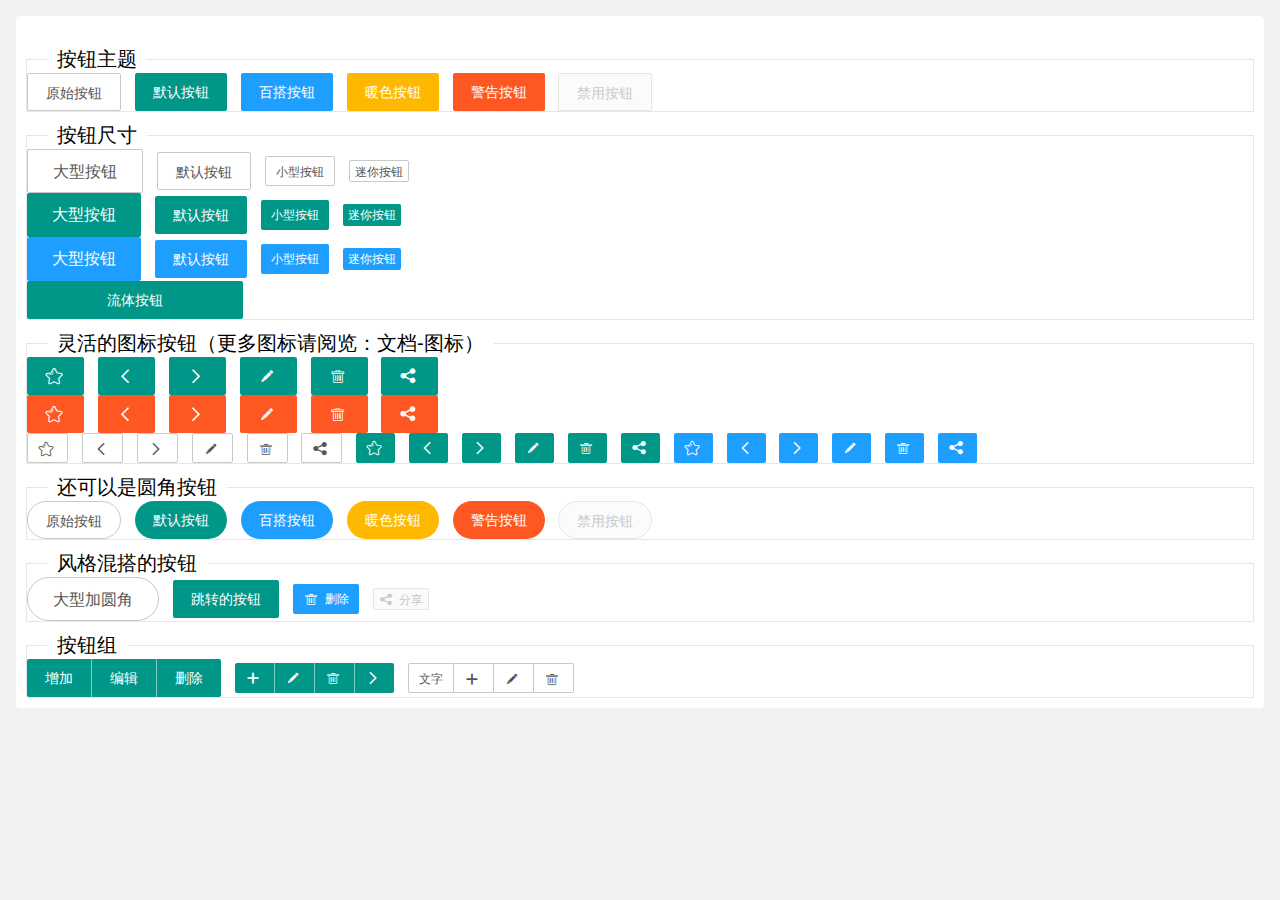
<file: static/layuimini/page/button.html>
<!DOCTYPE html>
<html>
<head>
    <meta charset="utf-8">
    <title>layui</title>
    <meta name="renderer" content="webkit">
    <meta http-equiv="X-UA-Compatible" content="IE=edge,chrome=1">
    <meta name="viewport" content="width=device-width, initial-scale=1, maximum-scale=1">
    <link rel="stylesheet" href="../lib/layui-v2.5.5/css/layui.css" media="all">
    <link rel="stylesheet" href="../css/public.css" media="all">
    <style>
      .site-demo-button{margin: 10px 0 10px 0}
    </style>
</head>
<body>
<div class="layuimini-container">
    <div class="layuimini-main">
        <fieldset class="layui-elem-field site-demo-button" style="margin-top: 30px;">
            <legend>按钮主题</legend>
            <div>
                <button type="button" class="layui-btn layui-btn-primary">原始按钮</button>
                <button type="button" class="layui-btn">默认按钮</button>
                <button type="button" class="layui-btn layui-btn-normal">百搭按钮</button>
                <button type="button" class="layui-btn layui-btn-warm">暖色按钮</button>
                <button type="button" class="layui-btn layui-btn-danger">警告按钮</button>
                <button type="button" class="layui-btn layui-btn-disabled">禁用按钮</button>
            </div>
        </fieldset>
        <fieldset class="layui-elem-field site-demo-button">
            <legend>按钮尺寸</legend>
            <div>
                <button type="button" class="layui-btn layui-btn-primary layui-btn-lg">大型按钮</button>
                <button type="button" class="layui-btn layui-btn-primary">默认按钮</button>
                <button type="button" class="layui-btn layui-btn-primary layui-btn-sm">小型按钮</button>
                <button type="button" class="layui-btn layui-btn-primary layui-btn-xs">迷你按钮</button>

                <br>

                <button type="button" class="layui-btn layui-btn-lg">大型按钮</button>
                <button type="button" class="layui-btn">默认按钮</button>
                <button type="button" class="layui-btn layui-btn-sm">小型按钮</button>
                <button type="button" class="layui-btn layui-btn-xs">迷你按钮</button>

                <br>

                <button type="button" class="layui-btn layui-btn-lg layui-btn-normal">大型按钮</button>
                <button type="button" class="layui-btn layui-btn-normal">默认按钮</button>
                <button type="button" class="layui-btn layui-btn-sm layui-btn-normal">小型按钮</button>
                <button type="button" class="layui-btn layui-btn-xs layui-btn-normal">迷你按钮</button>

                <br>

                <div style="width: 216px; margin: 0;">
                    <button type="button" class="layui-btn layui-btn-fluid">流体按钮</button>
                </div>
            </div>
        </fieldset>
        <fieldset class="layui-elem-field site-demo-button">
            <legend>灵活的图标按钮（更多图标请阅览：文档-图标）</legend>
            <div>
                <button type="button" class="layui-btn"><i class="layui-icon"></i></button>
                <button type="button" class="layui-btn"><i class="layui-icon"></i></button>
                <button type="button" class="layui-btn"><i class="layui-icon"></i></button>
                <button type="button" class="layui-btn"><i class="layui-icon"></i></button>
                <button type="button" class="layui-btn"><i class="layui-icon"></i></button>
                <button type="button" class="layui-btn"><i class="layui-icon"></i></button>

                <br>

                <button type="button" class="layui-btn layui-btn-danger"><i class="layui-icon"></i></button>
                <button type="button" class="layui-btn layui-btn-danger"><i class="layui-icon"></i></button>
                <button type="button" class="layui-btn layui-btn-danger"><i class="layui-icon"></i></button>
                <button type="button" class="layui-btn layui-btn-danger"><i class="layui-icon"></i></button>
                <button type="button" class="layui-btn layui-btn-danger"><i class="layui-icon"></i></button>
                <button type="button" class="layui-btn layui-btn-danger"><i class="layui-icon"></i></button>

                <br>

                <button type="button" class="layui-btn layui-btn-primary layui-btn-sm"><i class="layui-icon"></i></button>
                <button type="button" class="layui-btn layui-btn-primary layui-btn-sm"><i class="layui-icon"></i></button>
                <button type="button" class="layui-btn layui-btn-primary layui-btn-sm"><i class="layui-icon"></i></button>
                <button type="button" class="layui-btn layui-btn-primary layui-btn-sm"><i class="layui-icon"></i></button>
                <button type="button" class="layui-btn layui-btn-primary layui-btn-sm"><i class="layui-icon"></i></button>
                <button type="button" class="layui-btn layui-btn-primary layui-btn-sm"><i class="layui-icon"></i></button>

                <button type="button" class="layui-btn layui-btn-sm"><i class="layui-icon"></i></button>
                <button type="button" class="layui-btn layui-btn-sm"><i class="layui-icon"></i></button>
                <button type="button" class="layui-btn layui-btn-sm"><i class="layui-icon"></i></button>
                <button type="button" class="layui-btn layui-btn-sm"><i class="layui-icon"></i></button>
                <button type="button" class="layui-btn layui-btn-sm"><i class="layui-icon"></i></button>
                <button type="button" class="layui-btn layui-btn-sm"><i class="layui-icon"></i></button>

                <button type="button" class="layui-btn layui-btn-normal layui-btn-sm"><i class="layui-icon"></i></button>
                <button type="button" class="layui-btn layui-btn-normal layui-btn-sm"><i class="layui-icon"></i></button>
                <button type="button" class="layui-btn layui-btn-normal layui-btn-sm"><i class="layui-icon"></i></button>
                <button type="button" class="layui-btn layui-btn-normal layui-btn-sm"><i class="layui-icon"></i></button>
                <button type="button" class="layui-btn layui-btn-normal layui-btn-sm"><i class="layui-icon"></i></button>
                <button type="button" class="layui-btn layui-btn-normal layui-btn-sm"><i class="layui-icon"></i></button>
            </div>
        </fieldset>
        <fieldset class="layui-elem-field site-demo-button">
            <legend>还可以是圆角按钮</legend>
            <div>
                <button type="button" class="layui-btn layui-btn-primary layui-btn-radius">原始按钮</button>
                <button type="button" class="layui-btn layui-btn-radius">默认按钮</button>
                <button type="button" class="layui-btn layui-btn-normal layui-btn-radius">百搭按钮</button>
                <button type="button" class="layui-btn layui-btn-warm layui-btn-radius">暖色按钮</button>
                <button type="button" class="layui-btn layui-btn-danger layui-btn-radius">警告按钮</button>
                <button type="button" class="layui-btn layui-btn-disabled layui-btn-radius">禁用按钮</button>
            </div>
        </fieldset>
        <fieldset class="layui-elem-field site-demo-button">
            <legend>风格混搭的按钮</legend>
            <div>
                <button type="button" class="layui-btn layui-btn-lg layui-btn-primary layui-btn-radius">大型加圆角</button>
                <a href="http://www.layui.com/doc/element/button.html" class="layui-btn" target="_blank">跳转的按钮</a>
                <button type="button" class="layui-btn layui-btn-sm layui-btn-normal"><i class="layui-icon"></i> 删除</button>
                <button type="button" class="layui-btn layui-btn-xs layui-btn-disabled"><i class="layui-icon"></i> 分享</button>
            </div>
        </fieldset>

        <fieldset class="layui-elem-field site-demo-button">
            <legend>按钮组</legend>
            <div class="layui-btn-group">
                <button type="button" class="layui-btn">增加</button>
                <button type="button" class="layui-btn ">编辑</button>
                <button type="button" class="layui-btn">删除</button>
            </div>
            <div class="layui-btn-group">
                <button type="button" class="layui-btn layui-btn-sm"><i class="layui-icon"></i></button>
                <button type="button" class="layui-btn layui-btn-sm"><i class="layui-icon"></i></button>
                <button type="button" class="layui-btn layui-btn-sm"><i class="layui-icon"></i></button>
                <button type="button" class="layui-btn layui-btn-sm"><i class="layui-icon"></i></button>
            </div>
            <div class="layui-btn-group">
                <button type="button" class="layui-btn layui-btn-primary layui-btn-sm">文字</button>
                <button type="button" class="layui-btn layui-btn-primary layui-btn-sm"><i class="layui-icon"></i></button>
                <button type="button" class="layui-btn layui-btn-primary layui-btn-sm"><i class="layui-icon"></i></button>
                <button type="button" class="layui-btn layui-btn-primary layui-btn-sm"><i class="layui-icon"></i></button>
            </div>
        </fieldset>
    </div>
</div>

<script src="../lib/layui-v2.5.5/layui.js" charset="utf-8"></script>
<!-- 注意：如果你直接复制所有代码到本地，上述js路径需要改成你本地的 -->
</body>
</html>
</file>
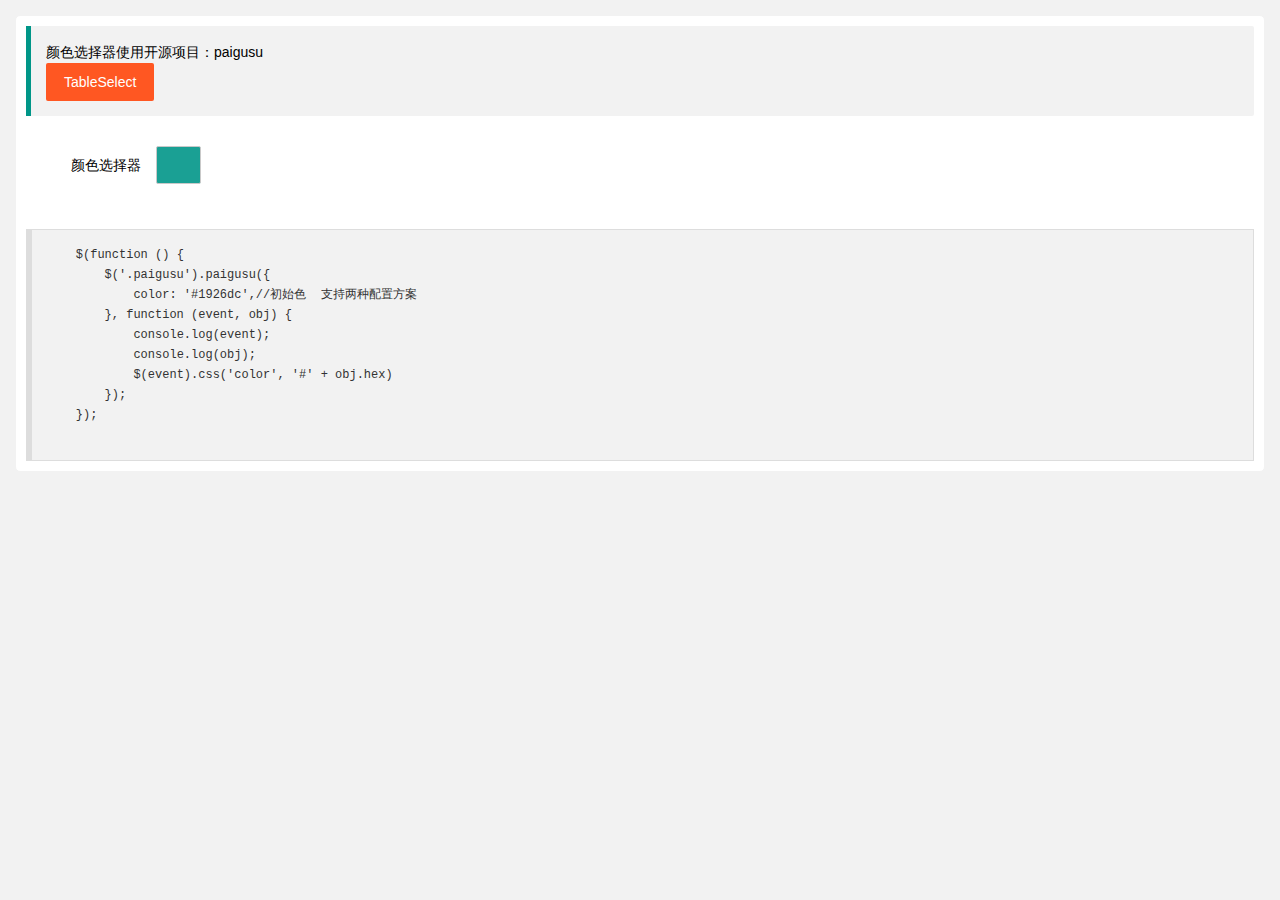
<file: static/layuimini/page/color-select.html>
<!DOCTYPE html>
<html lang="en">
<head>
    <meta charset="UTF-8">
    <title>颜色选择器</title>
    <link rel="stylesheet" href="../lib/layui-v2.5.5/css/layui.css" media="all">
    <link rel="stylesheet" href="../css/public.css" media="all">
</head>
<body>
<div class="layuimini-container">
    <div class="layuimini-main">

        <blockquote class="layui-elem-quote">
            颜色选择器使用开源项目：paigusu<br>
            <a href="http://www.jq22.com/jquery-info20030" target="_blank" class="layui-btn layui-btn-danger">TableSelect</a>
        </blockquote>

        <form class="layui-form" action="" style="padding:20px;">
            <div class="layui-form-item">
                <label class="layui-form-label">颜色选择器</label>
                <div class="layui-input-inline">
                    <input type="hidden" name="test_color" value="#1aa094">
                    <span class="layui-btn layui-btn-primary test-select-color" style="padding:0 12px;min-width:45px;background-color: #1aa094;"></span>
                </div>
            </div>
        </form>

        <pre class="layui-code">
    $(function () {
        $('.paigusu').paigusu({
            color: '#1926dc',//初始色  支持两种配置方案
        }, function (event, obj) {
            console.log(event);
            console.log(obj);
            $(event).css('color', '#' + obj.hex)
        });
    });
        </pre>
    </div>
</div>
<script src="../lib/layui-v2.5.5/layui.js" charset="utf-8"></script>
<script src="../lib/jquery-3.4.1/jquery-3.4.1.min.js" charset="utf-8"></script>
<script src="../lib/jq-module/paigusu.min.js" charset="utf-8"></script>
<script>
    $(function () {
        $('.test-select-color').paigusu({
            color: '#1aa094',//初始色  支持两种配置方案
        }, function (event, obj) {
            console.log(event);
            console.log(obj);
            $(event).css('background-color', '#' + obj.hex);
            $('input[name="test_color"]').val('#' + obj.hex);
        });
    });
</script>
</body>
</html>
</file>
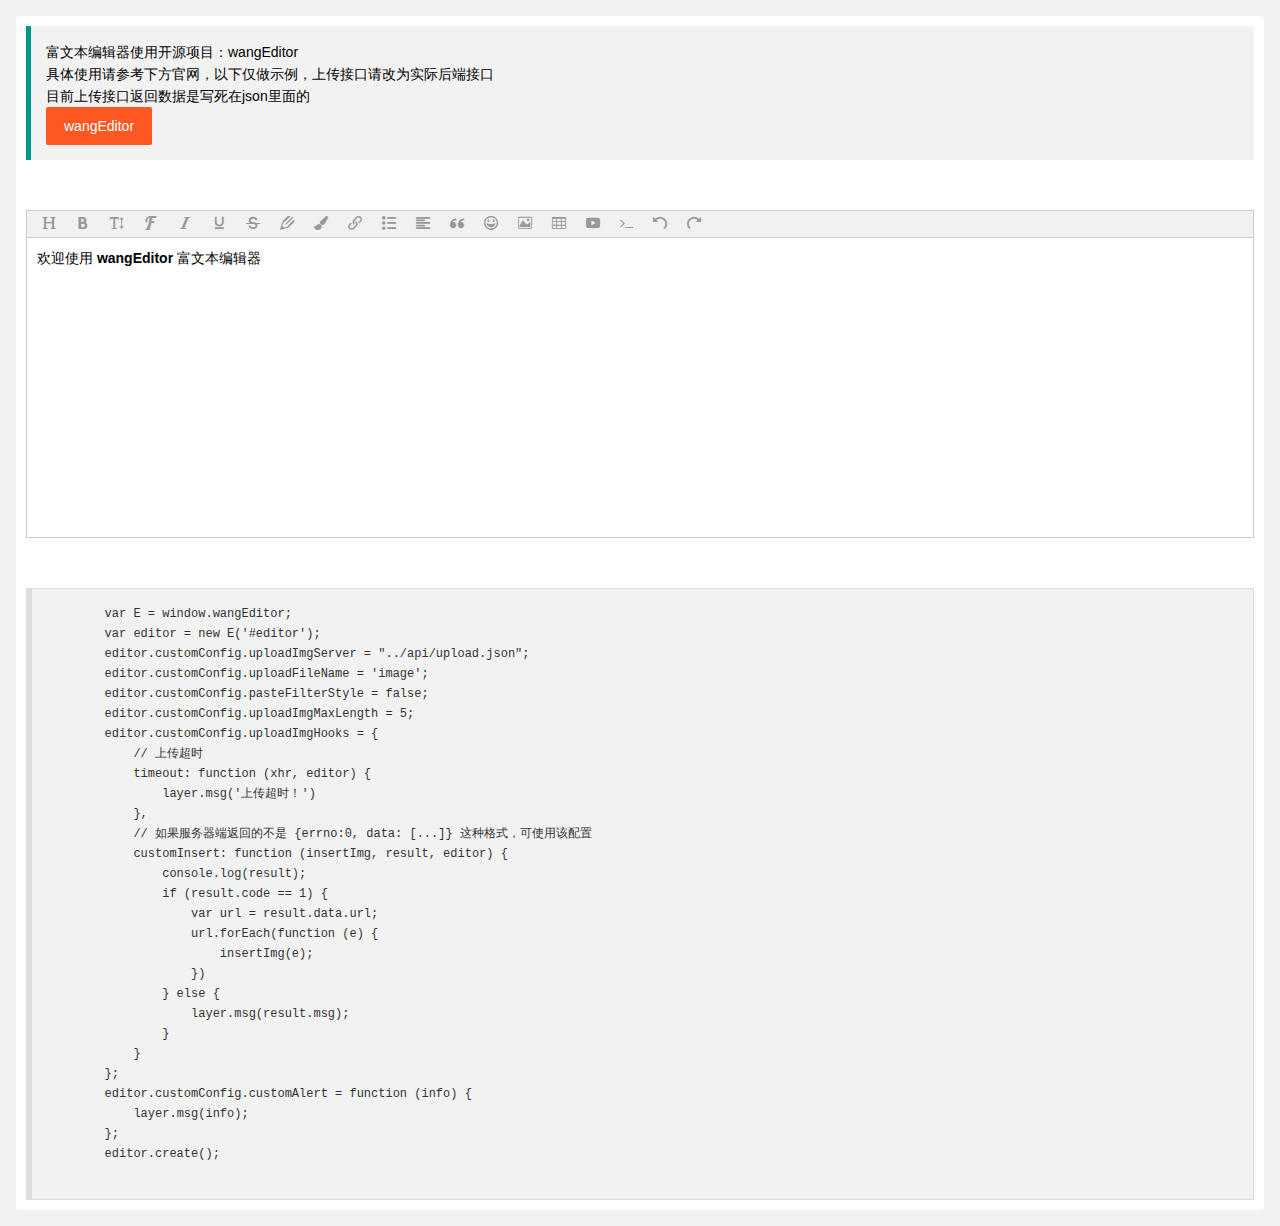
<file: static/layuimini/page/editor.html>
<!DOCTYPE html>
<html>
<head>
    <meta charset="utf-8">
    <title>富文本编辑器</title>
    <meta name="renderer" content="webkit">
    <meta http-equiv="X-UA-Compatible" content="IE=edge,chrome=1">
    <meta name="viewport" content="width=device-width, initial-scale=1, maximum-scale=1">
    <link rel="stylesheet" href="../lib/layui-v2.5.5/css/layui.css" media="all">
    <link rel="stylesheet" href="../css/public.css" media="all">
</head>
<body>
<div class="layuimini-container">
    <div class="layuimini-main">

        <blockquote class="layui-elem-quote">
            富文本编辑器使用开源项目：wangEditor<br>
            具体使用请参考下方官网，以下仅做示例，上传接口请改为实际后端接口<br>
            目前上传接口返回数据是写死在json里面的<br>
            <a href="http://www.wangeditor.com" target="_blank" class="layui-btn layui-btn-danger">wangEditor</a>
        </blockquote>

        <div id="editor" style="margin: 50px 0 50px 0">
            <p>欢迎使用 <b>wangEditor</b> 富文本编辑器</p>
        </div>

        <pre class="layui-code">
        var E = window.wangEditor;
        var editor = new E('#editor');
        editor.customConfig.uploadImgServer = "../api/upload.json";
        editor.customConfig.uploadFileName = 'image';
        editor.customConfig.pasteFilterStyle = false;
        editor.customConfig.uploadImgMaxLength = 5;
        editor.customConfig.uploadImgHooks = {
            // 上传超时
            timeout: function (xhr, editor) {
                layer.msg('上传超时！')
            },
            // 如果服务器端返回的不是 {errno:0, data: [...]} 这种格式，可使用该配置
            customInsert: function (insertImg, result, editor) {
                console.log(result);
                if (result.code == 1) {
                    var url = result.data.url;
                    url.forEach(function (e) {
                        insertImg(e);
                    })
                } else {
                    layer.msg(result.msg);
                }
            }
        };
        editor.customConfig.customAlert = function (info) {
            layer.msg(info);
        };
        editor.create();
        </pre>

    </div>
</div>

<!-- 注意， 只需要引用 JS，无需引用任何 CSS ！！！-->
<script src="../lib/layui-v2.5.5/layui.js" charset="utf-8"></script>
<script src="../js/lay-config.js?v=1.0.4" charset="utf-8"></script>
<script type="text/javascript">
    layui.use(['layer','wangEditor'], function () {
        var $ = layui.jquery,
            layer = layui.layer,
            wangEditor = layui.wangEditor;

        var editor = new wangEditor('#editor');
        editor.customConfig.uploadImgServer = "../api/upload.json";
        editor.customConfig.uploadFileName = 'image';
        editor.customConfig.pasteFilterStyle = false;
        editor.customConfig.uploadImgMaxLength = 5;
        editor.customConfig.uploadImgHooks = {
            // 上传超时
            timeout: function (xhr, editor) {
                layer.msg('上传超时！')
            },
            // 如果服务器端返回的不是 {errno:0, data: [...]} 这种格式，可使用该配置
            customInsert: function (insertImg, result, editor) {
                console.log(result);
                if (result.code == 1) {
                    var url = result.data.url;
                    url.forEach(function (e) {
                        insertImg(e);
                    })
                } else {
                    layer.msg(result.msg);
                }
            }
        };
        editor.customConfig.customAlert = function (info) {
            layer.msg(info);
        };
        editor.create();

    });
</script>
</body>
</html>
</file>
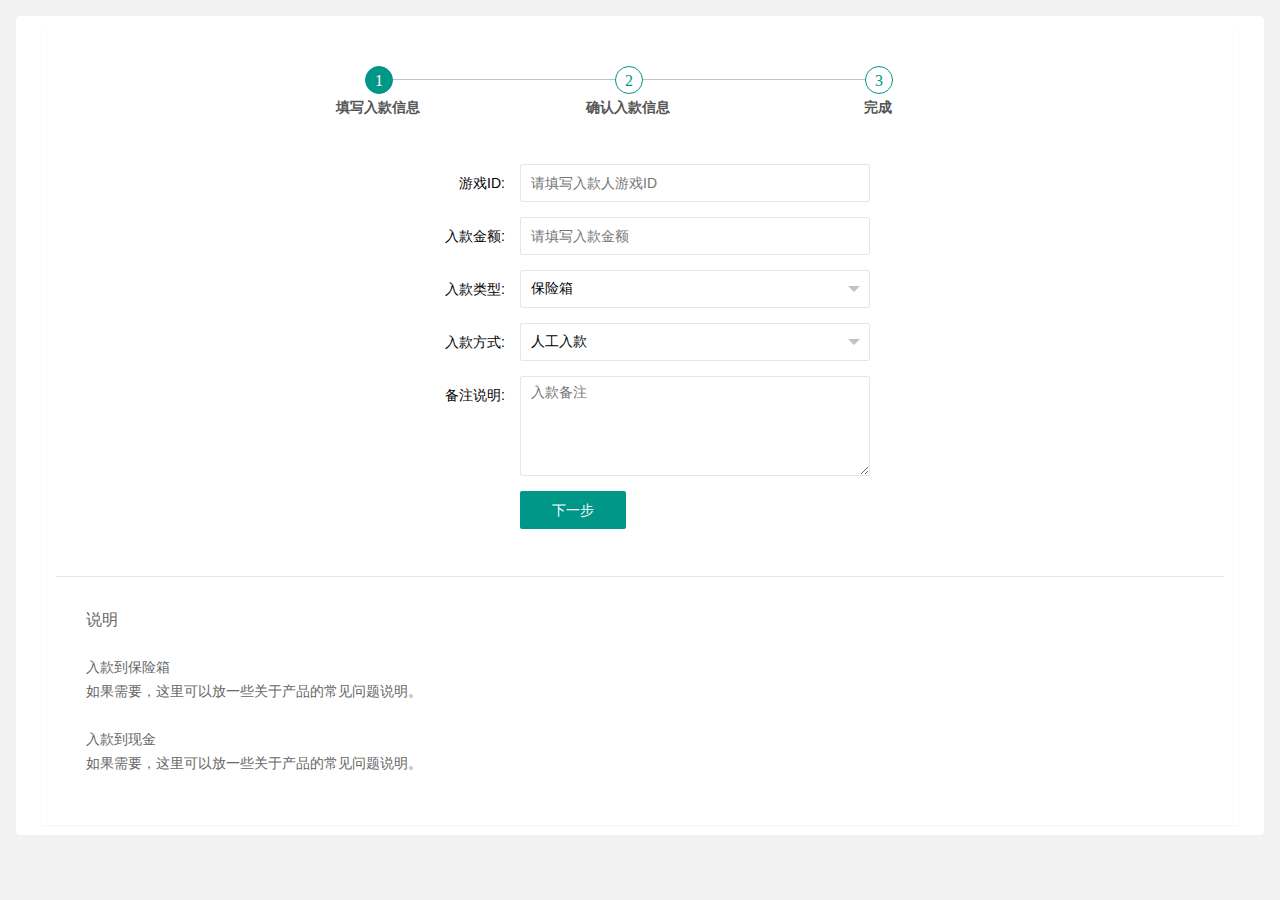
<file: static/layuimini/page/form-step.html>
<!DOCTYPE html>
<html>
<head>
    <meta charset="utf-8">
    <title>分步表单</title>
    <meta name="renderer" content="webkit">
    <meta http-equiv="X-UA-Compatible" content="IE=edge,chrome=1">
    <meta name="viewport" content="width=device-width, initial-scale=1, maximum-scale=1">
    <link rel="stylesheet" href="../lib/layui-v2.5.5/css/layui.css" media="all">
    <link rel="stylesheet" href="../css/public.css" media="all">
    <link rel="stylesheet" href="../js/lay-module/step-lay/step.css" media="all">
</head>
<body>
<div class="layuimini-container">
    <div class="layuimini-main">

        <div class="layui-fluid">
            <div class="layui-card">
                <div class="layui-card-body" style="padding-top: 40px;">
                    <div class="layui-carousel" id="stepForm" lay-filter="stepForm" style="margin: 0 auto;">
                        <div carousel-item>
                            <div>
                                <form class="layui-form" style="margin: 0 auto;max-width: 460px;padding-top: 40px;">
                                    <div class="layui-form-item">
                                        <label class="layui-form-label">游戏ID:</label>
                                        <div class="layui-input-block">
                                            <input type="text" placeholder="请填写入款人游戏ID" class="layui-input" lay-verify="number" required />

                                        </div>
                                    </div>
                                    <div class="layui-form-item">
                                        <label class="layui-form-label">入款金额:</label>
                                        <div class="layui-input-block">
                                            <input type="number" placeholder="请填写入款金额" value="" class="layui-input" lay-verify="number" required>
                                        </div>
                                    </div>
                                    <div class="layui-form-item">
                                        <label class="layui-form-label">入款类型:</label>
                                        <div class="layui-input-block">
                                            <select lay-verify="required">
                                                <option value="1" selected>保险箱</option>
                                                <option value="2">现金</option>
                                            </select>
                                        </div>
                                    </div>
                                    <div class="layui-form-item">
                                        <label class="layui-form-label">入款方式:</label>
                                        <div class="layui-input-block">
                                            <select lay-verify="required">
                                                <option value="1" selected>人工入款</option>
                                                <option value="2">修正</option>
                                                <option value="3">活动</option>
                                                <option value="4">佣金</option>
                                            </select>
                                        </div>
                                    </div>
                                    <div class="layui-form-item">
                                        <label class="layui-form-label">备注说明:</label>
                                        <div class="layui-input-block">
                                            <textarea placeholder="入款备注" value="" class="layui-textarea"></textarea>
                                        </div>
                                    </div>
                                    <div class="layui-form-item">
                                        <div class="layui-input-block">
                                            <button class="layui-btn" lay-submit lay-filter="formStep">
                                                &emsp;下一步&emsp;
                                            </button>
                                        </div>
                                    </div>
                                </form>
                            </div>
                            <div>
                                <form class="layui-form" style="margin: 0 auto;max-width: 460px;padding-top: 40px;">
                                    <div class="layui-form-item">
                                        <label class="layui-form-label">游戏ID:</label>
                                        <div class="layui-input-block">
                                            <div class="layui-form-mid layui-word-aux">639537</div>
                                        </div>
                                    </div>
                                    <div class="layui-form-item">
                                        <label class="layui-form-label">账户余额:</label>
                                        <div class="layui-input-block">
                                            <div class="layui-form-mid layui-word-aux">3000 元（保险箱：1000，现金：2000）</div>
                                        </div>
                                    </div>
                                    <div class="layui-form-item">
                                        <label class="layui-form-label">入款金额:</label>
                                        <div class="layui-input-block">
                                            <div class="layui-form-mid layui-word-aux">
                                                <span style="font-size: 18px;color: #333;">1800 元</span>
                                            </div>
                                        </div>
                                    </div>
                                    <div class="layui-form-item">
                                        <label class="layui-form-label">入款类型:</label>
                                        <div class="layui-input-block">
                                            <div class="layui-form-mid layui-word-aux">保险箱</div>
                                        </div>
                                    </div>
                                    <div class="layui-form-item">
                                        <label class="layui-form-label">入款方式:</label>
                                        <div class="layui-input-block">
                                            <div class="layui-form-mid layui-word-aux">人工入款</div>
                                        </div>
                                    </div>
                                    <div class="layui-form-item">
                                        <label class="layui-form-label">备注说明:</label>
                                        <div class="layui-input-block">
                                            <div class="layui-form-mid layui-word-aux">备注说明</div>
                                        </div>
                                    </div>
                                    <div class="layui-form-item">
                                        <div class="layui-input-block">
                                            <button type="button" class="layui-btn layui-btn-primary pre">上一步</button>
                                            <button class="layui-btn" lay-submit lay-filter="formStep2">
                                                &emsp;确认入款&emsp;
                                            </button>
                                        </div>
                                    </div>
                                </form>
                            </div>
                            <div>
                                <div style="text-align: center;margin-top: 90px;">
                                    <i class="layui-icon layui-circle"
                                       style="color: white;font-size:30px;font-weight:bold;background: #52C41A;padding: 20px;line-height: 80px;">&#xe605;</i>
                                    <div style="font-size: 24px;color: #333;font-weight: 500;margin-top: 30px;">
                                        入款成功
                                    </div>
                                    <div style="font-size: 14px;color: #666;margin-top: 20px;">预计两小时到账</div>
                                </div>
                                <div style="text-align: center;margin-top: 50px;">
                                    <button class="layui-btn next">再入一笔</button>
                                    <button class="layui-btn layui-btn-primary">查看账单</button>
                                </div>
                            </div>
                        </div>
                    </div>
                    <hr>
                    <div style="color: #666;margin-top: 30px;margin-bottom: 40px;padding-left: 30px;">
                        <h3>说明</h3><br>
                        <h4>入款到保险箱</h4>
                        <p>如果需要，这里可以放一些关于产品的常见问题说明。</p>
                        <br><h4>入款到现金</h4>
                        <p>如果需要，这里可以放一些关于产品的常见问题说明。</p>
                    </div>
                </div>
            </div>
        </div>

    </div>
</div>
<script src="../lib/layui-v2.5.5/layui.js" charset="utf-8"></script>
<script src="../js/lay-config.js?v=1.0.4" charset="utf-8"></script>
<script>
    layui.use([ 'form', 'step'], function () {
        var $ = layui.$,
            form = layui.form,
            step = layui.step;

        step.render({
            elem: '#stepForm',
            filter: 'stepForm',
            width: '100%', //设置容器宽度
            stepWidth: '750px',
            height: '500px',
            stepItems: [{
                title: '填写入款信息'
            }, {
                title: '确认入款信息'
            }, {
                title: '完成'
            }]
        });


        form.on('submit(formStep)', function (data) {
            step.next('#stepForm');
            return false;
        });

        form.on('submit(formStep2)', function (data) {
            step.next('#stepForm');
            return false;
        });

        $('.pre').click(function () {
            step.pre('#stepForm');
        });

        $('.next').click(function () {
            step.next('#stepForm');
        });
    })
</script>
</body>
</html>
</file>
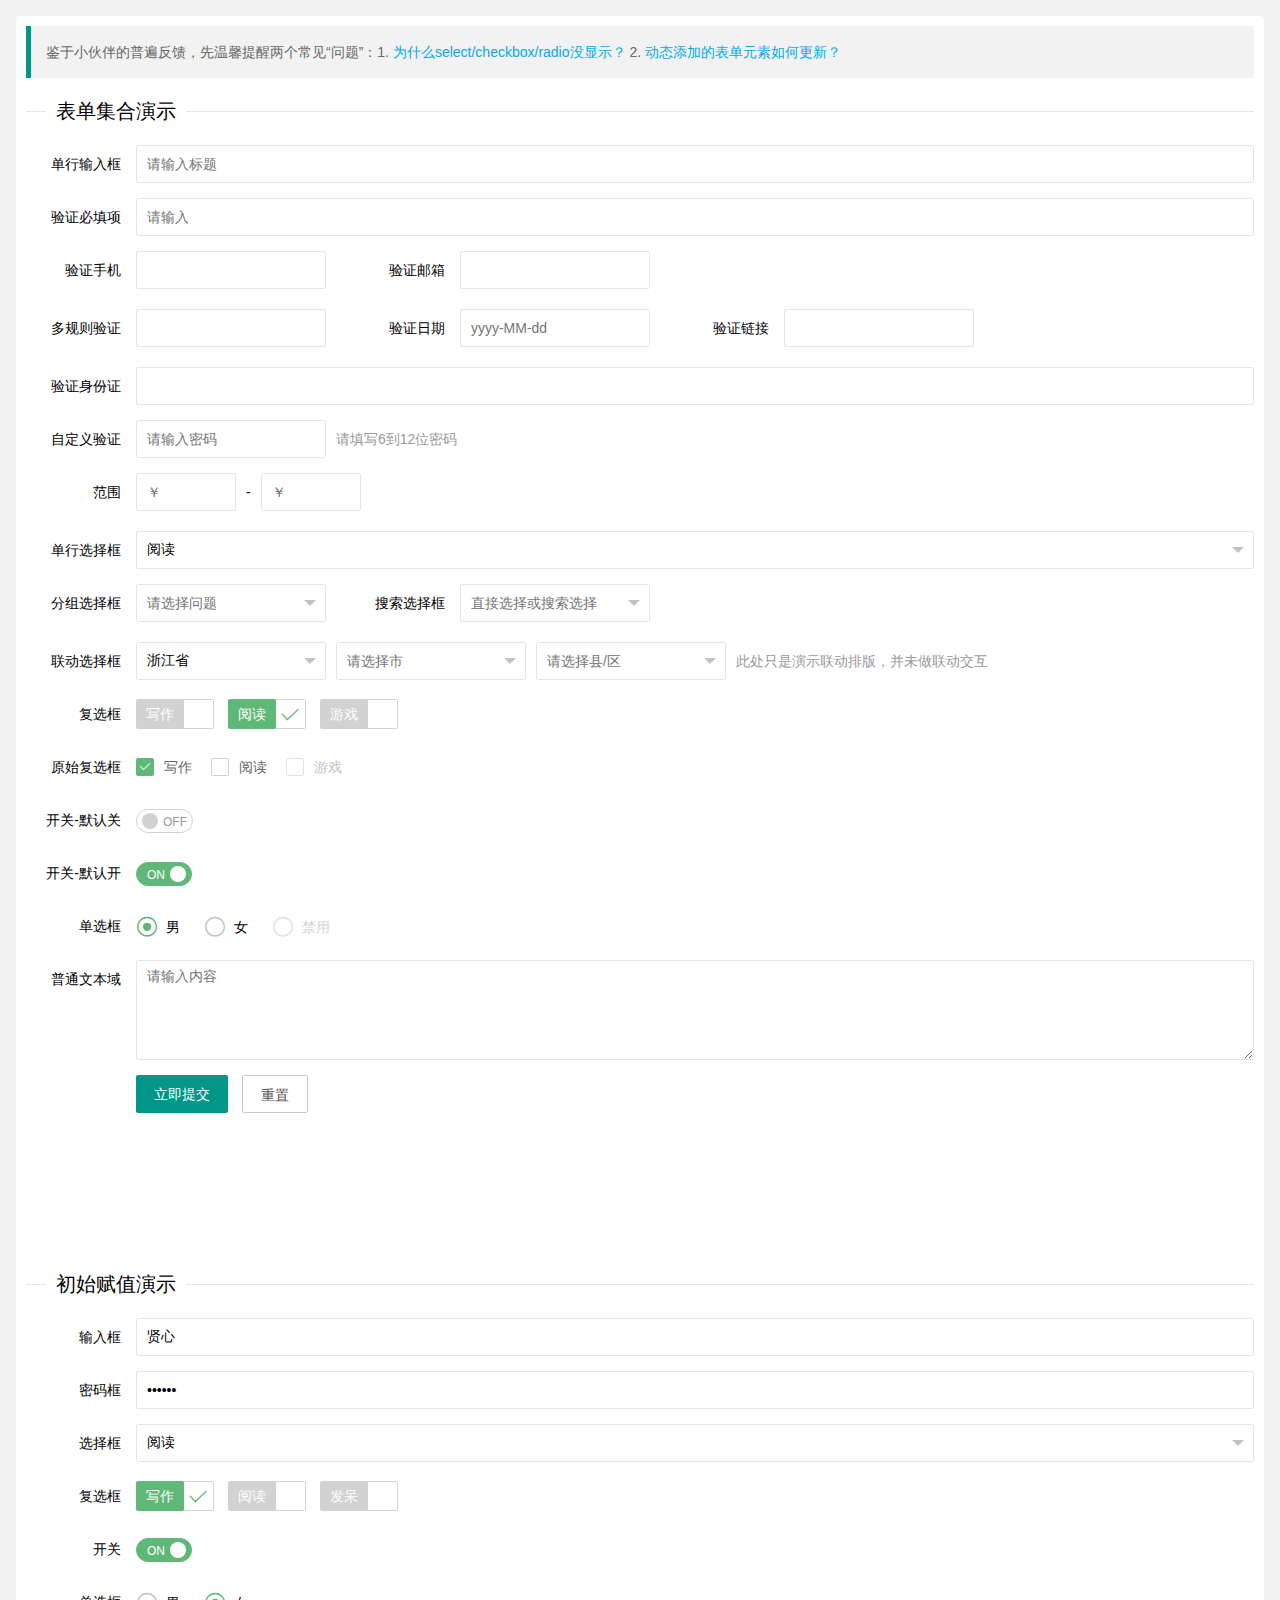
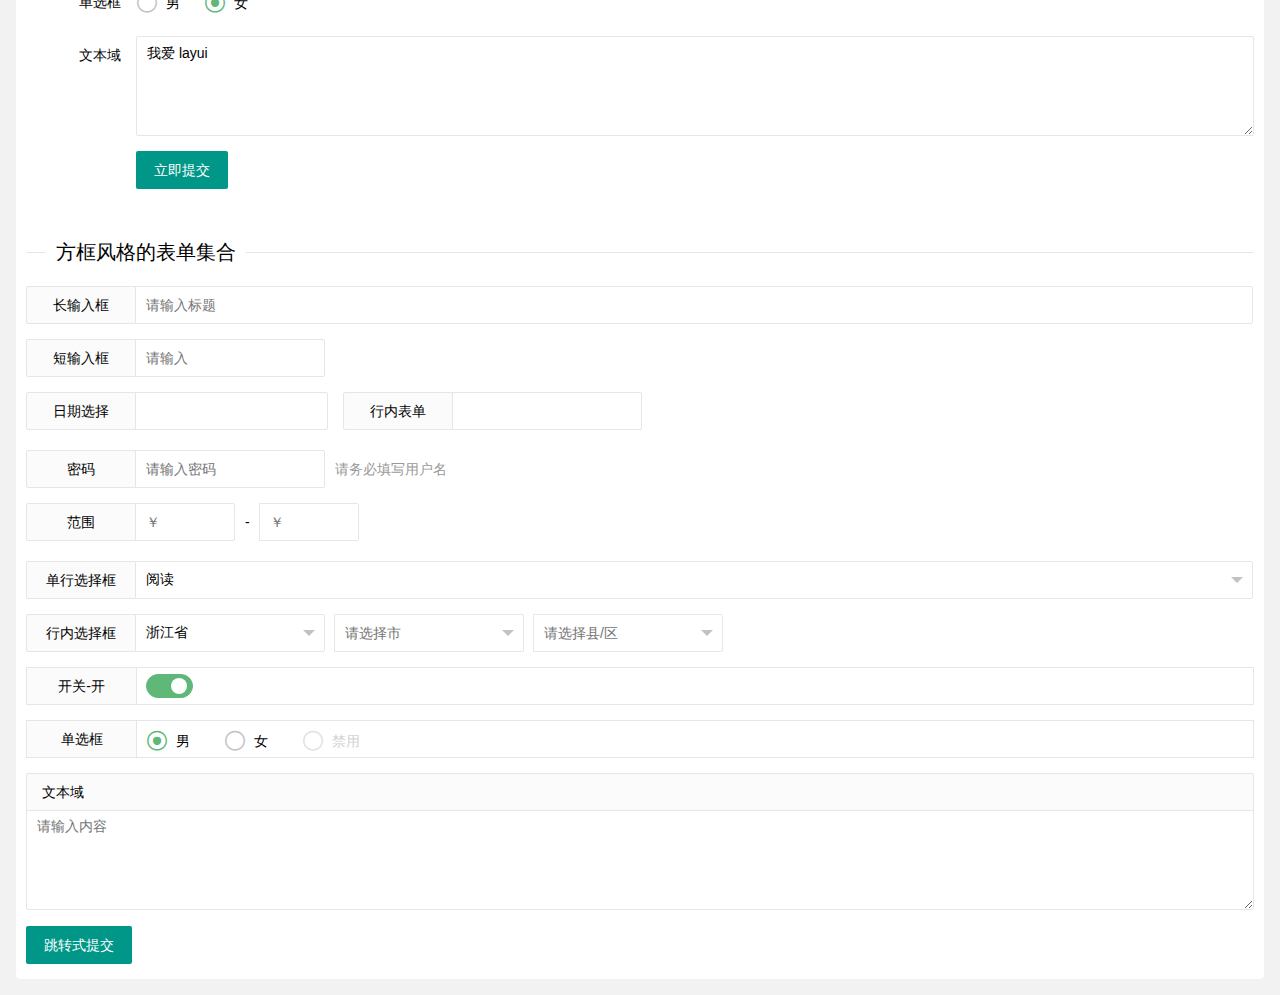
<file: static/layuimini/page/form.html>
<!DOCTYPE html>
<html>
<head>
    <meta charset="utf-8">
    <title>layui</title>
    <meta name="renderer" content="webkit">
    <meta http-equiv="X-UA-Compatible" content="IE=edge,chrome=1">
    <meta name="viewport" content="width=device-width, initial-scale=1, maximum-scale=1">
    <link rel="stylesheet" href="../lib/layui-v2.5.5/css/layui.css" media="all">
    <link rel="stylesheet" href="../css/public.css" media="all">
</head>
<body>
<div class="layuimini-container">
    <div class="layuimini-main">

        <blockquote class="layui-elem-quote layui-text">
            鉴于小伙伴的普遍反馈，先温馨提醒两个常见“问题”：1. <a href="/doc/base/faq.html#form" target="_blank">为什么select/checkbox/radio没显示？</a> 2. <a href="/doc/modules/form.html#render" target="_blank">动态添加的表单元素如何更新？</a>
        </blockquote>

        <fieldset class="layui-elem-field layui-field-title" style="margin-top: 20px;">
            <legend>表单集合演示</legend>
        </fieldset>

        <form class="layui-form" action="">
            <div class="layui-form-item">
                <label class="layui-form-label">单行输入框</label>
                <div class="layui-input-block">
                    <input type="text" name="title" lay-verify="title" autocomplete="off" placeholder="请输入标题" class="layui-input">
                </div>
            </div>
            <div class="layui-form-item">
                <label class="layui-form-label">验证必填项</label>
                <div class="layui-input-block">
                    <input type="text" name="username" lay-verify="required" lay-reqtext="用户名是必填项，岂能为空？" placeholder="请输入" autocomplete="off" class="layui-input">
                </div>
            </div>

            <div class="layui-form-item">
                <div class="layui-inline">
                    <label class="layui-form-label">验证手机</label>
                    <div class="layui-input-inline">
                        <input type="tel" name="phone" lay-verify="required|phone" autocomplete="off" class="layui-input">
                    </div>
                </div>
                <div class="layui-inline">
                    <label class="layui-form-label">验证邮箱</label>
                    <div class="layui-input-inline">
                        <input type="text" name="email" lay-verify="email" autocomplete="off" class="layui-input">
                    </div>
                </div>
            </div>

            <div class="layui-form-item">
                <div class="layui-inline">
                    <label class="layui-form-label">多规则验证</label>
                    <div class="layui-input-inline">
                        <input type="text" name="number" lay-verify="required|number" autocomplete="off" class="layui-input">
                    </div>
                </div>
                <div class="layui-inline">
                    <label class="layui-form-label">验证日期</label>
                    <div class="layui-input-inline">
                        <input type="text" name="date" id="date" lay-verify="date" placeholder="yyyy-MM-dd" autocomplete="off" class="layui-input">
                    </div>
                </div>
                <div class="layui-inline">
                    <label class="layui-form-label">验证链接</label>
                    <div class="layui-input-inline">
                        <input type="tel" name="url" lay-verify="url" autocomplete="off" class="layui-input">
                    </div>
                </div>
            </div>

            <div class="layui-form-item">
                <label class="layui-form-label">验证身份证</label>
                <div class="layui-input-block">
                    <input type="text" name="identity" lay-verify="identity" placeholder="" autocomplete="off" class="layui-input">
                </div>
            </div>
            <div class="layui-form-item">
                <label class="layui-form-label">自定义验证</label>
                <div class="layui-input-inline">
                    <input type="password" name="password" lay-verify="pass" placeholder="请输入密码" autocomplete="off" class="layui-input">
                </div>
                <div class="layui-form-mid layui-word-aux">请填写6到12位密码</div>
            </div>

            <div class="layui-form-item">
                <div class="layui-inline">
                    <label class="layui-form-label">范围</label>
                    <div class="layui-input-inline" style="width: 100px;">
                        <input type="text" name="price_min" placeholder="￥" autocomplete="off" class="layui-input">
                    </div>
                    <div class="layui-form-mid">-</div>
                    <div class="layui-input-inline" style="width: 100px;">
                        <input type="text" name="price_max" placeholder="￥" autocomplete="off" class="layui-input">
                    </div>
                </div>
            </div>

            <div class="layui-form-item">
                <label class="layui-form-label">单行选择框</label>
                <div class="layui-input-block">
                    <select name="interest" lay-filter="aihao">
                        <option value=""></option>
                        <option value="0">写作</option>
                        <option value="1" selected="">阅读</option>
                        <option value="2">游戏</option>
                        <option value="3">音乐</option>
                        <option value="4">旅行</option>
                    </select>
                </div>
            </div>


            <div class="layui-form-item">
                <div class="layui-inline">
                    <label class="layui-form-label">分组选择框</label>
                    <div class="layui-input-inline">
                        <select name="quiz">
                            <option value="">请选择问题</option>
                            <optgroup label="城市记忆">
                                <option value="你工作的第一个城市">你工作的第一个城市</option>
                            </optgroup>
                            <optgroup label="学生时代">
                                <option value="你的工号">你的工号</option>
                                <option value="你最喜欢的老师">你最喜欢的老师</option>
                            </optgroup>
                        </select>
                    </div>
                </div>
                <div class="layui-inline">
                    <label class="layui-form-label">搜索选择框</label>
                    <div class="layui-input-inline">
                        <select name="modules" lay-verify="required" lay-search="">
                            <option value="">直接选择或搜索选择</option>
                            <option value="1">layer</option>
                            <option value="2">form</option>
                            <option value="3">layim</option>
                            <option value="4">element</option>
                            <option value="5">laytpl</option>
                            <option value="6">upload</option>
                            <option value="7">laydate</option>
                            <option value="8">laypage</option>
                            <option value="9">flow</option>
                            <option value="10">util</option>
                            <option value="11">code</option>
                            <option value="12">tree</option>
                            <option value="13">layedit</option>
                            <option value="14">nav</option>
                            <option value="15">tab</option>
                            <option value="16">table</option>
                            <option value="17">select</option>
                            <option value="18">checkbox</option>
                            <option value="19">switch</option>
                            <option value="20">radio</option>
                        </select>
                    </div>
                </div>
            </div>

            <div class="layui-form-item">
                <label class="layui-form-label">联动选择框</label>
                <div class="layui-input-inline">
                    <select name="quiz1">
                        <option value="">请选择省</option>
                        <option value="浙江" selected="">浙江省</option>
                        <option value="你的工号">江西省</option>
                        <option value="你最喜欢的老师">福建省</option>
                    </select>
                </div>
                <div class="layui-input-inline">
                    <select name="quiz2">
                        <option value="">请选择市</option>
                        <option value="杭州">杭州</option>
                        <option value="宁波" disabled="">宁波</option>
                        <option value="温州">温州</option>
                        <option value="温州">台州</option>
                        <option value="温州">绍兴</option>
                    </select>
                </div>
                <div class="layui-input-inline">
                    <select name="quiz3">
                        <option value="">请选择县/区</option>
                        <option value="西湖区">西湖区</option>
                        <option value="余杭区">余杭区</option>
                        <option value="拱墅区">临安市</option>
                    </select>
                </div>
                <div class="layui-form-mid layui-word-aux">此处只是演示联动排版，并未做联动交互</div>
            </div>

            <div class="layui-form-item">
                <label class="layui-form-label">复选框</label>
                <div class="layui-input-block">
                    <input type="checkbox" name="like[write]" title="写作">
                    <input type="checkbox" name="like[read]" title="阅读" checked="">
                    <input type="checkbox" name="like[game]" title="游戏">
                </div>
            </div>

            <div class="layui-form-item" pane="">
                <label class="layui-form-label">原始复选框</label>
                <div class="layui-input-block">
                    <input type="checkbox" name="like1[write]" lay-skin="primary" title="写作" checked="">
                    <input type="checkbox" name="like1[read]" lay-skin="primary" title="阅读">
                    <input type="checkbox" name="like1[game]" lay-skin="primary" title="游戏" disabled="">
                </div>
            </div>

            <div class="layui-form-item">
                <label class="layui-form-label">开关-默认关</label>
                <div class="layui-input-block">
                    <input type="checkbox" name="close" lay-skin="switch" lay-text="ON|OFF">
                </div>
            </div>
            <div class="layui-form-item">
                <label class="layui-form-label">开关-默认开</label>
                <div class="layui-input-block">
                    <input type="checkbox" checked="" name="open" lay-skin="switch" lay-filter="switchTest" lay-text="ON|OFF">
                </div>
            </div>
            <div class="layui-form-item">
                <label class="layui-form-label">单选框</label>
                <div class="layui-input-block">
                    <input type="radio" name="sex" value="男" title="男" checked="">
                    <input type="radio" name="sex" value="女" title="女">
                    <input type="radio" name="sex" value="禁" title="禁用" disabled="">
                </div>
            </div>
            <div class="layui-form-item layui-form-text">
                <label class="layui-form-label">普通文本域</label>
                <div class="layui-input-block">
                    <textarea placeholder="请输入内容" class="layui-textarea"></textarea>
                </div>
            </div>
            <!--<div class="layui-form-item layui-form-text">
              <label class="layui-form-label">编辑器</label>
              <div class="layui-input-block">
                <textarea class="layui-textarea layui-hide" name="content" lay-verify="content" id="LAY_demo_editor"></textarea>
              </div>
            </div>-->
            <div class="layui-form-item">
                <div class="layui-input-block">
                    <button class="layui-btn" lay-submit="" lay-filter="demo1">立即提交</button>
                    <button type="reset" class="layui-btn layui-btn-primary">重置</button>
                </div>
            </div>
        </form>

        <!-- 示例-970 -->
        <ins class="adsbygoogle" style="display:inline-block;width:970px;height:90px" data-ad-client="ca-pub-6111334333458862" data-ad-slot="3820120620"></ins>

        <fieldset class="layui-elem-field layui-field-title" style="margin-top: 50px;">
            <legend>初始赋值演示</legend>
        </fieldset>

        <form class="layui-form" action="" lay-filter="example">
            <div class="layui-form-item">
                <label class="layui-form-label">输入框</label>
                <div class="layui-input-block">
                    <input type="text" name="username" lay-verify="title" autocomplete="off" placeholder="请输入标题" class="layui-input">
                </div>
            </div>
            <div class="layui-form-item">
                <label class="layui-form-label">密码框</label>
                <div class="layui-input-block">
                    <input type="password" name="password" placeholder="请输入密码" autocomplete="off" class="layui-input">
                </div>
            </div>

            <div class="layui-form-item">
                <label class="layui-form-label">选择框</label>
                <div class="layui-input-block">
                    <select name="interest" lay-filter="aihao">
                        <option value=""></option>
                        <option value="0">写作</option>
                        <option value="1">阅读</option>
                        <option value="2">游戏</option>
                        <option value="3">音乐</option>
                        <option value="4">旅行</option>
                    </select>
                </div>
            </div>

            <div class="layui-form-item">
                <label class="layui-form-label">复选框</label>
                <div class="layui-input-block">
                    <input type="checkbox" name="like[write]" title="写作">
                    <input type="checkbox" name="like[read]" title="阅读">
                    <input type="checkbox" name="like[daze]" title="发呆">
                </div>
            </div>

            <div class="layui-form-item">
                <label class="layui-form-label">开关</label>
                <div class="layui-input-block">
                    <input type="checkbox" name="close" lay-skin="switch" lay-text="ON|OFF">
                </div>
            </div>

            <div class="layui-form-item">
                <label class="layui-form-label">单选框</label>
                <div class="layui-input-block">
                    <input type="radio" name="sex" value="男" title="男" checked="">
                    <input type="radio" name="sex" value="女" title="女">
                </div>
            </div>
            <div class="layui-form-item layui-form-text">
                <label class="layui-form-label">文本域</label>
                <div class="layui-input-block">
                    <textarea placeholder="请输入内容" class="layui-textarea" name="desc"></textarea>
                </div>
            </div>

            <div class="layui-form-item">
                <div class="layui-input-block">
                    <button class="layui-btn" lay-submit="" lay-filter="demo1">立即提交</button>
                </div>
            </div>
        </form>
        <fieldset class="layui-elem-field layui-field-title" style="margin-top: 50px;">
            <legend>方框风格的表单集合</legend>
        </fieldset>
        <form class="layui-form layui-form-pane" action="">
            <div class="layui-form-item">
                <label class="layui-form-label">长输入框</label>
                <div class="layui-input-block">
                    <input type="text" name="title" autocomplete="off" placeholder="请输入标题" class="layui-input">
                </div>
            </div>
            <div class="layui-form-item">
                <label class="layui-form-label">短输入框</label>
                <div class="layui-input-inline">
                    <input type="text" name="username" lay-verify="required" placeholder="请输入" autocomplete="off" class="layui-input">
                </div>
            </div>

            <div class="layui-form-item">
                <div class="layui-inline">
                    <label class="layui-form-label">日期选择</label>
                    <div class="layui-input-block">
                        <input type="text" name="date" id="date1" autocomplete="off" class="layui-input">
                    </div>
                </div>
                <div class="layui-inline">
                    <label class="layui-form-label">行内表单</label>
                    <div class="layui-input-inline">
                        <input type="text" name="number" autocomplete="off" class="layui-input">
                    </div>
                </div>
            </div>
            <div class="layui-form-item">
                <label class="layui-form-label">密码</label>
                <div class="layui-input-inline">
                    <input type="password" name="password" placeholder="请输入密码" autocomplete="off" class="layui-input">
                </div>
                <div class="layui-form-mid layui-word-aux">请务必填写用户名</div>
            </div>

            <div class="layui-form-item">
                <div class="layui-inline">
                    <label class="layui-form-label">范围</label>
                    <div class="layui-input-inline" style="width: 100px;">
                        <input type="text" name="price_min" placeholder="￥" autocomplete="off" class="layui-input">
                    </div>
                    <div class="layui-form-mid">-</div>
                    <div class="layui-input-inline" style="width: 100px;">
                        <input type="text" name="price_max" placeholder="￥" autocomplete="off" class="layui-input">
                    </div>
                </div>
            </div>

            <div class="layui-form-item">
                <label class="layui-form-label">单行选择框</label>
                <div class="layui-input-block">
                    <select name="interest" lay-filter="aihao">
                        <option value=""></option>
                        <option value="0">写作</option>
                        <option value="1" selected="">阅读</option>
                        <option value="2">游戏</option>
                        <option value="3">音乐</option>
                        <option value="4">旅行</option>
                    </select>
                </div>
            </div>

            <div class="layui-form-item">
                <label class="layui-form-label">行内选择框</label>
                <div class="layui-input-inline">
                    <select name="quiz1">
                        <option value="">请选择省</option>
                        <option value="浙江" selected="">浙江省</option>
                        <option value="你的工号">江西省</option>
                        <option value="你最喜欢的老师">福建省</option>
                    </select>
                </div>
                <div class="layui-input-inline">
                    <select name="quiz2">
                        <option value="">请选择市</option>
                        <option value="杭州">杭州</option>
                        <option value="宁波" disabled="">宁波</option>
                        <option value="温州">温州</option>
                        <option value="温州">台州</option>
                        <option value="温州">绍兴</option>
                    </select>
                </div>
                <div class="layui-input-inline">
                    <select name="quiz3">
                        <option value="">请选择县/区</option>
                        <option value="西湖区">西湖区</option>
                        <option value="余杭区">余杭区</option>
                        <option value="拱墅区">临安市</option>
                    </select>
                </div>
            </div>
            <div class="layui-form-item" pane="">
                <label class="layui-form-label">开关-开</label>
                <div class="layui-input-block">
                    <input type="checkbox" checked="" name="open" lay-skin="switch" lay-filter="switchTest" title="开关">
                </div>
            </div>
            <div class="layui-form-item" pane="">
                <label class="layui-form-label">单选框</label>
                <div class="layui-input-block">
                    <input type="radio" name="sex" value="男" title="男" checked="">
                    <input type="radio" name="sex" value="女" title="女">
                    <input type="radio" name="sex" value="禁" title="禁用" disabled="">
                </div>
            </div>
            <div class="layui-form-item layui-form-text">
                <label class="layui-form-label">文本域</label>
                <div class="layui-input-block">
                    <textarea placeholder="请输入内容" class="layui-textarea"></textarea>
                </div>
            </div>
            <div class="layui-form-item">
                <button class="layui-btn" lay-submit="" lay-filter="demo2">跳转式提交</button>
            </div>
        </form>
    </div>
</div>

<script src="../lib/layui-v2.5.5/layui.js" charset="utf-8"></script>
<!-- 注意：如果你直接复制所有代码到本地，上述js路径需要改成你本地的 -->
<script>
    layui.use(['form', 'layedit', 'laydate'], function () {
        var form = layui.form
            , layer = layui.layer
            , layedit = layui.layedit
            , laydate = layui.laydate;

        //日期
        laydate.render({
            elem: '#date'
        });
        laydate.render({
            elem: '#date1'
        });

        //创建一个编辑器
        var editIndex = layedit.build('LAY_demo_editor');

        //自定义验证规则
        form.verify({
            title: function (value) {
                if (value.length < 5) {
                    return '标题至少得5个字符啊';
                }
            }
            , pass: [
                /^[\S]{6,12}$/
                , '密码必须6到12位，且不能出现空格'
            ]
            , content: function (value) {
                layedit.sync(editIndex);
            }
        });

        //监听指定开关
        form.on('switch(switchTest)', function (data) {
            layer.msg('开关checked：' + (this.checked ? 'true' : 'false'), {
                offset: '6px'
            });
            layer.tips('温馨提示：请注意开关状态的文字可以随意定义，而不仅仅是ON|OFF', data.othis)
        });

        //监听提交
        form.on('submit(demo1)', function (data) {
            layer.alert(JSON.stringify(data.field), {
                title: '最终的提交信息'
            })
            return false;
        });

        //表单初始赋值
        form.val('example', {
            "username": "贤心" // "name": "value"
            , "password": "123456"
            , "interest": 1
            , "like[write]": true //复选框选中状态
            , "close": true //开关状态
            , "sex": "女"
            , "desc": "我爱 layui"
        })


    });
</script>

</body>
</html>
</file>
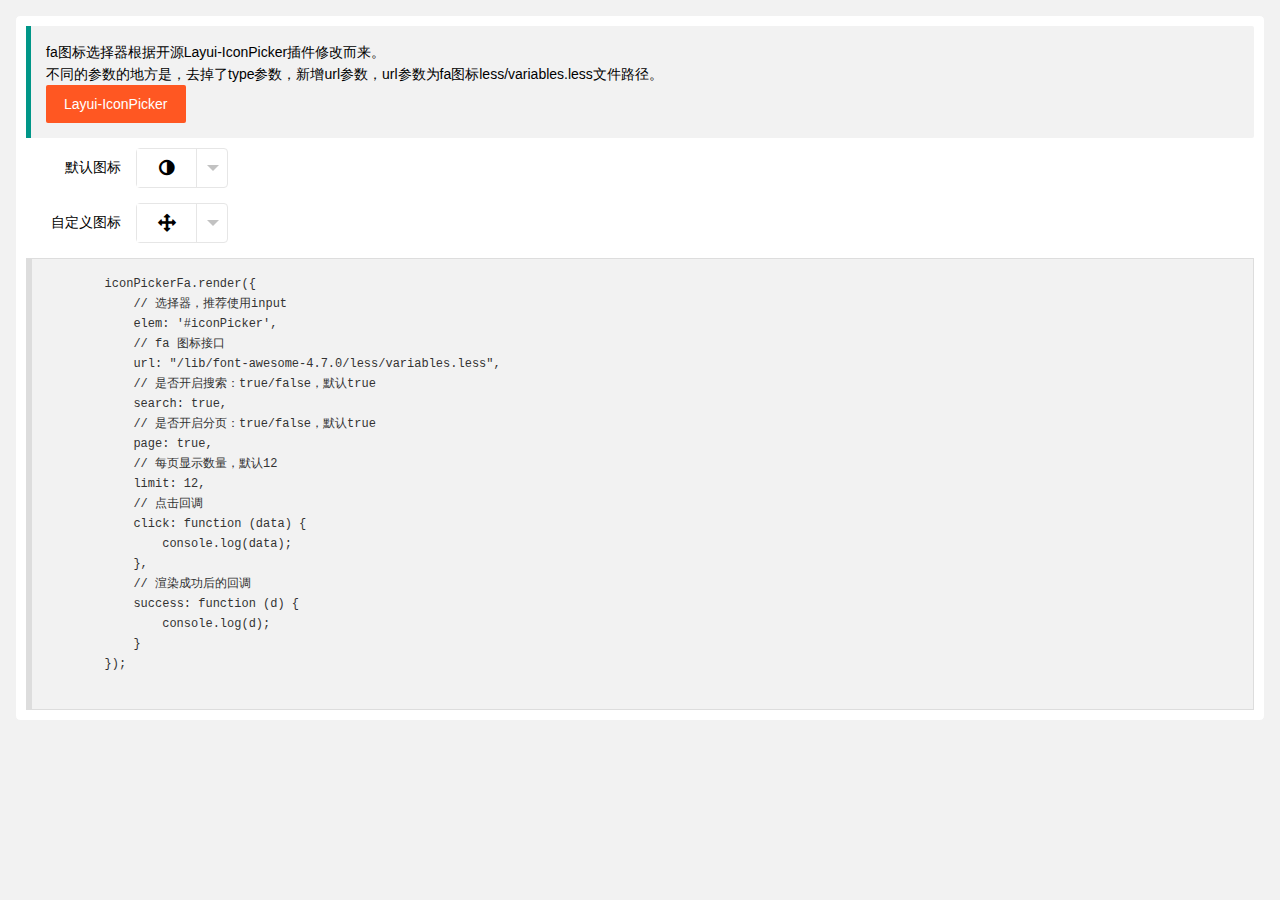
<file: static/layuimini/page/icon-picker.html>
<!DOCTYPE html>
<html lang="en">
<head>
    <meta charset="UTF-8">
    <title>图标选择器</title>
    <link rel="stylesheet" href="../lib/layui-v2.5.5/css/layui.css" media="all">
    <link rel="stylesheet" href="../lib/font-awesome-4.7.0/css/font-awesome.min.css" media="all">
    <link rel="stylesheet" href="../css/public.css" media="all">
    <style>
        .layui-iconpicker-body.layui-iconpicker-body-page .hide {display: none;}
    </style>
</head>
<body>
<div class="layuimini-container">
    <div class="layuimini-main">

        <blockquote class="layui-elem-quote">
            fa图标选择器根据开源Layui-IconPicker插件修改而来。<br>
            不同的参数的地方是，去掉了type参数，新增url参数，url参数为fa图标less/variables.less文件路径。<br>
            <a href="https://gitee.com/wujiawei0926/iconpicker" target="_blank" class="layui-btn layui-btn-danger">Layui-IconPicker</a>
        </blockquote>

        <div class="layui-form">
            <div class="layui-form-item">
                <label for="" class="layui-form-label">默认图标</label>
                <div class="layui-input-block">
                    <input type="text" id="iconPicker" lay-filter="iconPicker" class="hide">
                </div>
            </div>

            <div class="layui-form-item">
                <label for="" class="layui-form-label">自定义图标</label>
                <div class="layui-input-block">
                    <input type="text" id="iconPicker1" value="fa-arrows" lay-filter="iconPicker2" class="hide">
                </div>
            </div>
        </div>

        <pre class="layui-code">
        iconPickerFa.render({
            // 选择器，推荐使用input
            elem: '#iconPicker',
            // fa 图标接口
            url: "/lib/font-awesome-4.7.0/less/variables.less",
            // 是否开启搜索：true/false，默认true
            search: true,
            // 是否开启分页：true/false，默认true
            page: true,
            // 每页显示数量，默认12
            limit: 12,
            // 点击回调
            click: function (data) {
                console.log(data);
            },
            // 渲染成功后的回调
            success: function (d) {
                console.log(d);
            }
        });
        </pre>

    </div>
</div>
<script src="../lib/layui-v2.5.5/layui.js" charset="utf-8"></script>
<script src="../js/lay-config.js?v=1.0.4" charset="utf-8"></script>
<script>
    layui.use(['iconPickerFa', 'form', 'layer'], function () {
        var iconPickerFa = layui.iconPickerFa,
            form = layui.form,
            layer = layui.layer,
            $ = layui.$;

        iconPickerFa.render({
            // 选择器，推荐使用input
            elem: '#iconPicker',
            // fa 图标接口
            url: "../lib/font-awesome-4.7.0/less/variables.less",
            // 是否开启搜索：true/false，默认true
            search: true,
            // 是否开启分页：true/false，默认true
            page: true,
            // 每页显示数量，默认12
            limit: 12,
            // 点击回调
            click: function (data) {
                console.log(data);
            },
            // 渲染成功后的回调
            success: function (d) {
                console.log(d);
            }
        });

        iconPickerFa.render({
            // 选择器，推荐使用input
            elem: '#iconPicker1',
            // fa 图标接口
            url: "../lib/font-awesome-4.7.0/less/variables.less",
            // 是否开启搜索：true/false
            search: true,
            // 是否开启分页
            page: true,
            // 每页显示数量，默认12
            limit: 12,
            // 点击回调
            click: function (data) {
                console.log(data);
            },
            // 渲染成功后的回调
            success: function (d) {
                console.log(d);
            }
        });

    });

</script>
</body>
</html>
</file>
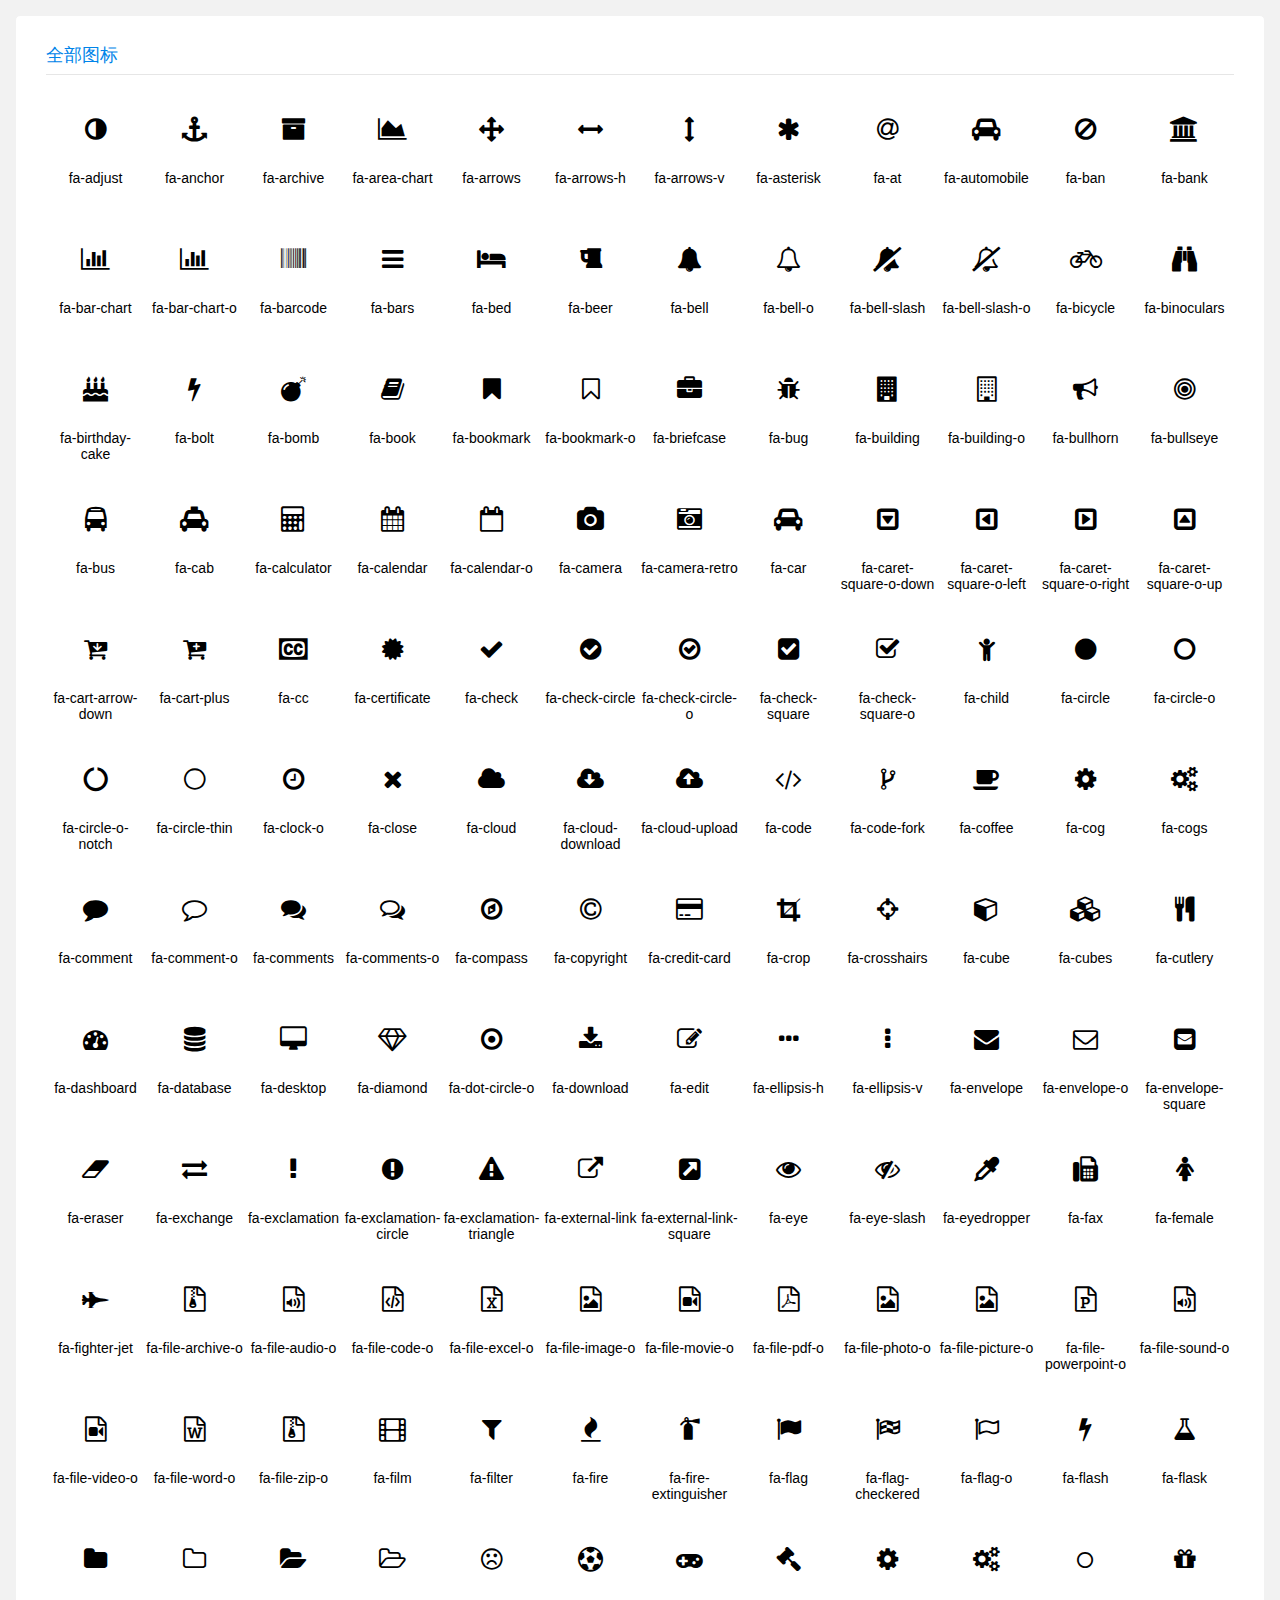
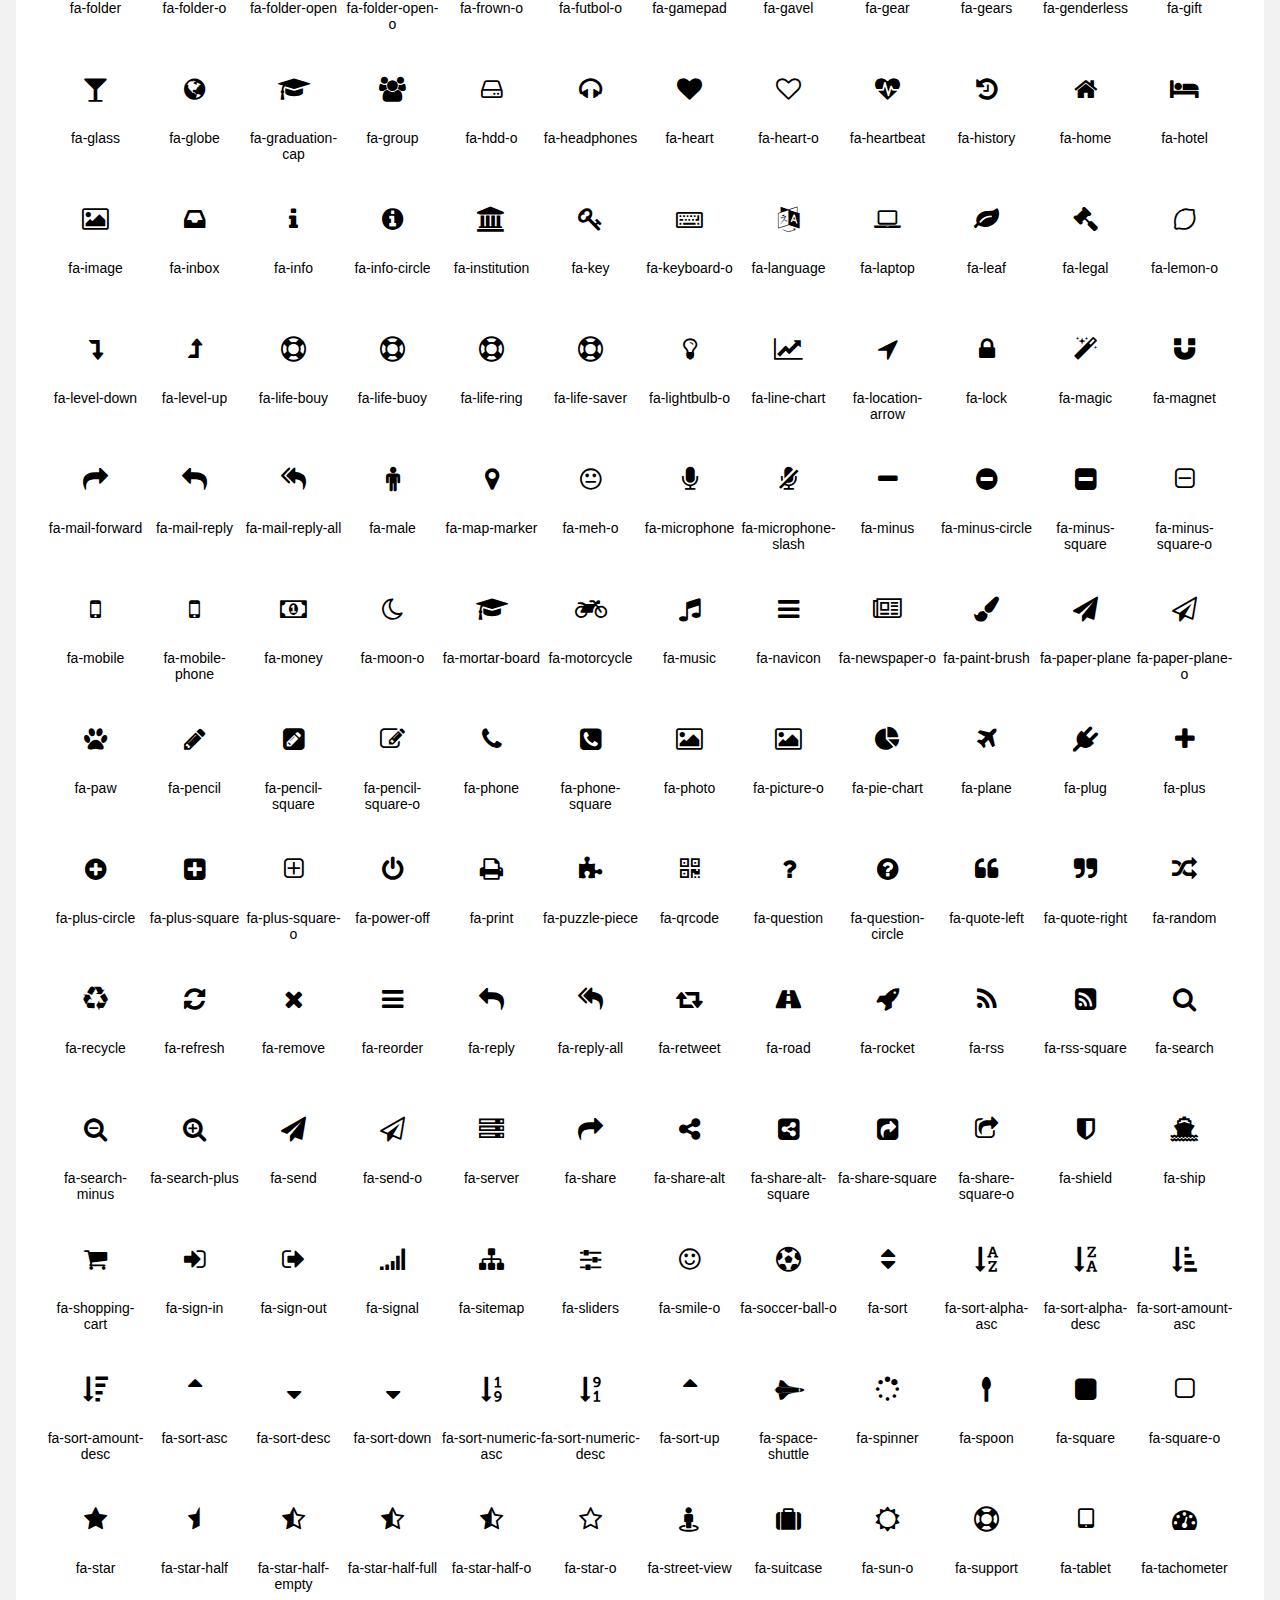
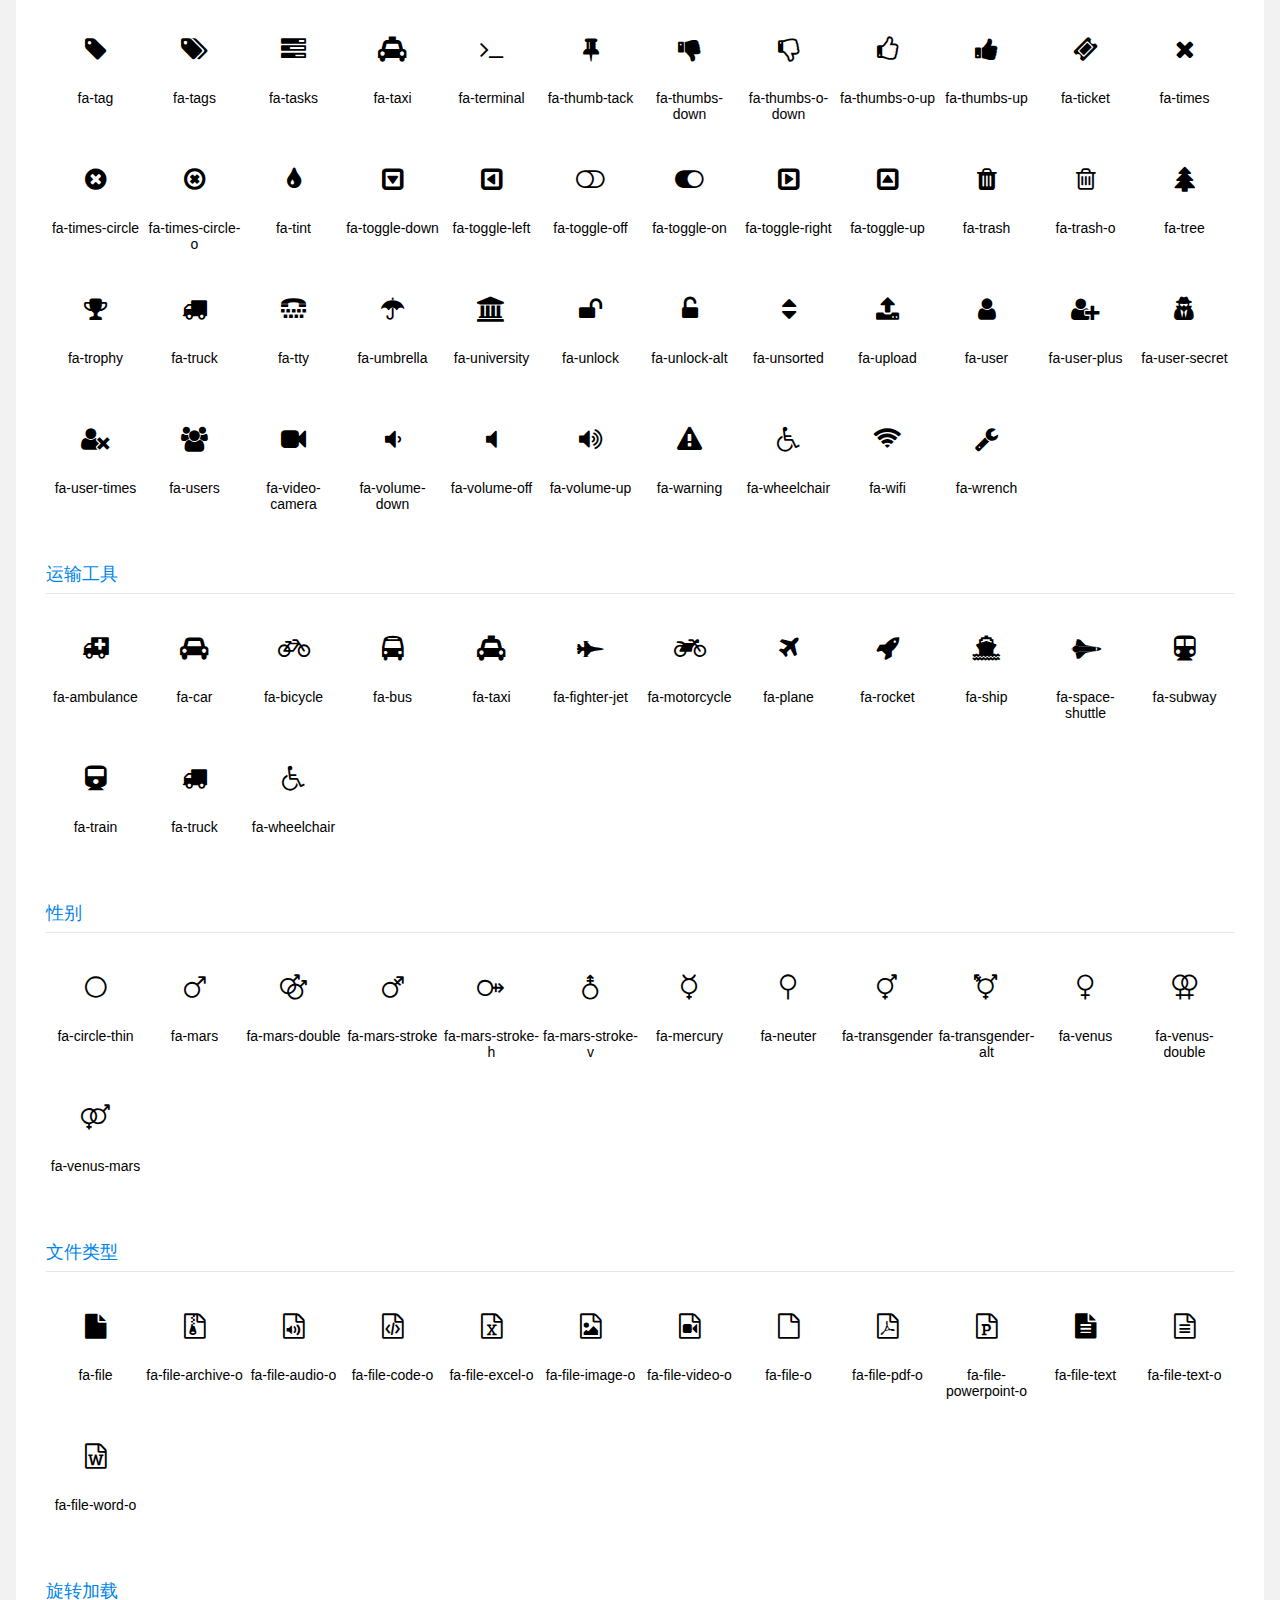
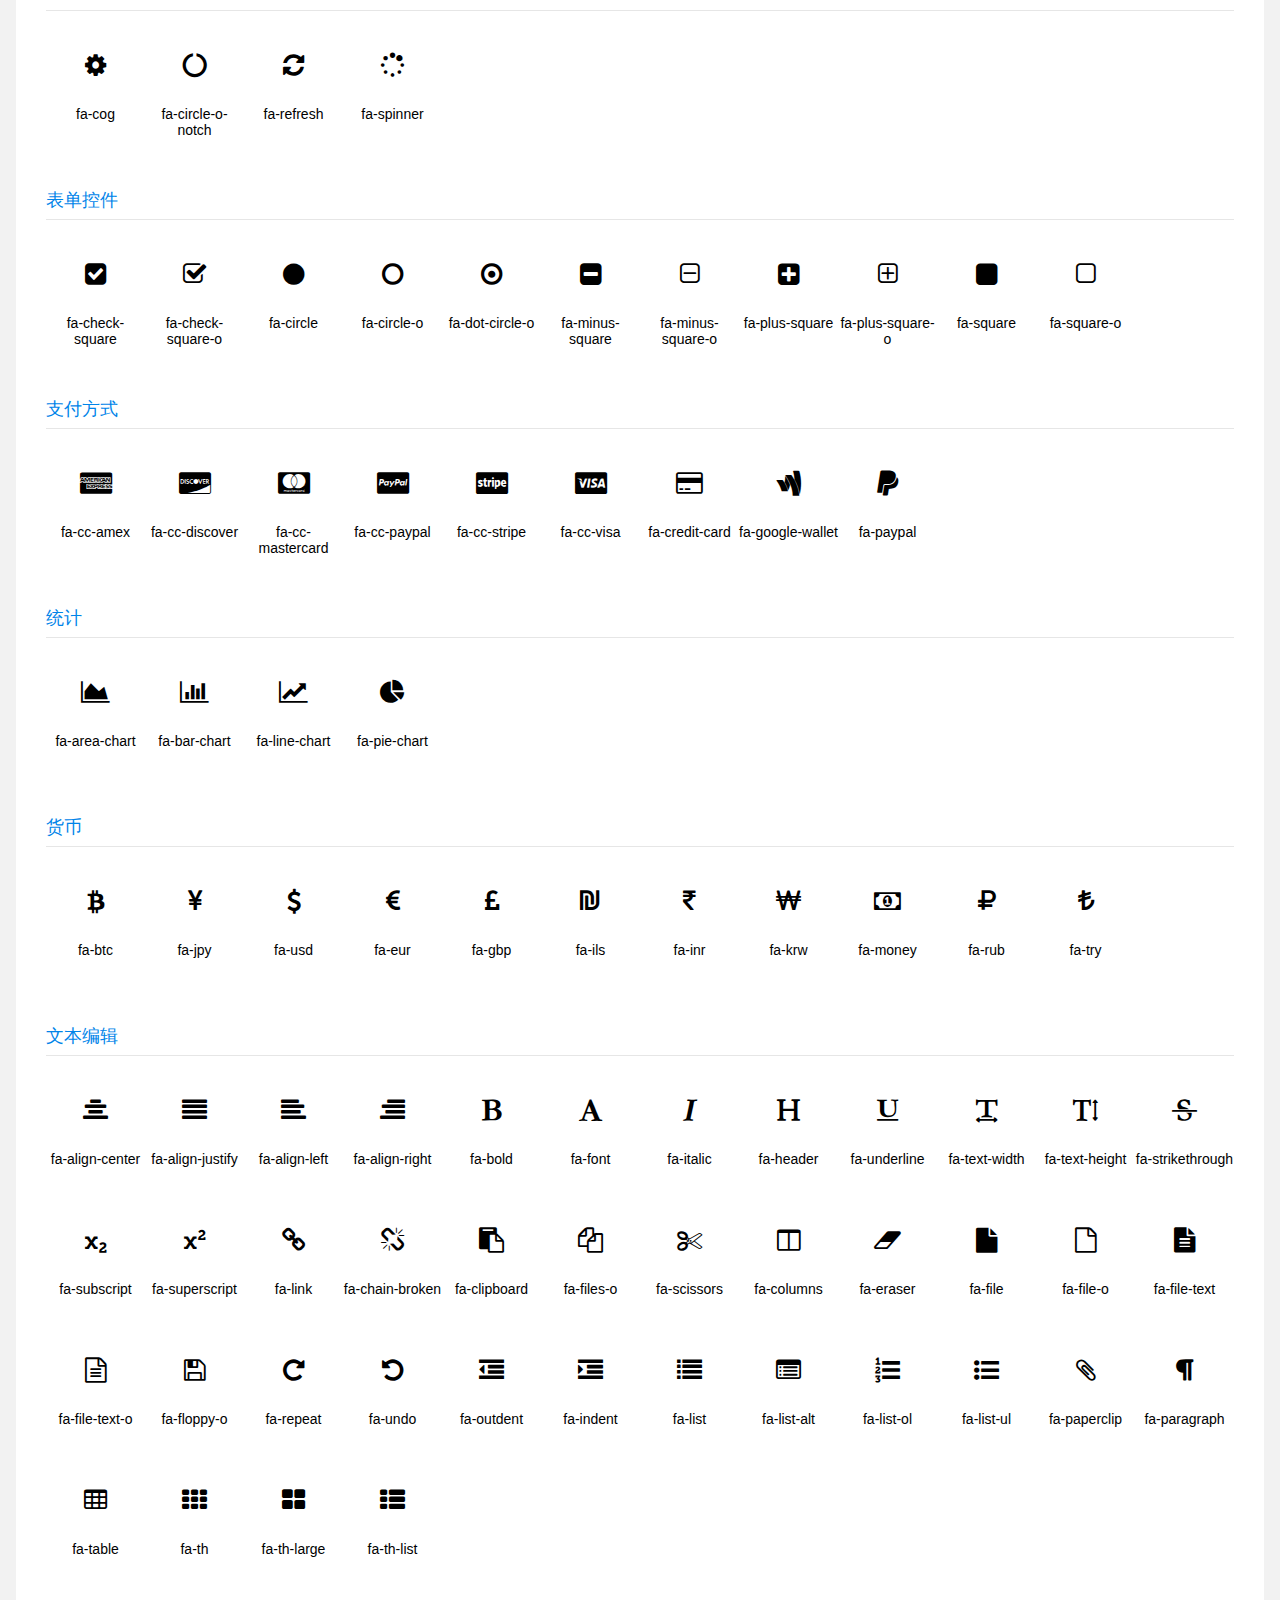
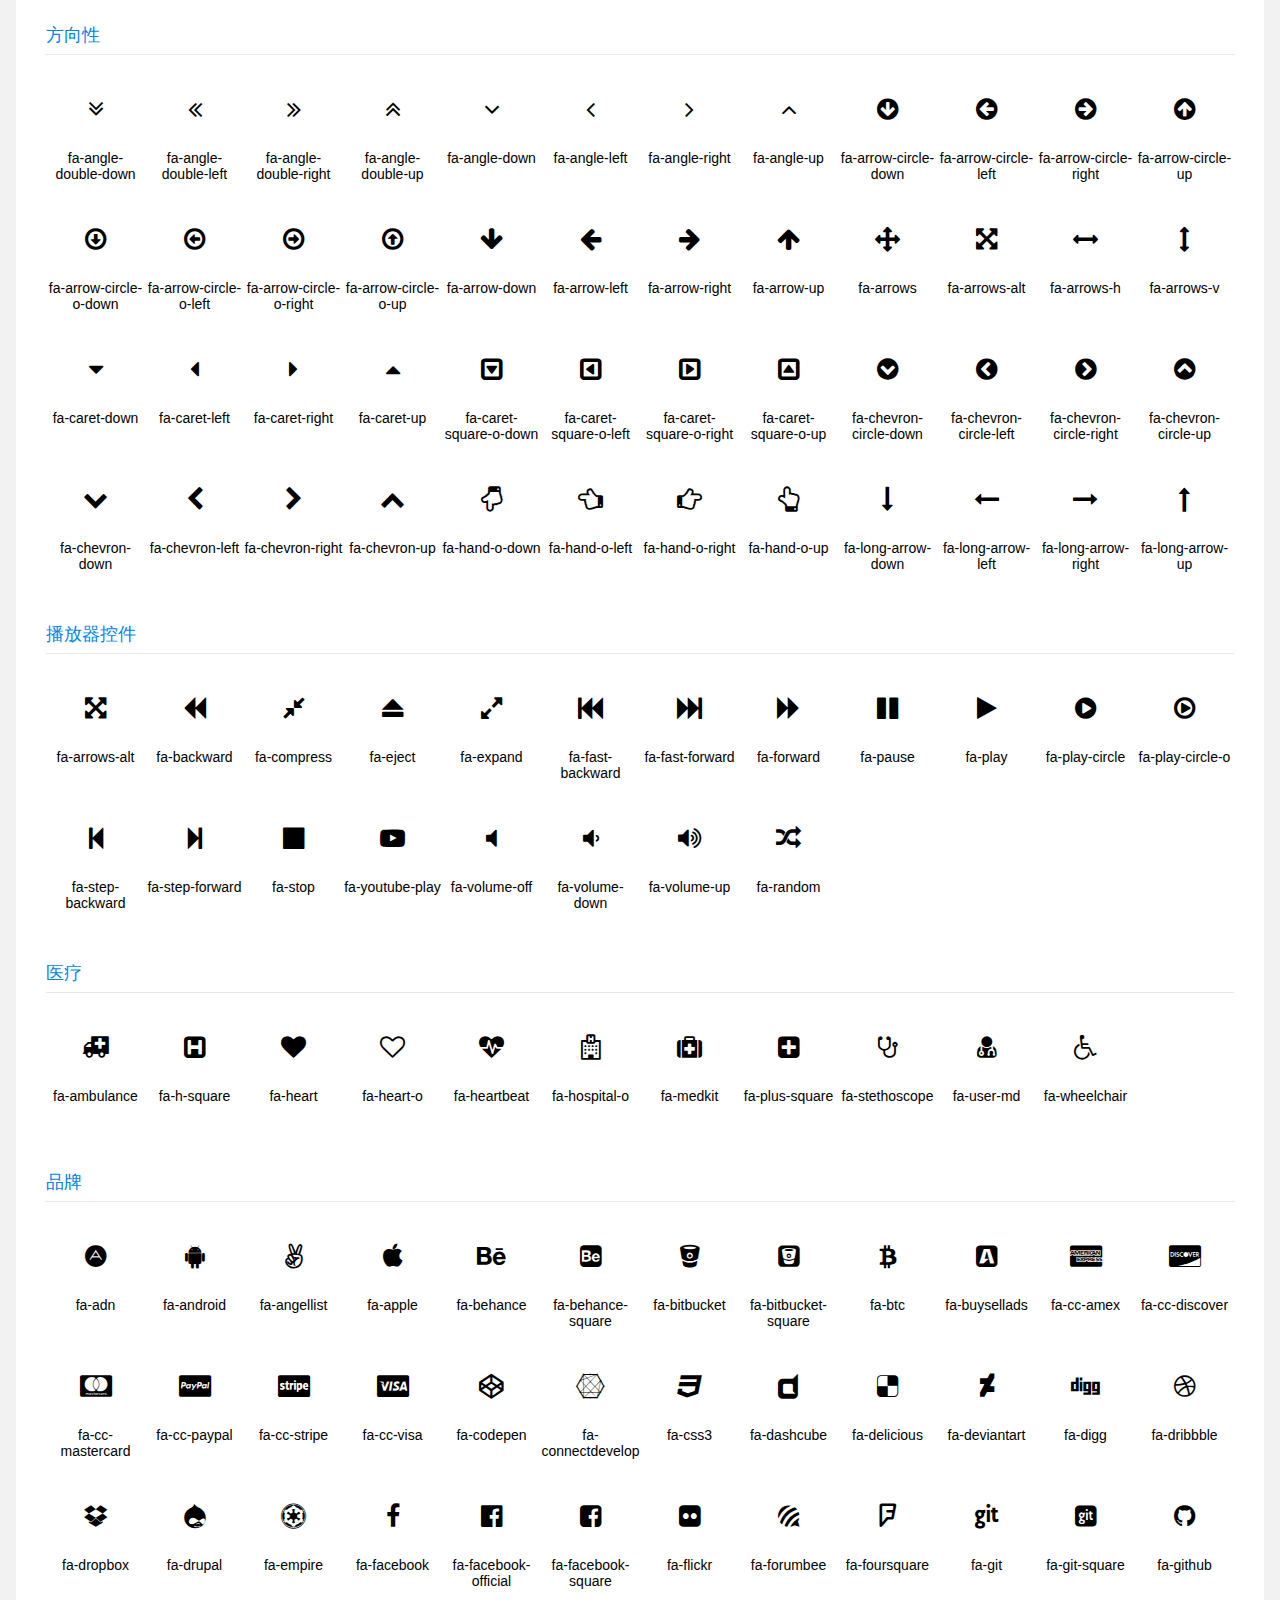
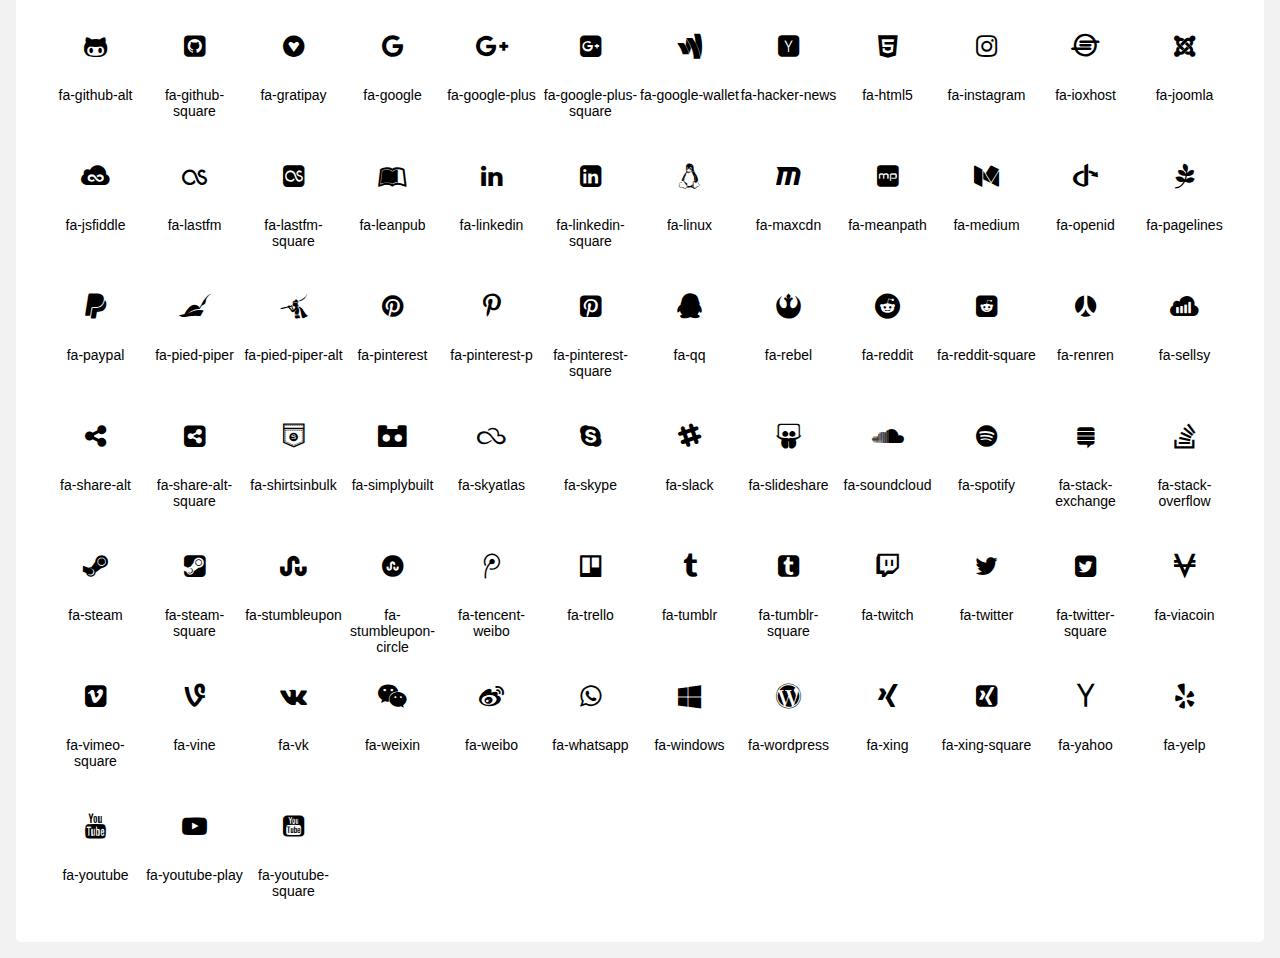
<file: static/layuimini/page/icon.html>
<!DOCTYPE html>
<html>
<head>
    <meta charset="utf-8">
    <title>图标列表</title>
    <meta name="renderer" content="webkit">
    <meta http-equiv="X-UA-Compatible" content="IE=edge,chrome=1">
    <meta name="viewport" content="width=device-width, initial-scale=1, maximum-scale=1">
    <meta name="apple-mobile-web-app-status-bar-style" content="black">
    <meta name="apple-mobile-web-app-capable" content="yes">
    <meta name="format-detection" content="telephone=no">
    <link rel="stylesheet" href="../lib/layui-v2.5.5/css/layui.css" media="all">
    <link rel="stylesheet" href="../lib/font-awesome-4.7.0/css/font-awesome.min.css" media="all">
    <link rel="stylesheet" href="../css/public.css" media="all">
    <style>
        h4{ font-size:18px;font-family:"Microsoft YaHei","Simsun",Arial; font-weight:normal; line-height:1; padding:0; margin:0;}
        .icons li{  margin:5px 0; text-align:center; height:120px; cursor:pointer;}
        .icons li i{ display:block; font-size:35px; margin:10px 0; line-height:60px; height:60px;}
        .icons li:hover{ background:#2f4056; border-radius:5px; color:#fff;}
        .icons li:hover i{ font-size:50px;}
        .section{ padding:20px;}
        .section h4 span{ color:#0084e9;}
        .fa {font-size: 25px !important;}
        .fa:hover {font-size: 50px !important;}
    </style>
</head>
<body>
<div class="layuimini-container">
    <div class="layuimini-main">

        <div class="section">
            <h4><span>全部图标</span></h4>
            <hr>
            <ul class="icons layui-row">
                <li class='layui-col-xs4 layui-col-sm3 layui-col-md2 layui-col-lg1 '><i class="fa fa-adjust"></i><span>fa-adjust</span></li>
                <li class='layui-col-xs4 layui-col-sm3 layui-col-md2 layui-col-lg1 '><i class="fa fa-anchor"></i><span>fa-anchor</span></li>
                <li class='layui-col-xs4 layui-col-sm3 layui-col-md2 layui-col-lg1 '><i class="fa fa-archive"></i><span>fa-archive</span></li>
                <li class='layui-col-xs4 layui-col-sm3 layui-col-md2 layui-col-lg1 '><i class="fa fa-area-chart"></i><span>fa-area-chart</span></li>
                <li class='layui-col-xs4 layui-col-sm3 layui-col-md2 layui-col-lg1 '><i class="fa fa-arrows"></i><span>fa-arrows</span></li>
                <li class='layui-col-xs4 layui-col-sm3 layui-col-md2 layui-col-lg1 '><i class="fa fa-arrows-h"></i><span>fa-arrows-h</span></li>
                <li class='layui-col-xs4 layui-col-sm3 layui-col-md2 layui-col-lg1 '><i class="fa fa-arrows-v"></i><span>fa-arrows-v</span></li>
                <li class='layui-col-xs4 layui-col-sm3 layui-col-md2 layui-col-lg1 '><i class="fa fa-asterisk"></i><span>fa-asterisk</span></li>
                <li class='layui-col-xs4 layui-col-sm3 layui-col-md2 layui-col-lg1 '><i class="fa fa-at"></i><span>fa-at</span></li>
                <li class='layui-col-xs4 layui-col-sm3 layui-col-md2 layui-col-lg1 '><i class="fa fa-automobile"></i><span>fa-automobile</span></li>
                <li class='layui-col-xs4 layui-col-sm3 layui-col-md2 layui-col-lg1 '><i class="fa fa-ban"></i><span>fa-ban</span></li>
                <li class='layui-col-xs4 layui-col-sm3 layui-col-md2 layui-col-lg1 '><i class="fa fa-bank"></i><span>fa-bank</span></li>
                <li class='layui-col-xs4 layui-col-sm3 layui-col-md2 layui-col-lg1 '><i class="fa fa-bar-chart"></i><span>fa-bar-chart</span></li>
                <li class='layui-col-xs4 layui-col-sm3 layui-col-md2 layui-col-lg1 '><i class="fa fa-bar-chart-o"></i><span>fa-bar-chart-o</span></li>
                <li class='layui-col-xs4 layui-col-sm3 layui-col-md2 layui-col-lg1 '><i class="fa fa-barcode"></i><span>fa-barcode</span></li>
                <li class='layui-col-xs4 layui-col-sm3 layui-col-md2 layui-col-lg1 '><i class="fa fa-bars"></i><span>fa-bars</span></li>
                <li class='layui-col-xs4 layui-col-sm3 layui-col-md2 layui-col-lg1 '><i class="fa fa-bed"></i><span>fa-bed</span></li>
                <li class='layui-col-xs4 layui-col-sm3 layui-col-md2 layui-col-lg1 '><i class="fa fa-beer"></i><span>fa-beer</span></li>
                <li class='layui-col-xs4 layui-col-sm3 layui-col-md2 layui-col-lg1 '><i class="fa fa-bell"></i><span>fa-bell</span></li>
                <li class='layui-col-xs4 layui-col-sm3 layui-col-md2 layui-col-lg1 '><i class="fa fa-bell-o"></i><span>fa-bell-o</span></li>
                <li class='layui-col-xs4 layui-col-sm3 layui-col-md2 layui-col-lg1 '><i class="fa fa-bell-slash"></i><span>fa-bell-slash</span></li>
                <li class='layui-col-xs4 layui-col-sm3 layui-col-md2 layui-col-lg1 '><i class="fa fa-bell-slash-o"></i><span>fa-bell-slash-o</span></li>
                <li class='layui-col-xs4 layui-col-sm3 layui-col-md2 layui-col-lg1 '><i class="fa fa-bicycle"></i><span>fa-bicycle</span></li>
                <li class='layui-col-xs4 layui-col-sm3 layui-col-md2 layui-col-lg1 '><i class="fa fa-binoculars"></i><span>fa-binoculars</span></li>
                <li class='layui-col-xs4 layui-col-sm3 layui-col-md2 layui-col-lg1 '><i class="fa fa-birthday-cake"></i><span>fa-birthday-cake</span></li>
                <li class='layui-col-xs4 layui-col-sm3 layui-col-md2 layui-col-lg1 '><i class="fa fa-bolt"></i><span>fa-bolt</span></li>
                <li class='layui-col-xs4 layui-col-sm3 layui-col-md2 layui-col-lg1 '><i class="fa fa-bomb"></i><span>fa-bomb</span></li>
                <li class='layui-col-xs4 layui-col-sm3 layui-col-md2 layui-col-lg1 '><i class="fa fa-book"></i><span>fa-book</span></li>
                <li class='layui-col-xs4 layui-col-sm3 layui-col-md2 layui-col-lg1 '><i class="fa fa-bookmark"></i><span>fa-bookmark</span></li>
                <li class='layui-col-xs4 layui-col-sm3 layui-col-md2 layui-col-lg1 '><i class="fa fa-bookmark-o"></i><span>fa-bookmark-o</span></li>
                <li class='layui-col-xs4 layui-col-sm3 layui-col-md2 layui-col-lg1 '><i class="fa fa-briefcase"></i><span>fa-briefcase</span></li>
                <li class='layui-col-xs4 layui-col-sm3 layui-col-md2 layui-col-lg1 '><i class="fa fa-bug"></i><span>fa-bug</span></li>
                <li class='layui-col-xs4 layui-col-sm3 layui-col-md2 layui-col-lg1 '><i class="fa fa-building"></i><span>fa-building</span></li>
                <li class='layui-col-xs4 layui-col-sm3 layui-col-md2 layui-col-lg1 '><i class="fa fa-building-o"></i><span>fa-building-o</span></li>
                <li class='layui-col-xs4 layui-col-sm3 layui-col-md2 layui-col-lg1 '><i class="fa fa-bullhorn"></i><span>fa-bullhorn</span></li>
                <li class='layui-col-xs4 layui-col-sm3 layui-col-md2 layui-col-lg1 '><i class="fa fa-bullseye"></i><span>fa-bullseye</span></li>
                <li class='layui-col-xs4 layui-col-sm3 layui-col-md2 layui-col-lg1 '><i class="fa fa-bus"></i><span>fa-bus</span></li>
                <li class='layui-col-xs4 layui-col-sm3 layui-col-md2 layui-col-lg1 '><i class="fa fa-cab"></i><span>fa-cab</span></li>
                <li class='layui-col-xs4 layui-col-sm3 layui-col-md2 layui-col-lg1 '><i class="fa fa-calculator"></i><span>fa-calculator</span></li>
                <li class='layui-col-xs4 layui-col-sm3 layui-col-md2 layui-col-lg1 '><i class="fa fa-calendar"></i><span>fa-calendar</span></li>
                <li class='layui-col-xs4 layui-col-sm3 layui-col-md2 layui-col-lg1 '><i class="fa fa-calendar-o"></i><span>fa-calendar-o</span></li>
                <li class='layui-col-xs4 layui-col-sm3 layui-col-md2 layui-col-lg1 '><i class="fa fa-camera"></i><span>fa-camera</span></li>
                <li class='layui-col-xs4 layui-col-sm3 layui-col-md2 layui-col-lg1 '><i class="fa fa-camera-retro"></i><span>fa-camera-retro</span></li>
                <li class='layui-col-xs4 layui-col-sm3 layui-col-md2 layui-col-lg1 '><i class="fa fa-car"></i><span>fa-car</span></li>
                <li class='layui-col-xs4 layui-col-sm3 layui-col-md2 layui-col-lg1 '><i class="fa fa-caret-square-o-down"></i><span>fa-caret-square-o-down</span></li>
                <li class='layui-col-xs4 layui-col-sm3 layui-col-md2 layui-col-lg1 '><i class="fa fa-caret-square-o-left"></i><span>fa-caret-square-o-left</span></li>
                <li class='layui-col-xs4 layui-col-sm3 layui-col-md2 layui-col-lg1 '><i class="fa fa-caret-square-o-right"></i><span>fa-caret-square-o-right</span></li>
                <li class='layui-col-xs4 layui-col-sm3 layui-col-md2 layui-col-lg1 '><i class="fa fa-caret-square-o-up"></i><span>fa-caret-square-o-up</span></li>
                <li class='layui-col-xs4 layui-col-sm3 layui-col-md2 layui-col-lg1 '><i class="fa fa-cart-arrow-down"></i><span>fa-cart-arrow-down</span></li>
                <li class='layui-col-xs4 layui-col-sm3 layui-col-md2 layui-col-lg1 '><i class="fa fa-cart-plus"></i><span>fa-cart-plus</span></li>
                <li class='layui-col-xs4 layui-col-sm3 layui-col-md2 layui-col-lg1 '><i class="fa fa-cc"></i><span>fa-cc</span></li>
                <li class='layui-col-xs4 layui-col-sm3 layui-col-md2 layui-col-lg1 '><i class="fa fa-certificate"></i><span>fa-certificate</span></li>
                <li class='layui-col-xs4 layui-col-sm3 layui-col-md2 layui-col-lg1 '><i class="fa fa-check"></i><span>fa-check</span></li>
                <li class='layui-col-xs4 layui-col-sm3 layui-col-md2 layui-col-lg1 '><i class="fa fa-check-circle"></i><span>fa-check-circle</span></li>
                <li class='layui-col-xs4 layui-col-sm3 layui-col-md2 layui-col-lg1 '><i class="fa fa-check-circle-o"></i><span>fa-check-circle-o</span></li>
                <li class='layui-col-xs4 layui-col-sm3 layui-col-md2 layui-col-lg1 '><i class="fa fa-check-square"></i><span>fa-check-square</span></li>
                <li class='layui-col-xs4 layui-col-sm3 layui-col-md2 layui-col-lg1 '><i class="fa fa-check-square-o"></i><span>fa-check-square-o</span></li>
                <li class='layui-col-xs4 layui-col-sm3 layui-col-md2 layui-col-lg1 '><i class="fa fa-child"></i><span>fa-child</span></li>
                <li class='layui-col-xs4 layui-col-sm3 layui-col-md2 layui-col-lg1 '><i class="fa fa-circle"></i><span>fa-circle</span></li>
                <li class='layui-col-xs4 layui-col-sm3 layui-col-md2 layui-col-lg1 '><i class="fa fa-circle-o"></i><span>fa-circle-o</span></li>
                <li class='layui-col-xs4 layui-col-sm3 layui-col-md2 layui-col-lg1 '><i class="fa fa-circle-o-notch"></i><span>fa-circle-o-notch</span></li>
                <li class='layui-col-xs4 layui-col-sm3 layui-col-md2 layui-col-lg1 '><i class="fa fa-circle-thin"></i><span>fa-circle-thin</span></li>
                <li class='layui-col-xs4 layui-col-sm3 layui-col-md2 layui-col-lg1 '><i class="fa fa-clock-o"></i><span>fa-clock-o</span></li>
                <li class='layui-col-xs4 layui-col-sm3 layui-col-md2 layui-col-lg1 '><i class="fa fa-close"></i><span>fa-close</span></li>
                <li class='layui-col-xs4 layui-col-sm3 layui-col-md2 layui-col-lg1 '><i class="fa fa-cloud"></i><span>fa-cloud</span></li>
                <li class='layui-col-xs4 layui-col-sm3 layui-col-md2 layui-col-lg1 '><i class="fa fa-cloud-download"></i><span>fa-cloud-download</span></li>
                <li class='layui-col-xs4 layui-col-sm3 layui-col-md2 layui-col-lg1 '><i class="fa fa-cloud-upload"></i><span>fa-cloud-upload</span></li>
                <li class='layui-col-xs4 layui-col-sm3 layui-col-md2 layui-col-lg1 '><i class="fa fa-code"></i><span>fa-code</span></li>
                <li class='layui-col-xs4 layui-col-sm3 layui-col-md2 layui-col-lg1 '><i class="fa fa-code-fork"></i><span>fa-code-fork</span></li>
                <li class='layui-col-xs4 layui-col-sm3 layui-col-md2 layui-col-lg1 '><i class="fa fa-coffee"></i><span>fa-coffee</span></li>
                <li class='layui-col-xs4 layui-col-sm3 layui-col-md2 layui-col-lg1 '><i class="fa fa-cog"></i><span>fa-cog</span></li>
                <li class='layui-col-xs4 layui-col-sm3 layui-col-md2 layui-col-lg1 '><i class="fa fa-cogs"></i><span>fa-cogs</span></li>
                <li class='layui-col-xs4 layui-col-sm3 layui-col-md2 layui-col-lg1 '><i class="fa fa-comment"></i><span>fa-comment</span></li>
                <li class='layui-col-xs4 layui-col-sm3 layui-col-md2 layui-col-lg1 '><i class="fa fa-comment-o"></i><span>fa-comment-o</span></li>
                <li class='layui-col-xs4 layui-col-sm3 layui-col-md2 layui-col-lg1 '><i class="fa fa-comments"></i><span>fa-comments</span></li>
                <li class='layui-col-xs4 layui-col-sm3 layui-col-md2 layui-col-lg1 '><i class="fa fa-comments-o"></i><span>fa-comments-o</span></li>
                <li class='layui-col-xs4 layui-col-sm3 layui-col-md2 layui-col-lg1 '><i class="fa fa-compass"></i><span>fa-compass</span></li>
                <li class='layui-col-xs4 layui-col-sm3 layui-col-md2 layui-col-lg1 '><i class="fa fa-copyright"></i><span>fa-copyright</span></li>
                <li class='layui-col-xs4 layui-col-sm3 layui-col-md2 layui-col-lg1 '><i class="fa fa-credit-card"></i><span>fa-credit-card</span></li>
                <li class='layui-col-xs4 layui-col-sm3 layui-col-md2 layui-col-lg1 '><i class="fa fa-crop"></i><span>fa-crop</span></li>
                <li class='layui-col-xs4 layui-col-sm3 layui-col-md2 layui-col-lg1 '><i class="fa fa-crosshairs"></i><span>fa-crosshairs</span></li>
                <li class='layui-col-xs4 layui-col-sm3 layui-col-md2 layui-col-lg1 '><i class="fa fa-cube"></i><span>fa-cube</span></li>
                <li class='layui-col-xs4 layui-col-sm3 layui-col-md2 layui-col-lg1 '><i class="fa fa-cubes"></i><span>fa-cubes</span></li>
                <li class='layui-col-xs4 layui-col-sm3 layui-col-md2 layui-col-lg1 '><i class="fa fa-cutlery"></i><span>fa-cutlery</span></li>
                <li class='layui-col-xs4 layui-col-sm3 layui-col-md2 layui-col-lg1 '><i class="fa fa-dashboard"></i><span>fa-dashboard</span></li>
                <li class='layui-col-xs4 layui-col-sm3 layui-col-md2 layui-col-lg1 '><i class="fa fa-database"></i><span>fa-database</span></li>
                <li class='layui-col-xs4 layui-col-sm3 layui-col-md2 layui-col-lg1 '><i class="fa fa-desktop"></i><span>fa-desktop</span></li>
                <li class='layui-col-xs4 layui-col-sm3 layui-col-md2 layui-col-lg1 '><i class="fa fa-diamond"></i><span>fa-diamond</span></li>
                <li class='layui-col-xs4 layui-col-sm3 layui-col-md2 layui-col-lg1 '><i class="fa fa-dot-circle-o"></i><span>fa-dot-circle-o</span></li>
                <li class='layui-col-xs4 layui-col-sm3 layui-col-md2 layui-col-lg1 '><i class="fa fa-download"></i><span>fa-download</span></li>
                <li class='layui-col-xs4 layui-col-sm3 layui-col-md2 layui-col-lg1 '><i class="fa fa-edit"></i><span>fa-edit</span></li>
                <li class='layui-col-xs4 layui-col-sm3 layui-col-md2 layui-col-lg1 '><i class="fa fa-ellipsis-h"></i><span>fa-ellipsis-h</span></li>
                <li class='layui-col-xs4 layui-col-sm3 layui-col-md2 layui-col-lg1 '><i class="fa fa-ellipsis-v"></i><span>fa-ellipsis-v</span></li>
                <li class='layui-col-xs4 layui-col-sm3 layui-col-md2 layui-col-lg1 '><i class="fa fa-envelope"></i><span>fa-envelope</span></li>
                <li class='layui-col-xs4 layui-col-sm3 layui-col-md2 layui-col-lg1 '><i class="fa fa-envelope-o"></i><span>fa-envelope-o</span></li>
                <li class='layui-col-xs4 layui-col-sm3 layui-col-md2 layui-col-lg1 '><i class="fa fa-envelope-square"></i><span>fa-envelope-square</span></li>
                <li class='layui-col-xs4 layui-col-sm3 layui-col-md2 layui-col-lg1 '><i class="fa fa-eraser"></i><span>fa-eraser</span></li>
                <li class='layui-col-xs4 layui-col-sm3 layui-col-md2 layui-col-lg1 '><i class="fa fa-exchange"></i><span>fa-exchange</span></li>
                <li class='layui-col-xs4 layui-col-sm3 layui-col-md2 layui-col-lg1 '><i class="fa fa-exclamation"></i><span>fa-exclamation</span></li>
                <li class='layui-col-xs4 layui-col-sm3 layui-col-md2 layui-col-lg1 '><i class="fa fa-exclamation-circle"></i><span>fa-exclamation-circle</span></li>
                <li class='layui-col-xs4 layui-col-sm3 layui-col-md2 layui-col-lg1 '><i class="fa fa-exclamation-triangle"></i><span>fa-exclamation-triangle</span></li>
                <li class='layui-col-xs4 layui-col-sm3 layui-col-md2 layui-col-lg1 '><i class="fa fa-external-link"></i><span>fa-external-link</span></li>
                <li class='layui-col-xs4 layui-col-sm3 layui-col-md2 layui-col-lg1 '><i class="fa fa-external-link-square"></i><span>fa-external-link-square</span></li>
                <li class='layui-col-xs4 layui-col-sm3 layui-col-md2 layui-col-lg1 '><i class="fa fa-eye"></i><span>fa-eye</span></li>
                <li class='layui-col-xs4 layui-col-sm3 layui-col-md2 layui-col-lg1 '><i class="fa fa-eye-slash"></i><span>fa-eye-slash</span></li>
                <li class='layui-col-xs4 layui-col-sm3 layui-col-md2 layui-col-lg1 '><i class="fa fa-eyedropper"></i><span>fa-eyedropper</span></li>
                <li class='layui-col-xs4 layui-col-sm3 layui-col-md2 layui-col-lg1 '><i class="fa fa-fax"></i><span>fa-fax</span></li>
                <li class='layui-col-xs4 layui-col-sm3 layui-col-md2 layui-col-lg1 '><i class="fa fa-female"></i><span>fa-female</span></li>
                <li class='layui-col-xs4 layui-col-sm3 layui-col-md2 layui-col-lg1 '><i class="fa fa-fighter-jet"></i><span>fa-fighter-jet</span></li>
                <li class='layui-col-xs4 layui-col-sm3 layui-col-md2 layui-col-lg1 '><i class="fa fa-file-archive-o"></i><span>fa-file-archive-o</span></li>
                <li class='layui-col-xs4 layui-col-sm3 layui-col-md2 layui-col-lg1 '><i class="fa fa-file-audio-o"></i><span>fa-file-audio-o</span></li>
                <li class='layui-col-xs4 layui-col-sm3 layui-col-md2 layui-col-lg1 '><i class="fa fa-file-code-o"></i><span>fa-file-code-o</span></li>
                <li class='layui-col-xs4 layui-col-sm3 layui-col-md2 layui-col-lg1 '><i class="fa fa-file-excel-o"></i><span>fa-file-excel-o</span></li>
                <li class='layui-col-xs4 layui-col-sm3 layui-col-md2 layui-col-lg1 '><i class="fa fa-file-image-o"></i><span>fa-file-image-o</span></li>
                <li class='layui-col-xs4 layui-col-sm3 layui-col-md2 layui-col-lg1 '><i class="fa fa-file-movie-o"></i><span>fa-file-movie-o</span></li>
                <li class='layui-col-xs4 layui-col-sm3 layui-col-md2 layui-col-lg1 '><i class="fa fa-file-pdf-o"></i><span>fa-file-pdf-o</span></li>
                <li class='layui-col-xs4 layui-col-sm3 layui-col-md2 layui-col-lg1 '><i class="fa fa-file-photo-o"></i><span>fa-file-photo-o</span></li>
                <li class='layui-col-xs4 layui-col-sm3 layui-col-md2 layui-col-lg1 '><i class="fa fa-file-picture-o"></i><span>fa-file-picture-o</span></li>
                <li class='layui-col-xs4 layui-col-sm3 layui-col-md2 layui-col-lg1 '><i class="fa fa-file-powerpoint-o"></i><span>fa-file-powerpoint-o</span></li>
                <li class='layui-col-xs4 layui-col-sm3 layui-col-md2 layui-col-lg1 '><i class="fa fa-file-sound-o"></i><span>fa-file-sound-o</span></li>
                <li class='layui-col-xs4 layui-col-sm3 layui-col-md2 layui-col-lg1 '><i class="fa fa-file-video-o"></i><span>fa-file-video-o</span></li>
                <li class='layui-col-xs4 layui-col-sm3 layui-col-md2 layui-col-lg1 '><i class="fa fa-file-word-o"></i><span>fa-file-word-o</span></li>
                <li class='layui-col-xs4 layui-col-sm3 layui-col-md2 layui-col-lg1 '><i class="fa fa-file-zip-o"></i><span>fa-file-zip-o</span></li>
                <li class='layui-col-xs4 layui-col-sm3 layui-col-md2 layui-col-lg1 '><i class="fa fa-film"></i><span>fa-film</span></li>
                <li class='layui-col-xs4 layui-col-sm3 layui-col-md2 layui-col-lg1 '><i class="fa fa-filter"></i><span>fa-filter</span></li>
                <li class='layui-col-xs4 layui-col-sm3 layui-col-md2 layui-col-lg1 '><i class="fa fa-fire"></i><span>fa-fire</span></li>
                <li class='layui-col-xs4 layui-col-sm3 layui-col-md2 layui-col-lg1 '><i class="fa fa-fire-extinguisher"></i><span>fa-fire-extinguisher</span></li>
                <li class='layui-col-xs4 layui-col-sm3 layui-col-md2 layui-col-lg1 '><i class="fa fa-flag"></i><span>fa-flag</span></li>
                <li class='layui-col-xs4 layui-col-sm3 layui-col-md2 layui-col-lg1 '><i class="fa fa-flag-checkered"></i><span>fa-flag-checkered</span></li>
                <li class='layui-col-xs4 layui-col-sm3 layui-col-md2 layui-col-lg1 '><i class="fa fa-flag-o"></i><span>fa-flag-o</span></li>
                <li class='layui-col-xs4 layui-col-sm3 layui-col-md2 layui-col-lg1 '><i class="fa fa-flash"></i><span>fa-flash</span></li>
                <li class='layui-col-xs4 layui-col-sm3 layui-col-md2 layui-col-lg1 '><i class="fa fa-flask"></i><span>fa-flask</span></li>
                <li class='layui-col-xs4 layui-col-sm3 layui-col-md2 layui-col-lg1 '><i class="fa fa-folder"></i><span>fa-folder</span></li>
                <li class='layui-col-xs4 layui-col-sm3 layui-col-md2 layui-col-lg1 '><i class="fa fa-folder-o"></i><span>fa-folder-o</span></li>
                <li class='layui-col-xs4 layui-col-sm3 layui-col-md2 layui-col-lg1 '><i class="fa fa-folder-open"></i><span>fa-folder-open</span></li>
                <li class='layui-col-xs4 layui-col-sm3 layui-col-md2 layui-col-lg1 '><i class="fa fa-folder-open-o"></i><span>fa-folder-open-o</span></li>
                <li class='layui-col-xs4 layui-col-sm3 layui-col-md2 layui-col-lg1 '><i class="fa fa-frown-o"></i><span>fa-frown-o</span></li>
                <li class='layui-col-xs4 layui-col-sm3 layui-col-md2 layui-col-lg1 '><i class="fa fa-futbol-o"></i><span>fa-futbol-o</span></li>
                <li class='layui-col-xs4 layui-col-sm3 layui-col-md2 layui-col-lg1 '><i class="fa fa-gamepad"></i><span>fa-gamepad</span></li>
                <li class='layui-col-xs4 layui-col-sm3 layui-col-md2 layui-col-lg1 '><i class="fa fa-gavel"></i><span>fa-gavel</span></li>
                <li class='layui-col-xs4 layui-col-sm3 layui-col-md2 layui-col-lg1 '><i class="fa fa-gear"></i><span>fa-gear</span></li>
                <li class='layui-col-xs4 layui-col-sm3 layui-col-md2 layui-col-lg1 '><i class="fa fa-gears"></i><span>fa-gears</span></li>
                <li class='layui-col-xs4 layui-col-sm3 layui-col-md2 layui-col-lg1 '><i class="fa fa-genderless"></i><span>fa-genderless</span></li>
                <li class='layui-col-xs4 layui-col-sm3 layui-col-md2 layui-col-lg1 '><i class="fa fa-gift"></i><span>fa-gift</span></li>
                <li class='layui-col-xs4 layui-col-sm3 layui-col-md2 layui-col-lg1 '><i class="fa fa-glass"></i><span>fa-glass</span></li>
                <li class='layui-col-xs4 layui-col-sm3 layui-col-md2 layui-col-lg1 '><i class="fa fa-globe"></i><span>fa-globe</span></li>
                <li class='layui-col-xs4 layui-col-sm3 layui-col-md2 layui-col-lg1 '><i class="fa fa-graduation-cap"></i><span>fa-graduation-cap</span></li>
                <li class='layui-col-xs4 layui-col-sm3 layui-col-md2 layui-col-lg1 '><i class="fa fa-group"></i><span>fa-group</span></li>
                <li class='layui-col-xs4 layui-col-sm3 layui-col-md2 layui-col-lg1 '><i class="fa fa-hdd-o"></i><span>fa-hdd-o</span></li>
                <li class='layui-col-xs4 layui-col-sm3 layui-col-md2 layui-col-lg1 '><i class="fa fa-headphones"></i><span>fa-headphones</span></li>
                <li class='layui-col-xs4 layui-col-sm3 layui-col-md2 layui-col-lg1 '><i class="fa fa-heart"></i><span>fa-heart</span></li>
                <li class='layui-col-xs4 layui-col-sm3 layui-col-md2 layui-col-lg1 '><i class="fa fa-heart-o"></i><span>fa-heart-o</span></li>
                <li class='layui-col-xs4 layui-col-sm3 layui-col-md2 layui-col-lg1 '><i class="fa fa-heartbeat"></i><span>fa-heartbeat</span></li>
                <li class='layui-col-xs4 layui-col-sm3 layui-col-md2 layui-col-lg1 '><i class="fa fa-history"></i><span>fa-history</span></li>
                <li class='layui-col-xs4 layui-col-sm3 layui-col-md2 layui-col-lg1 '><i class="fa fa-home"></i><span>fa-home</span></li>
                <li class='layui-col-xs4 layui-col-sm3 layui-col-md2 layui-col-lg1 '><i class="fa fa-hotel"></i><span>fa-hotel</span></li>
                <li class='layui-col-xs4 layui-col-sm3 layui-col-md2 layui-col-lg1 '><i class="fa fa-image"></i><span>fa-image</span></li>
                <li class='layui-col-xs4 layui-col-sm3 layui-col-md2 layui-col-lg1 '><i class="fa fa-inbox"></i><span>fa-inbox</span></li>
                <li class='layui-col-xs4 layui-col-sm3 layui-col-md2 layui-col-lg1 '><i class="fa fa-info"></i><span>fa-info</span></li>
                <li class='layui-col-xs4 layui-col-sm3 layui-col-md2 layui-col-lg1 '><i class="fa fa-info-circle"></i><span>fa-info-circle</span></li>
                <li class='layui-col-xs4 layui-col-sm3 layui-col-md2 layui-col-lg1 '><i class="fa fa-institution"></i><span>fa-institution</span></li>
                <li class='layui-col-xs4 layui-col-sm3 layui-col-md2 layui-col-lg1 '><i class="fa fa-key"></i><span>fa-key</span></li>
                <li class='layui-col-xs4 layui-col-sm3 layui-col-md2 layui-col-lg1 '><i class="fa fa-keyboard-o"></i><span>fa-keyboard-o</span></li>
                <li class='layui-col-xs4 layui-col-sm3 layui-col-md2 layui-col-lg1 '><i class="fa fa-language"></i><span>fa-language</span></li>
                <li class='layui-col-xs4 layui-col-sm3 layui-col-md2 layui-col-lg1 '><i class="fa fa-laptop"></i><span>fa-laptop</span></li>
                <li class='layui-col-xs4 layui-col-sm3 layui-col-md2 layui-col-lg1 '><i class="fa fa-leaf"></i><span>fa-leaf</span></li>
                <li class='layui-col-xs4 layui-col-sm3 layui-col-md2 layui-col-lg1 '><i class="fa fa-legal"></i><span>fa-legal</span></li>
                <li class='layui-col-xs4 layui-col-sm3 layui-col-md2 layui-col-lg1 '><i class="fa fa-lemon-o"></i><span>fa-lemon-o</span></li>
                <li class='layui-col-xs4 layui-col-sm3 layui-col-md2 layui-col-lg1 '><i class="fa fa-level-down"></i><span>fa-level-down</span></li>
                <li class='layui-col-xs4 layui-col-sm3 layui-col-md2 layui-col-lg1 '><i class="fa fa-level-up"></i><span>fa-level-up</span></li>
                <li class='layui-col-xs4 layui-col-sm3 layui-col-md2 layui-col-lg1 '><i class="fa fa-life-bouy"></i><span>fa-life-bouy</span></li>
                <li class='layui-col-xs4 layui-col-sm3 layui-col-md2 layui-col-lg1 '><i class="fa fa-life-buoy"></i><span>fa-life-buoy</span></li>
                <li class='layui-col-xs4 layui-col-sm3 layui-col-md2 layui-col-lg1 '><i class="fa fa-life-ring"></i><span>fa-life-ring</span></li>
                <li class='layui-col-xs4 layui-col-sm3 layui-col-md2 layui-col-lg1 '><i class="fa fa-life-saver"></i><span>fa-life-saver</span></li>
                <li class='layui-col-xs4 layui-col-sm3 layui-col-md2 layui-col-lg1 '><i class="fa fa-lightbulb-o"></i><span>fa-lightbulb-o</span></li>
                <li class='layui-col-xs4 layui-col-sm3 layui-col-md2 layui-col-lg1 '><i class="fa fa-line-chart"></i><span>fa-line-chart</span></li>
                <li class='layui-col-xs4 layui-col-sm3 layui-col-md2 layui-col-lg1 '><i class="fa fa-location-arrow"></i><span>fa-location-arrow</span></li>
                <li class='layui-col-xs4 layui-col-sm3 layui-col-md2 layui-col-lg1 '><i class="fa fa-lock"></i><span>fa-lock</span></li>
                <li class='layui-col-xs4 layui-col-sm3 layui-col-md2 layui-col-lg1 '><i class="fa fa-magic"></i><span>fa-magic</span></li>
                <li class='layui-col-xs4 layui-col-sm3 layui-col-md2 layui-col-lg1 '><i class="fa fa-magnet"></i><span>fa-magnet</span></li>
                <li class='layui-col-xs4 layui-col-sm3 layui-col-md2 layui-col-lg1 '><i class="fa fa-mail-forward"></i><span>fa-mail-forward</span></li>
                <li class='layui-col-xs4 layui-col-sm3 layui-col-md2 layui-col-lg1 '><i class="fa fa-mail-reply"></i><span>fa-mail-reply</span></li>
                <li class='layui-col-xs4 layui-col-sm3 layui-col-md2 layui-col-lg1 '><i class="fa fa-mail-reply-all"></i><span>fa-mail-reply-all</span></li>
                <li class='layui-col-xs4 layui-col-sm3 layui-col-md2 layui-col-lg1 '><i class="fa fa-male"></i><span>fa-male</span></li>
                <li class='layui-col-xs4 layui-col-sm3 layui-col-md2 layui-col-lg1 '><i class="fa fa-map-marker"></i><span>fa-map-marker</span></li>
                <li class='layui-col-xs4 layui-col-sm3 layui-col-md2 layui-col-lg1 '><i class="fa fa-meh-o"></i><span>fa-meh-o</span></li>
                <li class='layui-col-xs4 layui-col-sm3 layui-col-md2 layui-col-lg1 '><i class="fa fa-microphone"></i><span>fa-microphone</span></li>
                <li class='layui-col-xs4 layui-col-sm3 layui-col-md2 layui-col-lg1 '><i class="fa fa-microphone-slash"></i><span>fa-microphone-slash</span></li>
                <li class='layui-col-xs4 layui-col-sm3 layui-col-md2 layui-col-lg1 '><i class="fa fa-minus"></i><span>fa-minus</span></li>
                <li class='layui-col-xs4 layui-col-sm3 layui-col-md2 layui-col-lg1 '><i class="fa fa-minus-circle"></i><span>fa-minus-circle</span></li>
                <li class='layui-col-xs4 layui-col-sm3 layui-col-md2 layui-col-lg1 '><i class="fa fa-minus-square"></i><span>fa-minus-square</span></li>
                <li class='layui-col-xs4 layui-col-sm3 layui-col-md2 layui-col-lg1 '><i class="fa fa-minus-square-o"></i><span>fa-minus-square-o</span></li>
                <li class='layui-col-xs4 layui-col-sm3 layui-col-md2 layui-col-lg1 '><i class="fa fa-mobile"></i><span>fa-mobile</span></li>
                <li class='layui-col-xs4 layui-col-sm3 layui-col-md2 layui-col-lg1 '><i class="fa fa-mobile-phone"></i><span>fa-mobile-phone</span></li>
                <li class='layui-col-xs4 layui-col-sm3 layui-col-md2 layui-col-lg1 '><i class="fa fa-money"></i><span>fa-money</span></li>
                <li class='layui-col-xs4 layui-col-sm3 layui-col-md2 layui-col-lg1 '><i class="fa fa-moon-o"></i><span>fa-moon-o</span></li>
                <li class='layui-col-xs4 layui-col-sm3 layui-col-md2 layui-col-lg1 '><i class="fa fa-mortar-board"></i><span>fa-mortar-board</span></li>
                <li class='layui-col-xs4 layui-col-sm3 layui-col-md2 layui-col-lg1 '><i class="fa fa-motorcycle"></i><span>fa-motorcycle</span></li>
                <li class='layui-col-xs4 layui-col-sm3 layui-col-md2 layui-col-lg1 '><i class="fa fa-music"></i><span>fa-music</span></li>
                <li class='layui-col-xs4 layui-col-sm3 layui-col-md2 layui-col-lg1 '><i class="fa fa-navicon"></i><span>fa-navicon</span></li>
                <li class='layui-col-xs4 layui-col-sm3 layui-col-md2 layui-col-lg1 '><i class="fa fa-newspaper-o"></i><span>fa-newspaper-o</span></li>
                <li class='layui-col-xs4 layui-col-sm3 layui-col-md2 layui-col-lg1 '><i class="fa fa-paint-brush"></i><span>fa-paint-brush</span></li>
                <li class='layui-col-xs4 layui-col-sm3 layui-col-md2 layui-col-lg1 '><i class="fa fa-paper-plane"></i><span>fa-paper-plane</span></li>
                <li class='layui-col-xs4 layui-col-sm3 layui-col-md2 layui-col-lg1 '><i class="fa fa-paper-plane-o"></i><span>fa-paper-plane-o</span></li>
                <li class='layui-col-xs4 layui-col-sm3 layui-col-md2 layui-col-lg1 '><i class="fa fa-paw"></i><span>fa-paw</span></li>
                <li class='layui-col-xs4 layui-col-sm3 layui-col-md2 layui-col-lg1 '><i class="fa fa-pencil"></i><span>fa-pencil</span></li>
                <li class='layui-col-xs4 layui-col-sm3 layui-col-md2 layui-col-lg1 '><i class="fa fa-pencil-square"></i><span>fa-pencil-square</span></li>
                <li class='layui-col-xs4 layui-col-sm3 layui-col-md2 layui-col-lg1 '><i class="fa fa-pencil-square-o"></i><span>fa-pencil-square-o</span></li>
                <li class='layui-col-xs4 layui-col-sm3 layui-col-md2 layui-col-lg1 '><i class="fa fa-phone"></i><span>fa-phone</span></li>
                <li class='layui-col-xs4 layui-col-sm3 layui-col-md2 layui-col-lg1 '><i class="fa fa-phone-square"></i><span>fa-phone-square</span></li>
                <li class='layui-col-xs4 layui-col-sm3 layui-col-md2 layui-col-lg1 '><i class="fa fa-photo"></i><span>fa-photo</span></li>
                <li class='layui-col-xs4 layui-col-sm3 layui-col-md2 layui-col-lg1 '><i class="fa fa-picture-o"></i><span>fa-picture-o</span></li>
                <li class='layui-col-xs4 layui-col-sm3 layui-col-md2 layui-col-lg1 '><i class="fa fa-pie-chart"></i><span>fa-pie-chart</span></li>
                <li class='layui-col-xs4 layui-col-sm3 layui-col-md2 layui-col-lg1 '><i class="fa fa-plane"></i><span>fa-plane</span></li>
                <li class='layui-col-xs4 layui-col-sm3 layui-col-md2 layui-col-lg1 '><i class="fa fa-plug"></i><span>fa-plug</span></li>
                <li class='layui-col-xs4 layui-col-sm3 layui-col-md2 layui-col-lg1 '><i class="fa fa-plus"></i><span>fa-plus</span></li>
                <li class='layui-col-xs4 layui-col-sm3 layui-col-md2 layui-col-lg1 '><i class="fa fa-plus-circle"></i><span>fa-plus-circle</span></li>
                <li class='layui-col-xs4 layui-col-sm3 layui-col-md2 layui-col-lg1 '><i class="fa fa-plus-square"></i><span>fa-plus-square</span></li>
                <li class='layui-col-xs4 layui-col-sm3 layui-col-md2 layui-col-lg1 '><i class="fa fa-plus-square-o"></i><span>fa-plus-square-o</span></li>
                <li class='layui-col-xs4 layui-col-sm3 layui-col-md2 layui-col-lg1 '><i class="fa fa-power-off"></i><span>fa-power-off</span></li>
                <li class='layui-col-xs4 layui-col-sm3 layui-col-md2 layui-col-lg1 '><i class="fa fa-print"></i><span>fa-print</span></li>
                <li class='layui-col-xs4 layui-col-sm3 layui-col-md2 layui-col-lg1 '><i class="fa fa-puzzle-piece"></i><span>fa-puzzle-piece</span></li>
                <li class='layui-col-xs4 layui-col-sm3 layui-col-md2 layui-col-lg1 '><i class="fa fa-qrcode"></i><span>fa-qrcode</span></li>
                <li class='layui-col-xs4 layui-col-sm3 layui-col-md2 layui-col-lg1 '><i class="fa fa-question"></i><span>fa-question</span></li>
                <li class='layui-col-xs4 layui-col-sm3 layui-col-md2 layui-col-lg1 '><i class="fa fa-question-circle"></i><span>fa-question-circle</span></li>
                <li class='layui-col-xs4 layui-col-sm3 layui-col-md2 layui-col-lg1 '><i class="fa fa-quote-left"></i><span>fa-quote-left</span></li>
                <li class='layui-col-xs4 layui-col-sm3 layui-col-md2 layui-col-lg1 '><i class="fa fa-quote-right"></i><span>fa-quote-right</span></li>
                <li class='layui-col-xs4 layui-col-sm3 layui-col-md2 layui-col-lg1 '><i class="fa fa-random"></i><span>fa-random</span></li>
                <li class='layui-col-xs4 layui-col-sm3 layui-col-md2 layui-col-lg1 '><i class="fa fa-recycle"></i><span>fa-recycle</span></li>
                <li class='layui-col-xs4 layui-col-sm3 layui-col-md2 layui-col-lg1 '><i class="fa fa-refresh"></i><span>fa-refresh</span></li>
                <li class='layui-col-xs4 layui-col-sm3 layui-col-md2 layui-col-lg1 '><i class="fa fa-remove"></i><span>fa-remove</span></li>
                <li class='layui-col-xs4 layui-col-sm3 layui-col-md2 layui-col-lg1 '><i class="fa fa-reorder"></i><span>fa-reorder</span></li>
                <li class='layui-col-xs4 layui-col-sm3 layui-col-md2 layui-col-lg1 '><i class="fa fa-reply"></i><span>fa-reply</span></li>
                <li class='layui-col-xs4 layui-col-sm3 layui-col-md2 layui-col-lg1 '><i class="fa fa-reply-all"></i><span>fa-reply-all</span></li>
                <li class='layui-col-xs4 layui-col-sm3 layui-col-md2 layui-col-lg1 '><i class="fa fa-retweet"></i><span>fa-retweet</span></li>
                <li class='layui-col-xs4 layui-col-sm3 layui-col-md2 layui-col-lg1 '><i class="fa fa-road"></i><span>fa-road</span></li>
                <li class='layui-col-xs4 layui-col-sm3 layui-col-md2 layui-col-lg1 '><i class="fa fa-rocket"></i><span>fa-rocket</span></li>
                <li class='layui-col-xs4 layui-col-sm3 layui-col-md2 layui-col-lg1 '><i class="fa fa-rss"></i><span>fa-rss</span></li>
                <li class='layui-col-xs4 layui-col-sm3 layui-col-md2 layui-col-lg1 '><i class="fa fa-rss-square"></i><span>fa-rss-square</span></li>
                <li class='layui-col-xs4 layui-col-sm3 layui-col-md2 layui-col-lg1 '><i class="fa fa-search"></i><span>fa-search</span></li>
                <li class='layui-col-xs4 layui-col-sm3 layui-col-md2 layui-col-lg1 '><i class="fa fa-search-minus"></i><span>fa-search-minus</span></li>
                <li class='layui-col-xs4 layui-col-sm3 layui-col-md2 layui-col-lg1 '><i class="fa fa-search-plus"></i><span>fa-search-plus</span></li>
                <li class='layui-col-xs4 layui-col-sm3 layui-col-md2 layui-col-lg1 '><i class="fa fa-send"></i><span>fa-send</span></li>
                <li class='layui-col-xs4 layui-col-sm3 layui-col-md2 layui-col-lg1 '><i class="fa fa-send-o"></i><span>fa-send-o</span></li>
                <li class='layui-col-xs4 layui-col-sm3 layui-col-md2 layui-col-lg1 '><i class="fa fa-server"></i><span>fa-server</span></li>
                <li class='layui-col-xs4 layui-col-sm3 layui-col-md2 layui-col-lg1 '><i class="fa fa-share"></i><span>fa-share</span></li>
                <li class='layui-col-xs4 layui-col-sm3 layui-col-md2 layui-col-lg1 '><i class="fa fa-share-alt"></i><span>fa-share-alt</span></li>
                <li class='layui-col-xs4 layui-col-sm3 layui-col-md2 layui-col-lg1 '><i class="fa fa-share-alt-square"></i><span>fa-share-alt-square</span></li>
                <li class='layui-col-xs4 layui-col-sm3 layui-col-md2 layui-col-lg1 '><i class="fa fa-share-square"></i><span>fa-share-square</span></li>
                <li class='layui-col-xs4 layui-col-sm3 layui-col-md2 layui-col-lg1 '><i class="fa fa-share-square-o"></i><span>fa-share-square-o</span></li>
                <li class='layui-col-xs4 layui-col-sm3 layui-col-md2 layui-col-lg1 '><i class="fa fa-shield"></i><span>fa-shield</span></li>
                <li class='layui-col-xs4 layui-col-sm3 layui-col-md2 layui-col-lg1 '><i class="fa fa-ship"></i><span>fa-ship</span></li>
                <li class='layui-col-xs4 layui-col-sm3 layui-col-md2 layui-col-lg1 '><i class="fa fa-shopping-cart"></i><span>fa-shopping-cart</span></li>
                <li class='layui-col-xs4 layui-col-sm3 layui-col-md2 layui-col-lg1 '><i class="fa fa-sign-in"></i><span>fa-sign-in</span></li>
                <li class='layui-col-xs4 layui-col-sm3 layui-col-md2 layui-col-lg1 '><i class="fa fa-sign-out"></i><span>fa-sign-out</span></li>
                <li class='layui-col-xs4 layui-col-sm3 layui-col-md2 layui-col-lg1 '><i class="fa fa-signal"></i><span>fa-signal</span></li>
                <li class='layui-col-xs4 layui-col-sm3 layui-col-md2 layui-col-lg1 '><i class="fa fa-sitemap"></i><span>fa-sitemap</span></li>
                <li class='layui-col-xs4 layui-col-sm3 layui-col-md2 layui-col-lg1 '><i class="fa fa-sliders"></i><span>fa-sliders</span></li>
                <li class='layui-col-xs4 layui-col-sm3 layui-col-md2 layui-col-lg1 '><i class="fa fa-smile-o"></i><span>fa-smile-o</span></li>
                <li class='layui-col-xs4 layui-col-sm3 layui-col-md2 layui-col-lg1 '><i class="fa fa-soccer-ball-o"></i><span>fa-soccer-ball-o</span></li>
                <li class='layui-col-xs4 layui-col-sm3 layui-col-md2 layui-col-lg1 '><i class="fa fa-sort"></i><span>fa-sort</span></li>
                <li class='layui-col-xs4 layui-col-sm3 layui-col-md2 layui-col-lg1 '><i class="fa fa-sort-alpha-asc"></i><span>fa-sort-alpha-asc</span></li>
                <li class='layui-col-xs4 layui-col-sm3 layui-col-md2 layui-col-lg1 '><i class="fa fa-sort-alpha-desc"></i><span>fa-sort-alpha-desc</span></li>
                <li class='layui-col-xs4 layui-col-sm3 layui-col-md2 layui-col-lg1 '><i class="fa fa-sort-amount-asc"></i><span>fa-sort-amount-asc</span></li>
                <li class='layui-col-xs4 layui-col-sm3 layui-col-md2 layui-col-lg1 '><i class="fa fa-sort-amount-desc"></i><span>fa-sort-amount-desc</span></li>
                <li class='layui-col-xs4 layui-col-sm3 layui-col-md2 layui-col-lg1 '><i class="fa fa-sort-asc"></i><span>fa-sort-asc</span></li>
                <li class='layui-col-xs4 layui-col-sm3 layui-col-md2 layui-col-lg1 '><i class="fa fa-sort-desc"></i><span>fa-sort-desc</span></li>
                <li class='layui-col-xs4 layui-col-sm3 layui-col-md2 layui-col-lg1 '><i class="fa fa-sort-down"></i><span>fa-sort-down</span></li>
                <li class='layui-col-xs4 layui-col-sm3 layui-col-md2 layui-col-lg1 '><i class="fa fa-sort-numeric-asc"></i><span>fa-sort-numeric-asc</span></li>
                <li class='layui-col-xs4 layui-col-sm3 layui-col-md2 layui-col-lg1 '><i class="fa fa-sort-numeric-desc"></i><span>fa-sort-numeric-desc</span></li>
                <li class='layui-col-xs4 layui-col-sm3 layui-col-md2 layui-col-lg1 '><i class="fa fa-sort-up"></i><span>fa-sort-up</span></li>
                <li class='layui-col-xs4 layui-col-sm3 layui-col-md2 layui-col-lg1 '><i class="fa fa-space-shuttle"></i><span>fa-space-shuttle</span></li>
                <li class='layui-col-xs4 layui-col-sm3 layui-col-md2 layui-col-lg1 '><i class="fa fa-spinner"></i><span>fa-spinner</span></li>
                <li class='layui-col-xs4 layui-col-sm3 layui-col-md2 layui-col-lg1 '><i class="fa fa-spoon"></i><span>fa-spoon</span></li>
                <li class='layui-col-xs4 layui-col-sm3 layui-col-md2 layui-col-lg1 '><i class="fa fa-square"></i><span>fa-square</span></li>
                <li class='layui-col-xs4 layui-col-sm3 layui-col-md2 layui-col-lg1 '><i class="fa fa-square-o"></i><span>fa-square-o</span></li>
                <li class='layui-col-xs4 layui-col-sm3 layui-col-md2 layui-col-lg1 '><i class="fa fa-star"></i><span>fa-star</span></li>
                <li class='layui-col-xs4 layui-col-sm3 layui-col-md2 layui-col-lg1 '><i class="fa fa-star-half"></i><span>fa-star-half</span></li>
                <li class='layui-col-xs4 layui-col-sm3 layui-col-md2 layui-col-lg1 '><i class="fa fa-star-half-empty"></i><span>fa-star-half-empty</span></li>
                <li class='layui-col-xs4 layui-col-sm3 layui-col-md2 layui-col-lg1 '><i class="fa fa-star-half-full"></i><span>fa-star-half-full</span></li>
                <li class='layui-col-xs4 layui-col-sm3 layui-col-md2 layui-col-lg1 '><i class="fa fa-star-half-o"></i><span>fa-star-half-o</span></li>
                <li class='layui-col-xs4 layui-col-sm3 layui-col-md2 layui-col-lg1 '><i class="fa fa-star-o"></i><span>fa-star-o</span></li>
                <li class='layui-col-xs4 layui-col-sm3 layui-col-md2 layui-col-lg1 '><i class="fa fa-street-view"></i><span>fa-street-view</span></li>
                <li class='layui-col-xs4 layui-col-sm3 layui-col-md2 layui-col-lg1 '><i class="fa fa-suitcase"></i><span>fa-suitcase</span></li>
                <li class='layui-col-xs4 layui-col-sm3 layui-col-md2 layui-col-lg1 '><i class="fa fa-sun-o"></i><span>fa-sun-o</span></li>
                <li class='layui-col-xs4 layui-col-sm3 layui-col-md2 layui-col-lg1 '><i class="fa fa-support"></i><span>fa-support</span></li>
                <li class='layui-col-xs4 layui-col-sm3 layui-col-md2 layui-col-lg1 '><i class="fa fa-tablet"></i><span>fa-tablet</span></li>
                <li class='layui-col-xs4 layui-col-sm3 layui-col-md2 layui-col-lg1 '><i class="fa fa-tachometer"></i><span>fa-tachometer</span></li>
                <li class='layui-col-xs4 layui-col-sm3 layui-col-md2 layui-col-lg1 '><i class="fa fa-tag"></i><span>fa-tag</span></li>
                <li class='layui-col-xs4 layui-col-sm3 layui-col-md2 layui-col-lg1 '><i class="fa fa-tags"></i><span>fa-tags</span></li>
                <li class='layui-col-xs4 layui-col-sm3 layui-col-md2 layui-col-lg1 '><i class="fa fa-tasks"></i><span>fa-tasks</span></li>
                <li class='layui-col-xs4 layui-col-sm3 layui-col-md2 layui-col-lg1 '><i class="fa fa-taxi"></i><span>fa-taxi</span></li>
                <li class='layui-col-xs4 layui-col-sm3 layui-col-md2 layui-col-lg1 '><i class="fa fa-terminal"></i><span>fa-terminal</span></li>
                <li class='layui-col-xs4 layui-col-sm3 layui-col-md2 layui-col-lg1 '><i class="fa fa-thumb-tack"></i><span>fa-thumb-tack</span></li>
                <li class='layui-col-xs4 layui-col-sm3 layui-col-md2 layui-col-lg1 '><i class="fa fa-thumbs-down"></i><span>fa-thumbs-down</span></li>
                <li class='layui-col-xs4 layui-col-sm3 layui-col-md2 layui-col-lg1 '><i class="fa fa-thumbs-o-down"></i><span>fa-thumbs-o-down</span></li>
                <li class='layui-col-xs4 layui-col-sm3 layui-col-md2 layui-col-lg1 '><i class="fa fa-thumbs-o-up"></i><span>fa-thumbs-o-up</span></li>
                <li class='layui-col-xs4 layui-col-sm3 layui-col-md2 layui-col-lg1 '><i class="fa fa-thumbs-up"></i><span>fa-thumbs-up</span></li>
                <li class='layui-col-xs4 layui-col-sm3 layui-col-md2 layui-col-lg1 '><i class="fa fa-ticket"></i><span>fa-ticket</span></li>
                <li class='layui-col-xs4 layui-col-sm3 layui-col-md2 layui-col-lg1 '><i class="fa fa-times"></i><span>fa-times</span></li>
                <li class='layui-col-xs4 layui-col-sm3 layui-col-md2 layui-col-lg1 '><i class="fa fa-times-circle"></i><span>fa-times-circle</span></li>
                <li class='layui-col-xs4 layui-col-sm3 layui-col-md2 layui-col-lg1 '><i class="fa fa-times-circle-o"></i><span>fa-times-circle-o</span></li>
                <li class='layui-col-xs4 layui-col-sm3 layui-col-md2 layui-col-lg1 '><i class="fa fa-tint"></i><span>fa-tint</span></li>
                <li class='layui-col-xs4 layui-col-sm3 layui-col-md2 layui-col-lg1 '><i class="fa fa-toggle-down"></i><span>fa-toggle-down</span></li>
                <li class='layui-col-xs4 layui-col-sm3 layui-col-md2 layui-col-lg1 '><i class="fa fa-toggle-left"></i><span>fa-toggle-left</span></li>
                <li class='layui-col-xs4 layui-col-sm3 layui-col-md2 layui-col-lg1 '><i class="fa fa-toggle-off"></i><span>fa-toggle-off</span></li>
                <li class='layui-col-xs4 layui-col-sm3 layui-col-md2 layui-col-lg1 '><i class="fa fa-toggle-on"></i><span>fa-toggle-on</span></li>
                <li class='layui-col-xs4 layui-col-sm3 layui-col-md2 layui-col-lg1 '><i class="fa fa-toggle-right"></i><span>fa-toggle-right</span></li>
                <li class='layui-col-xs4 layui-col-sm3 layui-col-md2 layui-col-lg1 '><i class="fa fa-toggle-up"></i><span>fa-toggle-up</span></li>
                <li class='layui-col-xs4 layui-col-sm3 layui-col-md2 layui-col-lg1 '><i class="fa fa-trash"></i><span>fa-trash</span></li>
                <li class='layui-col-xs4 layui-col-sm3 layui-col-md2 layui-col-lg1 '><i class="fa fa-trash-o"></i><span>fa-trash-o</span></li>
                <li class='layui-col-xs4 layui-col-sm3 layui-col-md2 layui-col-lg1 '><i class="fa fa-tree"></i><span>fa-tree</span></li>
                <li class='layui-col-xs4 layui-col-sm3 layui-col-md2 layui-col-lg1 '><i class="fa fa-trophy"></i><span>fa-trophy</span></li>
                <li class='layui-col-xs4 layui-col-sm3 layui-col-md2 layui-col-lg1 '><i class="fa fa-truck"></i><span>fa-truck</span></li>
                <li class='layui-col-xs4 layui-col-sm3 layui-col-md2 layui-col-lg1 '><i class="fa fa-tty"></i><span>fa-tty</span></li>
                <li class='layui-col-xs4 layui-col-sm3 layui-col-md2 layui-col-lg1 '><i class="fa fa-umbrella"></i><span>fa-umbrella</span></li>
                <li class='layui-col-xs4 layui-col-sm3 layui-col-md2 layui-col-lg1 '><i class="fa fa-university"></i><span>fa-university</span></li>
                <li class='layui-col-xs4 layui-col-sm3 layui-col-md2 layui-col-lg1 '><i class="fa fa-unlock"></i><span>fa-unlock</span></li>
                <li class='layui-col-xs4 layui-col-sm3 layui-col-md2 layui-col-lg1 '><i class="fa fa-unlock-alt"></i><span>fa-unlock-alt</span></li>
                <li class='layui-col-xs4 layui-col-sm3 layui-col-md2 layui-col-lg1 '><i class="fa fa-unsorted"></i><span>fa-unsorted</span></li>
                <li class='layui-col-xs4 layui-col-sm3 layui-col-md2 layui-col-lg1 '><i class="fa fa-upload"></i><span>fa-upload</span></li>
                <li class='layui-col-xs4 layui-col-sm3 layui-col-md2 layui-col-lg1 '><i class="fa fa-user"></i><span>fa-user</span></li>
                <li class='layui-col-xs4 layui-col-sm3 layui-col-md2 layui-col-lg1 '><i class="fa fa-user-plus"></i><span>fa-user-plus</span></li>
                <li class='layui-col-xs4 layui-col-sm3 layui-col-md2 layui-col-lg1 '><i class="fa fa-user-secret"></i><span>fa-user-secret</span></li>
                <li class='layui-col-xs4 layui-col-sm3 layui-col-md2 layui-col-lg1 '><i class="fa fa-user-times"></i><span>fa-user-times</span></li>
                <li class='layui-col-xs4 layui-col-sm3 layui-col-md2 layui-col-lg1 '><i class="fa fa-users"></i><span>fa-users</span></li>
                <li class='layui-col-xs4 layui-col-sm3 layui-col-md2 layui-col-lg1 '><i class="fa fa-video-camera"></i><span>fa-video-camera</span></li>
                <li class='layui-col-xs4 layui-col-sm3 layui-col-md2 layui-col-lg1 '><i class="fa fa-volume-down"></i><span>fa-volume-down</span></li>
                <li class='layui-col-xs4 layui-col-sm3 layui-col-md2 layui-col-lg1 '><i class="fa fa-volume-off"></i><span>fa-volume-off</span></li>
                <li class='layui-col-xs4 layui-col-sm3 layui-col-md2 layui-col-lg1 '><i class="fa fa-volume-up"></i><span>fa-volume-up</span></li>
                <li class='layui-col-xs4 layui-col-sm3 layui-col-md2 layui-col-lg1 '><i class="fa fa-warning"></i><span>fa-warning</span></li>
                <li class='layui-col-xs4 layui-col-sm3 layui-col-md2 layui-col-lg1 '><i class="fa fa-wheelchair"></i><span>fa-wheelchair</span></li>
                <li class='layui-col-xs4 layui-col-sm3 layui-col-md2 layui-col-lg1 '><i class="fa fa-wifi"></i><span>fa-wifi</span></li>
                <li class='layui-col-xs4 layui-col-sm3 layui-col-md2 layui-col-lg1 '><i class="fa fa-wrench"></i><span>fa-wrench</span></li>
            </ul>
        </div>

        <div class="section" id="transportation">
            <h4><span>运输工具</span></h4>
            <hr>
            <ul class="icons layui-row">
                <li class='layui-col-xs4 layui-col-sm3 layui-col-md2 layui-col-lg1 '><i class="fa fa-ambulance"></i><span>fa-ambulance</span></li>
                <li class='layui-col-xs4 layui-col-sm3 layui-col-md2 layui-col-lg1 '><i class="fa fa-car"></i><span>fa-car</span></li>
                <li class='layui-col-xs4 layui-col-sm3 layui-col-md2 layui-col-lg1 '><i class="fa fa-bicycle"></i><span>fa-bicycle</span></li>
                <li class='layui-col-xs4 layui-col-sm3 layui-col-md2 layui-col-lg1 '><i class="fa fa-bus"></i><span>fa-bus</span></li>
                <li class='layui-col-xs4 layui-col-sm3 layui-col-md2 layui-col-lg1 '><i class="fa fa-taxi"></i><span>fa-taxi</span></li>
                <li class='layui-col-xs4 layui-col-sm3 layui-col-md2 layui-col-lg1 '><i class="fa fa-fighter-jet"></i><span>fa-fighter-jet</span></li>
                <li class='layui-col-xs4 layui-col-sm3 layui-col-md2 layui-col-lg1 '><i class="fa fa-motorcycle"></i><span>fa-motorcycle</span></li>
                <li class='layui-col-xs4 layui-col-sm3 layui-col-md2 layui-col-lg1 '><i class="fa fa-plane"></i><span>fa-plane</span></li>
                <li class='layui-col-xs4 layui-col-sm3 layui-col-md2 layui-col-lg1 '><i class="fa fa-rocket"></i><span>fa-rocket</span></li>
                <li class='layui-col-xs4 layui-col-sm3 layui-col-md2 layui-col-lg1 '><i class="fa fa-ship"></i><span>fa-ship</span></li>
                <li class='layui-col-xs4 layui-col-sm3 layui-col-md2 layui-col-lg1 '><i class="fa fa-space-shuttle"></i><span>fa-space-shuttle</span></li>
                <li class='layui-col-xs4 layui-col-sm3 layui-col-md2 layui-col-lg1 '><i class="fa fa-subway"></i><span>fa-subway</span></li>
                <li class='layui-col-xs4 layui-col-sm3 layui-col-md2 layui-col-lg1 '><i class="fa fa-train"></i><span>fa-train</span></li>
                <li class='layui-col-xs4 layui-col-sm3 layui-col-md2 layui-col-lg1 '><i class="fa fa-truck"></i><span>fa-truck</span></li>
                <li class='layui-col-xs4 layui-col-sm3 layui-col-md2 layui-col-lg1 '><i class="fa fa-wheelchair"></i><span>fa-wheelchair</span></li>
            </ul>
        </div>

        <div class="section" id="gender">
            <h4><span>性别</span></h4>
            <hr>
            <ul class="icons layui-row">
                <li class='layui-col-xs4 layui-col-sm3 layui-col-md2 layui-col-lg1 '><i class="fa fa-circle-thin"></i><span>fa-circle-thin</span></li>
                <li class='layui-col-xs4 layui-col-sm3 layui-col-md2 layui-col-lg1 '><i class="fa fa-mars"></i><span>fa-mars</span></li>
                <li class='layui-col-xs4 layui-col-sm3 layui-col-md2 layui-col-lg1 '><i class="fa fa-mars-double"></i><span>fa-mars-double</span></li>
                <li class='layui-col-xs4 layui-col-sm3 layui-col-md2 layui-col-lg1 '><i class="fa fa-mars-stroke"></i><span>fa-mars-stroke</span></li>
                <li class='layui-col-xs4 layui-col-sm3 layui-col-md2 layui-col-lg1 '><i class="fa fa-mars-stroke-h"></i><span>fa-mars-stroke-h</span></li>
                <li class='layui-col-xs4 layui-col-sm3 layui-col-md2 layui-col-lg1 '><i class="fa fa-mars-stroke-v"></i><span>fa-mars-stroke-v</span></li>
                <li class='layui-col-xs4 layui-col-sm3 layui-col-md2 layui-col-lg1 '><i class="fa fa-mercury"></i><span>fa-mercury</span></li>
                <li class='layui-col-xs4 layui-col-sm3 layui-col-md2 layui-col-lg1 '><i class="fa fa-neuter"></i><span>fa-neuter</span></li>
                <li class='layui-col-xs4 layui-col-sm3 layui-col-md2 layui-col-lg1 '><i class="fa fa-transgender"></i><span>fa-transgender</span></li>
                <li class='layui-col-xs4 layui-col-sm3 layui-col-md2 layui-col-lg1 '><i class="fa fa-transgender-alt"></i><span>fa-transgender-alt</span></li>
                <li class='layui-col-xs4 layui-col-sm3 layui-col-md2 layui-col-lg1 '><i class="fa fa-venus"></i><span>fa-venus</span></li>
                <li class='layui-col-xs4 layui-col-sm3 layui-col-md2 layui-col-lg1 '><i class="fa fa-venus-double"></i><span>fa-venus-double</span></li>
                <li class='layui-col-xs4 layui-col-sm3 layui-col-md2 layui-col-lg1 '><i class="fa fa-venus-mars"></i><span>fa-venus-mars</span></li>
            </ul>
        </div>

        <div class="section" id="file">
            <h4><span>文件类型</span></h4>
            <hr>
            <ul class="icons layui-row">
                <li class='layui-col-xs4 layui-col-sm3 layui-col-md2 layui-col-lg1 '><i class="fa fa-file"></i><span>fa-file</span></li>
                <li class='layui-col-xs4 layui-col-sm3 layui-col-md2 layui-col-lg1 '><i class="fa fa-file-archive-o"></i><span>fa-file-archive-o</span></li>
                <li class='layui-col-xs4 layui-col-sm3 layui-col-md2 layui-col-lg1 '><i class="fa fa-file-audio-o"></i><span>fa-file-audio-o</span></li>
                <li class='layui-col-xs4 layui-col-sm3 layui-col-md2 layui-col-lg1 '><i class="fa fa-file-code-o"></i><span>fa-file-code-o</span></li>
                <li class='layui-col-xs4 layui-col-sm3 layui-col-md2 layui-col-lg1 '><i class="fa fa-file-excel-o"></i><span>fa-file-excel-o</span></li>
                <li class='layui-col-xs4 layui-col-sm3 layui-col-md2 layui-col-lg1 '><i class="fa fa-file-image-o"></i><span>fa-file-image-o</span></li>
                <li class='layui-col-xs4 layui-col-sm3 layui-col-md2 layui-col-lg1 '><i class="fa fa-file-video-o"></i><span>fa-file-video-o</span></li>
                <li class='layui-col-xs4 layui-col-sm3 layui-col-md2 layui-col-lg1 '><i class="fa fa-file-o"></i><span>fa-file-o</span></li>
                <li class='layui-col-xs4 layui-col-sm3 layui-col-md2 layui-col-lg1 '><i class="fa fa-file-pdf-o"></i><span>fa-file-pdf-o</span></li>
                <li class='layui-col-xs4 layui-col-sm3 layui-col-md2 layui-col-lg1 '><i class="fa fa-file-powerpoint-o"></i><span>fa-file-powerpoint-o</span></li>
                <li class='layui-col-xs4 layui-col-sm3 layui-col-md2 layui-col-lg1 '><i class="fa fa-file-text"></i><span>fa-file-text</span></li>
                <li class='layui-col-xs4 layui-col-sm3 layui-col-md2 layui-col-lg1 '><i class="fa fa-file-text-o"></i><span>fa-file-text-o</span></li>
                <li class='layui-col-xs4 layui-col-sm3 layui-col-md2 layui-col-lg1 '><i class="fa fa-file-word-o"></i><span>fa-file-word-o</span></li>
            </ul>
        </div>

        <div class="section" id="spinner">
            <h4><span>旋转加载</span></h4>
            <hr>
            <ul class="icons layui-row">
                <li class='layui-col-xs4 layui-col-sm3 layui-col-md2 layui-col-lg1 '><i class="fa fa-cog"></i><span>fa-cog</span></li>
                <li class='layui-col-xs4 layui-col-sm3 layui-col-md2 layui-col-lg1 '><i class="fa fa-circle-o-notch"></i><span>fa-circle-o-notch</span></li>
                <li class='layui-col-xs4 layui-col-sm3 layui-col-md2 layui-col-lg1 '><i class="fa fa-refresh"></i><span>fa-refresh</span></li>
                <li class='layui-col-xs4 layui-col-sm3 layui-col-md2 layui-col-lg1 '><i class="fa fa-spinner"></i><span>fa-spinner</span></li>
            </ul>
        </div>

        <div class="section" id="form">
            <h4><span>表单控件</span></h4>
            <hr>
            <ul class="icons layui-row">
                <li class='layui-col-xs4 layui-col-sm3 layui-col-md2 layui-col-lg1 '><i class="fa fa-check-square"></i><span>fa-check-square</span></li>
                <li class='layui-col-xs4 layui-col-sm3 layui-col-md2 layui-col-lg1 '><i class="fa fa-check-square-o"></i><span>fa-check-square-o</span></li>
                <li class='layui-col-xs4 layui-col-sm3 layui-col-md2 layui-col-lg1 '><i class="fa fa-circle"></i><span>fa-circle</span></li>
                <li class='layui-col-xs4 layui-col-sm3 layui-col-md2 layui-col-lg1 '><i class="fa fa-circle-o"></i><span>fa-circle-o</span></li>
                <li class='layui-col-xs4 layui-col-sm3 layui-col-md2 layui-col-lg1 '><i class="fa fa-dot-circle-o"></i><span>fa-dot-circle-o</span></li>
                <li class='layui-col-xs4 layui-col-sm3 layui-col-md2 layui-col-lg1 '><i class="fa fa-minus-square"></i><span>fa-minus-square</span></li>
                <li class='layui-col-xs4 layui-col-sm3 layui-col-md2 layui-col-lg1 '><i class="fa fa-minus-square-o"></i><span>fa-minus-square-o</span></li>
                <li class='layui-col-xs4 layui-col-sm3 layui-col-md2 layui-col-lg1 '><i class="fa fa-plus-square"></i><span>fa-plus-square</span></li>
                <li class='layui-col-xs4 layui-col-sm3 layui-col-md2 layui-col-lg1 '><i class="fa fa-plus-square-o"></i><span>fa-plus-square-o</span></li>
                <li class='layui-col-xs4 layui-col-sm3 layui-col-md2 layui-col-lg1 '><i class="fa fa-square"></i><span>fa-square</span></li>
                <li class='layui-col-xs4 layui-col-sm3 layui-col-md2 layui-col-lg1 '><i class="fa fa-square-o"></i><span>fa-square-o</span></li>
            </ul>
        </div>

        <div class="section" id="payment">
            <h4><span>支付方式</span></h4>
            <hr>
            <ul class="icons layui-row">
                <li class='layui-col-xs4 layui-col-sm3 layui-col-md2 layui-col-lg1 '><i class="fa fa-cc-amex"></i><span>fa-cc-amex</span></li>
                <li class='layui-col-xs4 layui-col-sm3 layui-col-md2 layui-col-lg1 '><i class="fa fa-cc-discover"></i><span>fa-cc-discover</span></li>
                <li class='layui-col-xs4 layui-col-sm3 layui-col-md2 layui-col-lg1 '><i class="fa fa-cc-mastercard"></i><span>fa-cc-mastercard</span></li>
                <li class='layui-col-xs4 layui-col-sm3 layui-col-md2 layui-col-lg1 '><i class="fa fa-cc-paypal"></i><span>fa-cc-paypal</span></li>
                <li class='layui-col-xs4 layui-col-sm3 layui-col-md2 layui-col-lg1 '><i class="fa fa-cc-stripe"></i><span>fa-cc-stripe</span></li>
                <li class='layui-col-xs4 layui-col-sm3 layui-col-md2 layui-col-lg1 '><i class="fa fa-cc-visa"></i><span>fa-cc-visa</span></li>
                <li class='layui-col-xs4 layui-col-sm3 layui-col-md2 layui-col-lg1 '><i class="fa fa-credit-card"></i><span>fa-credit-card</span></li>
                <li class='layui-col-xs4 layui-col-sm3 layui-col-md2 layui-col-lg1 '><i class="fa fa-google-wallet"></i><span>fa-google-wallet</span></li>
                <li class='layui-col-xs4 layui-col-sm3 layui-col-md2 layui-col-lg1 '><i class="fa fa-paypal"></i><span>fa-paypal</span></li>
            </ul>
        </div>

        <div class="section" id="chart">
            <h4><span>统计</span></h4>
            <hr>
            <ul class="icons layui-row">
                <li class='layui-col-xs4 layui-col-sm3 layui-col-md2 layui-col-lg1 '><i class="fa fa-area-chart"></i><span>fa-area-chart</span></li>
                <li class='layui-col-xs4 layui-col-sm3 layui-col-md2 layui-col-lg1 '><i class="fa fa-bar-chart"></i><span>fa-bar-chart</span></li>
                <li class='layui-col-xs4 layui-col-sm3 layui-col-md2 layui-col-lg1 '><i class="fa fa-line-chart"></i><span>fa-line-chart</span></li>
                <li class='layui-col-xs4 layui-col-sm3 layui-col-md2 layui-col-lg1 '><i class="fa fa-pie-chart"></i><span>fa-pie-chart</span></li>
            </ul>
        </div>

        <div class="section" id="currency">
            <h4><span>货币</span></h4>
            <hr>
            <ul class="icons layui-row">
                <li class='layui-col-xs4 layui-col-sm3 layui-col-md2 layui-col-lg1 '><i class="fa fa-btc"></i><span>fa-btc</span></li>
                <li class='layui-col-xs4 layui-col-sm3 layui-col-md2 layui-col-lg1 '><i class="fa fa-jpy"></i><span>fa-jpy</span></li>
                <li class='layui-col-xs4 layui-col-sm3 layui-col-md2 layui-col-lg1 '><i class="fa fa-usd"></i><span>fa-usd</span></li>
                <li class='layui-col-xs4 layui-col-sm3 layui-col-md2 layui-col-lg1 '><i class="fa fa-eur"></i><span>fa-eur</span></li>
                <li class='layui-col-xs4 layui-col-sm3 layui-col-md2 layui-col-lg1 '><i class="fa fa-gbp"></i><span>fa-gbp</span></li>
                <li class='layui-col-xs4 layui-col-sm3 layui-col-md2 layui-col-lg1 '><i class="fa fa-ils"></i><span>fa-ils</span></li>
                <li class='layui-col-xs4 layui-col-sm3 layui-col-md2 layui-col-lg1 '><i class="fa fa-inr"></i><span>fa-inr</span></li>
                <li class='layui-col-xs4 layui-col-sm3 layui-col-md2 layui-col-lg1 '><i class="fa fa-krw"></i><span>fa-krw</span></li>
                <li class='layui-col-xs4 layui-col-sm3 layui-col-md2 layui-col-lg1 '><i class="fa fa-money"></i><span>fa-money</span></li>
                <li class='layui-col-xs4 layui-col-sm3 layui-col-md2 layui-col-lg1 '><i class="fa fa-rub"></i><span>fa-rub</span></li>
                <li class='layui-col-xs4 layui-col-sm3 layui-col-md2 layui-col-lg1 '><i class="fa fa-try"></i><span>fa-try</span></li>
            </ul>
        </div>

        <div class="section" id="text">
            <h4><span>文本编辑</span></h4>
            <hr>
            <ul class="icons layui-row">
                <li class='layui-col-xs4 layui-col-sm3 layui-col-md2 layui-col-lg1 '><i class="fa fa-align-center"></i><span>fa-align-center</span></li>
                <li class='layui-col-xs4 layui-col-sm3 layui-col-md2 layui-col-lg1 '><i class="fa fa-align-justify"></i><span>fa-align-justify</span></li>
                <li class='layui-col-xs4 layui-col-sm3 layui-col-md2 layui-col-lg1 '><i class="fa fa-align-left"></i><span>fa-align-left</span></li>
                <li class='layui-col-xs4 layui-col-sm3 layui-col-md2 layui-col-lg1 '><i class="fa fa-align-right"></i><span>fa-align-right</span></li>
                <li class='layui-col-xs4 layui-col-sm3 layui-col-md2 layui-col-lg1 '><i class="fa fa-bold"></i><span>fa-bold</span></li>
                <li class='layui-col-xs4 layui-col-sm3 layui-col-md2 layui-col-lg1 '><i class="fa fa-font"></i><span>fa-font</span></li>
                <li class='layui-col-xs4 layui-col-sm3 layui-col-md2 layui-col-lg1 '><i class="fa fa-italic"></i><span>fa-italic</span></li>
                <li class='layui-col-xs4 layui-col-sm3 layui-col-md2 layui-col-lg1 '><i class="fa fa-header"></i><span>fa-header</span></li>
                <li class='layui-col-xs4 layui-col-sm3 layui-col-md2 layui-col-lg1 '><i class="fa fa-underline"></i><span>fa-underline</span></li>
                <li class='layui-col-xs4 layui-col-sm3 layui-col-md2 layui-col-lg1 '><i class="fa fa-text-width"></i><span>fa-text-width</span></li>
                <li class='layui-col-xs4 layui-col-sm3 layui-col-md2 layui-col-lg1 '><i class="fa fa-text-height"></i><span>fa-text-height</span></li>
                <li class='layui-col-xs4 layui-col-sm3 layui-col-md2 layui-col-lg1 '><i class="fa fa-strikethrough"></i><span>fa-strikethrough</span></li>
                <li class='layui-col-xs4 layui-col-sm3 layui-col-md2 layui-col-lg1 '><i class="fa fa-subscript"></i><span>fa-subscript</span></li>
                <li class='layui-col-xs4 layui-col-sm3 layui-col-md2 layui-col-lg1 '><i class="fa fa-superscript"></i><span>fa-superscript</span></li>
                <li class='layui-col-xs4 layui-col-sm3 layui-col-md2 layui-col-lg1 '><i class="fa fa-link"></i><span>fa-link</span></li>
                <li class='layui-col-xs4 layui-col-sm3 layui-col-md2 layui-col-lg1 '><i class="fa fa-chain-broken"></i><span>fa-chain-broken</span></li>
                <li class='layui-col-xs4 layui-col-sm3 layui-col-md2 layui-col-lg1 '><i class="fa fa-clipboard"></i><span>fa-clipboard</span></li>
                <li class='layui-col-xs4 layui-col-sm3 layui-col-md2 layui-col-lg1 '><i class="fa fa-files-o"></i><span>fa-files-o</span></li>
                <li class='layui-col-xs4 layui-col-sm3 layui-col-md2 layui-col-lg1 '><i class="fa fa-scissors"></i><span>fa-scissors</span></li>
                <li class='layui-col-xs4 layui-col-sm3 layui-col-md2 layui-col-lg1 '><i class="fa fa-columns"></i><span>fa-columns</span></li>
                <li class='layui-col-xs4 layui-col-sm3 layui-col-md2 layui-col-lg1 '><i class="fa fa-eraser"></i><span>fa-eraser</span></li>
                <li class='layui-col-xs4 layui-col-sm3 layui-col-md2 layui-col-lg1 '><i class="fa fa-file"></i><span>fa-file</span></li>
                <li class='layui-col-xs4 layui-col-sm3 layui-col-md2 layui-col-lg1 '><i class="fa fa-file-o"></i><span>fa-file-o</span></li>
                <li class='layui-col-xs4 layui-col-sm3 layui-col-md2 layui-col-lg1 '><i class="fa fa-file-text"></i><span>fa-file-text</span></li>
                <li class='layui-col-xs4 layui-col-sm3 layui-col-md2 layui-col-lg1 '><i class="fa fa-file-text-o"></i><span>fa-file-text-o</span></li>
                <li class='layui-col-xs4 layui-col-sm3 layui-col-md2 layui-col-lg1 '><i class="fa fa-floppy-o"></i><span>fa-floppy-o</span></li>
                <li class='layui-col-xs4 layui-col-sm3 layui-col-md2 layui-col-lg1 '><i class="fa fa-repeat"></i><span>fa-repeat</span></li>
                <li class='layui-col-xs4 layui-col-sm3 layui-col-md2 layui-col-lg1 '><i class="fa fa-undo"></i><span>fa-undo</span></li>
                <li class='layui-col-xs4 layui-col-sm3 layui-col-md2 layui-col-lg1 '><i class="fa fa-outdent"></i><span>fa-outdent</span></li>
                <li class='layui-col-xs4 layui-col-sm3 layui-col-md2 layui-col-lg1 '><i class="fa fa-indent"></i><span>fa-indent</span></li>
                <li class='layui-col-xs4 layui-col-sm3 layui-col-md2 layui-col-lg1 '><i class="fa fa-list"></i><span>fa-list</span></li>
                <li class='layui-col-xs4 layui-col-sm3 layui-col-md2 layui-col-lg1 '><i class="fa fa-list-alt"></i><span>fa-list-alt</span></li>
                <li class='layui-col-xs4 layui-col-sm3 layui-col-md2 layui-col-lg1 '><i class="fa fa-list-ol"></i><span>fa-list-ol</span></li>
                <li class='layui-col-xs4 layui-col-sm3 layui-col-md2 layui-col-lg1 '><i class="fa fa-list-ul"></i><span>fa-list-ul</span></li>
                <li class='layui-col-xs4 layui-col-sm3 layui-col-md2 layui-col-lg1 '><i class="fa fa-paperclip"></i><span>fa-paperclip</span></li>
                <li class='layui-col-xs4 layui-col-sm3 layui-col-md2 layui-col-lg1 '><i class="fa fa-paragraph"></i><span>fa-paragraph</span></li>
                <li class='layui-col-xs4 layui-col-sm3 layui-col-md2 layui-col-lg1 '><i class="fa fa-table"></i><span>fa-table</span></li>
                <li class='layui-col-xs4 layui-col-sm3 layui-col-md2 layui-col-lg1 '><i class="fa fa-th"></i><span>fa-th</span></li>
                <li class='layui-col-xs4 layui-col-sm3 layui-col-md2 layui-col-lg1 '><i class="fa fa-th-large"></i><span>fa-th-large</span></li>
                <li class='layui-col-xs4 layui-col-sm3 layui-col-md2 layui-col-lg1 '><i class="fa fa-th-list"></i><span>fa-th-list</span></li>
            </ul>
        </div>

        <div class="section" id="directional">
            <h4><span>方向性</span></h4>
            <hr>
            <ul class="icons layui-row">
                <li class='layui-col-xs4 layui-col-sm3 layui-col-md2 layui-col-lg1 '><i class="fa fa-angle-double-down"></i><span>fa-angle-double-down</span></li>
                <li class='layui-col-xs4 layui-col-sm3 layui-col-md2 layui-col-lg1 '><i class="fa fa-angle-double-left"></i><span>fa-angle-double-left</span></li>
                <li class='layui-col-xs4 layui-col-sm3 layui-col-md2 layui-col-lg1 '><i class="fa fa-angle-double-right"></i><span>fa-angle-double-right</span></li>
                <li class='layui-col-xs4 layui-col-sm3 layui-col-md2 layui-col-lg1 '><i class="fa fa-angle-double-up"></i><span>fa-angle-double-up</span></li>
                <li class='layui-col-xs4 layui-col-sm3 layui-col-md2 layui-col-lg1 '><i class="fa fa-angle-down"></i><span>fa-angle-down</span></li>
                <li class='layui-col-xs4 layui-col-sm3 layui-col-md2 layui-col-lg1 '><i class="fa fa-angle-left"></i><span>fa-angle-left</span></li>
                <li class='layui-col-xs4 layui-col-sm3 layui-col-md2 layui-col-lg1 '><i class="fa fa-angle-right"></i><span>fa-angle-right</span></li>
                <li class='layui-col-xs4 layui-col-sm3 layui-col-md2 layui-col-lg1 '><i class="fa fa-angle-up"></i><span>fa-angle-up</span></li>
                <li class='layui-col-xs4 layui-col-sm3 layui-col-md2 layui-col-lg1 '><i class="fa fa-arrow-circle-down"></i><span>fa-arrow-circle-down</span></li>
                <li class='layui-col-xs4 layui-col-sm3 layui-col-md2 layui-col-lg1 '><i class="fa fa-arrow-circle-left"></i><span>fa-arrow-circle-left</span></li>
                <li class='layui-col-xs4 layui-col-sm3 layui-col-md2 layui-col-lg1 '><i class="fa fa-arrow-circle-right"></i><span>fa-arrow-circle-right</span></li>
                <li class='layui-col-xs4 layui-col-sm3 layui-col-md2 layui-col-lg1 '><i class="fa fa-arrow-circle-up"></i><span>fa-arrow-circle-up</span></li>
                <li class='layui-col-xs4 layui-col-sm3 layui-col-md2 layui-col-lg1 '><i class="fa fa-arrow-circle-o-down"></i><span>fa-arrow-circle-o-down</span></li>
                <li class='layui-col-xs4 layui-col-sm3 layui-col-md2 layui-col-lg1 '><i class="fa fa-arrow-circle-o-left"></i><span>fa-arrow-circle-o-left</span></li>
                <li class='layui-col-xs4 layui-col-sm3 layui-col-md2 layui-col-lg1 '><i class="fa fa-arrow-circle-o-right"></i><span>fa-arrow-circle-o-right</span></li>
                <li class='layui-col-xs4 layui-col-sm3 layui-col-md2 layui-col-lg1 '><i class="fa fa-arrow-circle-o-up"></i><span>fa-arrow-circle-o-up</span></li>
                <li class='layui-col-xs4 layui-col-sm3 layui-col-md2 layui-col-lg1 '><i class="fa fa-arrow-down"></i><span>fa-arrow-down</span></li>
                <li class='layui-col-xs4 layui-col-sm3 layui-col-md2 layui-col-lg1 '><i class="fa fa-arrow-left"></i><span>fa-arrow-left</span></li>
                <li class='layui-col-xs4 layui-col-sm3 layui-col-md2 layui-col-lg1 '><i class="fa fa-arrow-right"></i><span>fa-arrow-right</span></li>
                <li class='layui-col-xs4 layui-col-sm3 layui-col-md2 layui-col-lg1 '><i class="fa fa-arrow-up"></i><span>fa-arrow-up</span></li>
                <li class='layui-col-xs4 layui-col-sm3 layui-col-md2 layui-col-lg1 '><i class="fa fa-arrows"></i><span>fa-arrows</span></li>
                <li class='layui-col-xs4 layui-col-sm3 layui-col-md2 layui-col-lg1 '><i class="fa fa-arrows-alt"></i><span>fa-arrows-alt</span></li>
                <li class='layui-col-xs4 layui-col-sm3 layui-col-md2 layui-col-lg1 '><i class="fa fa-arrows-h"></i><span>fa-arrows-h</span></li>
                <li class='layui-col-xs4 layui-col-sm3 layui-col-md2 layui-col-lg1 '><i class="fa fa-arrows-v"></i><span>fa-arrows-v</span></li>
                <li class='layui-col-xs4 layui-col-sm3 layui-col-md2 layui-col-lg1 '><i class="fa fa-caret-down"></i><span>fa-caret-down</span></li>
                <li class='layui-col-xs4 layui-col-sm3 layui-col-md2 layui-col-lg1 '><i class="fa fa-caret-left"></i><span>fa-caret-left</span></li>
                <li class='layui-col-xs4 layui-col-sm3 layui-col-md2 layui-col-lg1 '><i class="fa fa-caret-right"></i><span>fa-caret-right</span></li>
                <li class='layui-col-xs4 layui-col-sm3 layui-col-md2 layui-col-lg1 '><i class="fa fa-caret-up"></i><span>fa-caret-up</span></li>
                <li class='layui-col-xs4 layui-col-sm3 layui-col-md2 layui-col-lg1 '><i class="fa fa-caret-square-o-down"></i><span>fa-caret-square-o-down</span></li>
                <li class='layui-col-xs4 layui-col-sm3 layui-col-md2 layui-col-lg1 '><i class="fa fa-caret-square-o-left"></i><span>fa-caret-square-o-left</span></li>
                <li class='layui-col-xs4 layui-col-sm3 layui-col-md2 layui-col-lg1 '><i class="fa fa-caret-square-o-right"></i><span>fa-caret-square-o-right</span></li>
                <li class='layui-col-xs4 layui-col-sm3 layui-col-md2 layui-col-lg1 '><i class="fa fa-caret-square-o-up"></i><span>fa-caret-square-o-up</span></li>
                <li class='layui-col-xs4 layui-col-sm3 layui-col-md2 layui-col-lg1 '><i class="fa fa-chevron-circle-down"></i><span>fa-chevron-circle-down</span></li>
                <li class='layui-col-xs4 layui-col-sm3 layui-col-md2 layui-col-lg1 '><i class="fa fa-chevron-circle-left"></i><span>fa-chevron-circle-left</span></li>
                <li class='layui-col-xs4 layui-col-sm3 layui-col-md2 layui-col-lg1 '><i class="fa fa-chevron-circle-right"></i><span>fa-chevron-circle-right</span></li>
                <li class='layui-col-xs4 layui-col-sm3 layui-col-md2 layui-col-lg1 '><i class="fa fa-chevron-circle-up"></i><span>fa-chevron-circle-up</span></li>
                <li class='layui-col-xs4 layui-col-sm3 layui-col-md2 layui-col-lg1 '><i class="fa fa-chevron-down"></i><span>fa-chevron-down</span></li>
                <li class='layui-col-xs4 layui-col-sm3 layui-col-md2 layui-col-lg1 '><i class="fa fa-chevron-left"></i><span>fa-chevron-left</span></li>
                <li class='layui-col-xs4 layui-col-sm3 layui-col-md2 layui-col-lg1 '><i class="fa fa-chevron-right"></i><span>fa-chevron-right</span></li>
                <li class='layui-col-xs4 layui-col-sm3 layui-col-md2 layui-col-lg1 '><i class="fa fa-chevron-up"></i><span>fa-chevron-up</span></li>
                <li class='layui-col-xs4 layui-col-sm3 layui-col-md2 layui-col-lg1 '><i class="fa fa-hand-o-down"></i><span>fa-hand-o-down</span></li>
                <li class='layui-col-xs4 layui-col-sm3 layui-col-md2 layui-col-lg1 '><i class="fa fa-hand-o-left"></i><span>fa-hand-o-left</span></li>
                <li class='layui-col-xs4 layui-col-sm3 layui-col-md2 layui-col-lg1 '><i class="fa fa-hand-o-right"></i><span>fa-hand-o-right</span></li>
                <li class='layui-col-xs4 layui-col-sm3 layui-col-md2 layui-col-lg1 '><i class="fa fa-hand-o-up"></i><span>fa-hand-o-up</span></li>
                <li class='layui-col-xs4 layui-col-sm3 layui-col-md2 layui-col-lg1 '><i class="fa fa-long-arrow-down"></i><span>fa-long-arrow-down</span></li>
                <li class='layui-col-xs4 layui-col-sm3 layui-col-md2 layui-col-lg1 '><i class="fa fa-long-arrow-left"></i><span>fa-long-arrow-left</span></li>
                <li class='layui-col-xs4 layui-col-sm3 layui-col-md2 layui-col-lg1 '><i class="fa fa-long-arrow-right"></i><span>fa-long-arrow-right</span></li>
                <li class='layui-col-xs4 layui-col-sm3 layui-col-md2 layui-col-lg1 '><i class="fa fa-long-arrow-up"></i><span>fa-long-arrow-up</span></li>
            </ul>
        </div>

        <div class="section" id="video">
            <h4><span>播放器控件</span></h4>
            <hr>
            <ul class="icons layui-row">
                <li class='layui-col-xs4 layui-col-sm3 layui-col-md2 layui-col-lg1 '><i class="fa fa-arrows-alt"></i><span>fa-arrows-alt</span></li>
                <li class='layui-col-xs4 layui-col-sm3 layui-col-md2 layui-col-lg1 '><i class="fa fa-backward"></i><span>fa-backward</span></li>
                <li class='layui-col-xs4 layui-col-sm3 layui-col-md2 layui-col-lg1 '><i class="fa fa-compress"></i><span>fa-compress</span></li>
                <li class='layui-col-xs4 layui-col-sm3 layui-col-md2 layui-col-lg1 '><i class="fa fa-eject"></i><span>fa-eject</span></li>
                <li class='layui-col-xs4 layui-col-sm3 layui-col-md2 layui-col-lg1 '><i class="fa fa-expand"></i><span>fa-expand</span></li>
                <li class='layui-col-xs4 layui-col-sm3 layui-col-md2 layui-col-lg1 '><i class="fa fa-fast-backward"></i><span>fa-fast-backward</span></li>
                <li class='layui-col-xs4 layui-col-sm3 layui-col-md2 layui-col-lg1 '><i class="fa fa-fast-forward"></i><span>fa-fast-forward</span></li>
                <li class='layui-col-xs4 layui-col-sm3 layui-col-md2 layui-col-lg1 '><i class="fa fa-forward"></i><span>fa-forward</span></li>
                <li class='layui-col-xs4 layui-col-sm3 layui-col-md2 layui-col-lg1 '><i class="fa fa-pause"></i><span>fa-pause</span></li>
                <li class='layui-col-xs4 layui-col-sm3 layui-col-md2 layui-col-lg1 '><i class="fa fa-play"></i><span>fa-play</span></li>
                <li class='layui-col-xs4 layui-col-sm3 layui-col-md2 layui-col-lg1 '><i class="fa fa-play-circle"></i><span>fa-play-circle</span></li>
                <li class='layui-col-xs4 layui-col-sm3 layui-col-md2 layui-col-lg1 '><i class="fa fa-play-circle-o"></i><span>fa-play-circle-o</span></li>
                <li class='layui-col-xs4 layui-col-sm3 layui-col-md2 layui-col-lg1 '><i class="fa fa-step-backward"></i><span>fa-step-backward</span></li>
                <li class='layui-col-xs4 layui-col-sm3 layui-col-md2 layui-col-lg1 '><i class="fa fa-step-forward"></i><span>fa-step-forward</span></li>
                <li class='layui-col-xs4 layui-col-sm3 layui-col-md2 layui-col-lg1 '><i class="fa fa-stop"></i><span>fa-stop</span></li>
                <li class='layui-col-xs4 layui-col-sm3 layui-col-md2 layui-col-lg1 '><i class="fa fa-youtube-play"></i><span>fa-youtube-play</span></li>
                <li class='layui-col-xs4 layui-col-sm3 layui-col-md2 layui-col-lg1 '><i class="fa fa-volume-off"></i><span>fa-volume-off</span></li>
                <li class='layui-col-xs4 layui-col-sm3 layui-col-md2 layui-col-lg1 '><i class="fa fa-volume-down"></i><span>fa-volume-down</span></li>
                <li class='layui-col-xs4 layui-col-sm3 layui-col-md2 layui-col-lg1 '><i class="fa fa-volume-up"></i><span>fa-volume-up</span></li>
                <li class='layui-col-xs4 layui-col-sm3 layui-col-md2 layui-col-lg1 '><i class="fa fa-random"></i><span>fa-random</span></li>
            </ul>
        </div>

        <div class="section" id="medical">
            <h4><span>医疗</span></h4>
            <hr>
            <ul class="icons layui-row">
                <li class='layui-col-xs4 layui-col-sm3 layui-col-md2 layui-col-lg1 '><i class="fa fa-ambulance"></i><span>fa-ambulance</span></li>
                <li class='layui-col-xs4 layui-col-sm3 layui-col-md2 layui-col-lg1 '><i class="fa fa-h-square"></i><span>fa-h-square</span></li>
                <li class='layui-col-xs4 layui-col-sm3 layui-col-md2 layui-col-lg1 '><i class="fa fa-heart"></i><span>fa-heart</span></li>
                <li class='layui-col-xs4 layui-col-sm3 layui-col-md2 layui-col-lg1 '><i class="fa fa-heart-o"></i><span>fa-heart-o</span></li>
                <li class='layui-col-xs4 layui-col-sm3 layui-col-md2 layui-col-lg1 '><i class="fa fa-heartbeat"></i><span>fa-heartbeat</span></li>
                <li class='layui-col-xs4 layui-col-sm3 layui-col-md2 layui-col-lg1 '><i class="fa fa-hospital-o"></i><span>fa-hospital-o</span></li>
                <li class='layui-col-xs4 layui-col-sm3 layui-col-md2 layui-col-lg1 '><i class="fa fa-medkit"></i><span>fa-medkit</span></li>
                <li class='layui-col-xs4 layui-col-sm3 layui-col-md2 layui-col-lg1 '><i class="fa fa-plus-square"></i><span>fa-plus-square</span></li>
                <li class='layui-col-xs4 layui-col-sm3 layui-col-md2 layui-col-lg1 '><i class="fa fa-stethoscope"></i><span>fa-stethoscope</span></li>
                <li class='layui-col-xs4 layui-col-sm3 layui-col-md2 layui-col-lg1 '><i class="fa fa-user-md"></i><span>fa-user-md</span></li>
                <li class='layui-col-xs4 layui-col-sm3 layui-col-md2 layui-col-lg1 '><i class="fa fa-wheelchair"></i><span>fa-wheelchair</span></li>
            </ul>
        </div>

        <div class="section" id="brand">
            <h4><span>品牌</span></h4>
            <hr>
            <ul class="icons layui-row">
                <li class='layui-col-xs4 layui-col-sm3 layui-col-md2 layui-col-lg1 '><i class="fa fa-adn"></i><span>fa-adn</span></li>
                <li class='layui-col-xs4 layui-col-sm3 layui-col-md2 layui-col-lg1 '><i class="fa fa-android"></i><span>fa-android</span></li>
                <li class='layui-col-xs4 layui-col-sm3 layui-col-md2 layui-col-lg1 '><i class="fa fa-angellist"></i><span>fa-angellist</span></li>
                <li class='layui-col-xs4 layui-col-sm3 layui-col-md2 layui-col-lg1 '><i class="fa fa-apple"></i><span>fa-apple</span></li>
                <li class='layui-col-xs4 layui-col-sm3 layui-col-md2 layui-col-lg1 '><i class="fa fa-behance"></i><span>fa-behance</span></li>
                <li class='layui-col-xs4 layui-col-sm3 layui-col-md2 layui-col-lg1 '><i class="fa fa-behance-square"></i><span>fa-behance-square</span></li>
                <li class='layui-col-xs4 layui-col-sm3 layui-col-md2 layui-col-lg1 '><i class="fa fa-bitbucket"></i><span>fa-bitbucket</span></li>
                <li class='layui-col-xs4 layui-col-sm3 layui-col-md2 layui-col-lg1 '><i class="fa fa-bitbucket-square"></i><span>fa-bitbucket-square</span></li>
                <li class='layui-col-xs4 layui-col-sm3 layui-col-md2 layui-col-lg1 '><i class="fa fa-btc"></i><span>fa-btc</span></li>
                <li class='layui-col-xs4 layui-col-sm3 layui-col-md2 layui-col-lg1 '><i class="fa fa-buysellads"></i><span>fa-buysellads</span></li>
                <li class='layui-col-xs4 layui-col-sm3 layui-col-md2 layui-col-lg1 '><i class="fa fa-cc-amex"></i><span>fa-cc-amex</span></li>
                <li class='layui-col-xs4 layui-col-sm3 layui-col-md2 layui-col-lg1 '><i class="fa fa-cc-discover"></i><span>fa-cc-discover</span></li>
                <li class='layui-col-xs4 layui-col-sm3 layui-col-md2 layui-col-lg1 '><i class="fa fa-cc-mastercard"></i><span>fa-cc-mastercard</span></li>
                <li class='layui-col-xs4 layui-col-sm3 layui-col-md2 layui-col-lg1 '><i class="fa fa-cc-paypal"></i><span>fa-cc-paypal</span></li>
                <li class='layui-col-xs4 layui-col-sm3 layui-col-md2 layui-col-lg1 '><i class="fa fa-cc-stripe"></i><span>fa-cc-stripe</span></li>
                <li class='layui-col-xs4 layui-col-sm3 layui-col-md2 layui-col-lg1 '><i class="fa fa-cc-visa"></i><span>fa-cc-visa</span></li>
                <li class='layui-col-xs4 layui-col-sm3 layui-col-md2 layui-col-lg1 '><i class="fa fa-codepen"></i><span>fa-codepen</span></li>
                <li class='layui-col-xs4 layui-col-sm3 layui-col-md2 layui-col-lg1 '><i class="fa fa-connectdevelop"></i><span>fa-connectdevelop</span></li>
                <li class='layui-col-xs4 layui-col-sm3 layui-col-md2 layui-col-lg1 '><i class="fa fa-css3"></i><span>fa-css3</span></li>
                <li class='layui-col-xs4 layui-col-sm3 layui-col-md2 layui-col-lg1 '><i class="fa fa-dashcube"></i><span>fa-dashcube</span></li>
                <li class='layui-col-xs4 layui-col-sm3 layui-col-md2 layui-col-lg1 '><i class="fa fa-delicious"></i><span>fa-delicious</span></li>
                <li class='layui-col-xs4 layui-col-sm3 layui-col-md2 layui-col-lg1 '><i class="fa fa-deviantart"></i><span>fa-deviantart</span></li>
                <li class='layui-col-xs4 layui-col-sm3 layui-col-md2 layui-col-lg1 '><i class="fa fa-digg"></i><span>fa-digg</span></li>
                <li class='layui-col-xs4 layui-col-sm3 layui-col-md2 layui-col-lg1 '><i class="fa fa-dribbble"></i><span>fa-dribbble</span></li>
                <li class='layui-col-xs4 layui-col-sm3 layui-col-md2 layui-col-lg1 '><i class="fa fa-dropbox"></i><span>fa-dropbox</span></li>
                <li class='layui-col-xs4 layui-col-sm3 layui-col-md2 layui-col-lg1 '><i class="fa fa-drupal"></i><span>fa-drupal</span></li>
                <li class='layui-col-xs4 layui-col-sm3 layui-col-md2 layui-col-lg1 '><i class="fa fa-empire"></i><span>fa-empire</span></li>
                <li class='layui-col-xs4 layui-col-sm3 layui-col-md2 layui-col-lg1 '><i class="fa fa-facebook"></i><span>fa-facebook</span></li>
                <li class='layui-col-xs4 layui-col-sm3 layui-col-md2 layui-col-lg1 '><i class="fa fa-facebook-official"></i><span>fa-facebook-official</span></li>
                <li class='layui-col-xs4 layui-col-sm3 layui-col-md2 layui-col-lg1 '><i class="fa fa-facebook-square"></i><span>fa-facebook-square</span></li>
                <li class='layui-col-xs4 layui-col-sm3 layui-col-md2 layui-col-lg1 '><i class="fa fa-flickr"></i><span>fa-flickr</span></li>
                <li class='layui-col-xs4 layui-col-sm3 layui-col-md2 layui-col-lg1 '><i class="fa fa-forumbee"></i><span>fa-forumbee</span></li>
                <li class='layui-col-xs4 layui-col-sm3 layui-col-md2 layui-col-lg1 '><i class="fa fa-foursquare"></i><span>fa-foursquare</span></li>
                <li class='layui-col-xs4 layui-col-sm3 layui-col-md2 layui-col-lg1 '><i class="fa fa-git"></i><span>fa-git</span></li>
                <li class='layui-col-xs4 layui-col-sm3 layui-col-md2 layui-col-lg1 '><i class="fa fa-git-square"></i><span>fa-git-square</span></li>
                <li class='layui-col-xs4 layui-col-sm3 layui-col-md2 layui-col-lg1 '><i class="fa fa-github"></i><span>fa-github</span></li>
                <li class='layui-col-xs4 layui-col-sm3 layui-col-md2 layui-col-lg1 '><i class="fa fa-github-alt"></i><span>fa-github-alt</span></li>
                <li class='layui-col-xs4 layui-col-sm3 layui-col-md2 layui-col-lg1 '><i class="fa fa-github-square"></i><span>fa-github-square</span></li>
                <li class='layui-col-xs4 layui-col-sm3 layui-col-md2 layui-col-lg1 '><i class="fa fa-gratipay"></i><span>fa-gratipay</span></li>
                <li class='layui-col-xs4 layui-col-sm3 layui-col-md2 layui-col-lg1 '><i class="fa fa-google"></i><span>fa-google</span></li>
                <li class='layui-col-xs4 layui-col-sm3 layui-col-md2 layui-col-lg1 '><i class="fa fa-google-plus"></i><span>fa-google-plus</span></li>
                <li class='layui-col-xs4 layui-col-sm3 layui-col-md2 layui-col-lg1 '><i class="fa fa-google-plus-square"></i><span>fa-google-plus-square</span></li>
                <li class='layui-col-xs4 layui-col-sm3 layui-col-md2 layui-col-lg1 '><i class="fa fa-google-wallet"></i><span>fa-google-wallet</span></li>
                <li class='layui-col-xs4 layui-col-sm3 layui-col-md2 layui-col-lg1 '><i class="fa fa-hacker-news"></i><span>fa-hacker-news</span></li>
                <li class='layui-col-xs4 layui-col-sm3 layui-col-md2 layui-col-lg1 '><i class="fa fa-html5"></i><span>fa-html5</span></li>
                <li class='layui-col-xs4 layui-col-sm3 layui-col-md2 layui-col-lg1 '><i class="fa fa-instagram"></i><span>fa-instagram</span></li>
                <li class='layui-col-xs4 layui-col-sm3 layui-col-md2 layui-col-lg1 '><i class="fa fa-ioxhost"></i><span>fa-ioxhost</span></li>
                <li class='layui-col-xs4 layui-col-sm3 layui-col-md2 layui-col-lg1 '><i class="fa fa-joomla"></i><span>fa-joomla</span></li>
                <li class='layui-col-xs4 layui-col-sm3 layui-col-md2 layui-col-lg1 '><i class="fa fa-jsfiddle"></i><span>fa-jsfiddle</span></li>
                <li class='layui-col-xs4 layui-col-sm3 layui-col-md2 layui-col-lg1 '><i class="fa fa-lastfm"></i><span>fa-lastfm</span></li>
                <li class='layui-col-xs4 layui-col-sm3 layui-col-md2 layui-col-lg1 '><i class="fa fa-lastfm-square"></i><span>fa-lastfm-square</span></li>
                <li class='layui-col-xs4 layui-col-sm3 layui-col-md2 layui-col-lg1 '><i class="fa fa-leanpub"></i><span>fa-leanpub</span></li>
                <li class='layui-col-xs4 layui-col-sm3 layui-col-md2 layui-col-lg1 '><i class="fa fa-linkedin"></i><span>fa-linkedin</span></li>
                <li class='layui-col-xs4 layui-col-sm3 layui-col-md2 layui-col-lg1 '><i class="fa fa-linkedin-square"></i><span>fa-linkedin-square</span></li>
                <li class='layui-col-xs4 layui-col-sm3 layui-col-md2 layui-col-lg1 '><i class="fa fa-linux"></i><span>fa-linux</span></li>
                <li class='layui-col-xs4 layui-col-sm3 layui-col-md2 layui-col-lg1 '><i class="fa fa-maxcdn"></i><span>fa-maxcdn</span></li>
                <li class='layui-col-xs4 layui-col-sm3 layui-col-md2 layui-col-lg1 '><i class="fa fa-meanpath"></i><span>fa-meanpath</span></li>
                <li class='layui-col-xs4 layui-col-sm3 layui-col-md2 layui-col-lg1 '><i class="fa fa-medium"></i><span>fa-medium</span></li>
                <li class='layui-col-xs4 layui-col-sm3 layui-col-md2 layui-col-lg1 '><i class="fa fa-openid"></i><span>fa-openid</span></li>
                <li class='layui-col-xs4 layui-col-sm3 layui-col-md2 layui-col-lg1 '><i class="fa fa-pagelines"></i><span>fa-pagelines</span></li>
                <li class='layui-col-xs4 layui-col-sm3 layui-col-md2 layui-col-lg1 '><i class="fa fa-paypal"></i><span>fa-paypal</span></li>
                <li class='layui-col-xs4 layui-col-sm3 layui-col-md2 layui-col-lg1 '><i class="fa fa-pied-piper"></i><span>fa-pied-piper</span></li>
                <li class='layui-col-xs4 layui-col-sm3 layui-col-md2 layui-col-lg1 '><i class="fa fa-pied-piper-alt"></i><span>fa-pied-piper-alt</span></li>
                <li class='layui-col-xs4 layui-col-sm3 layui-col-md2 layui-col-lg1 '><i class="fa fa-pinterest"></i><span>fa-pinterest</span></li>
                <li class='layui-col-xs4 layui-col-sm3 layui-col-md2 layui-col-lg1 '><i class="fa fa-pinterest-p"></i><span>fa-pinterest-p</span></li>
                <li class='layui-col-xs4 layui-col-sm3 layui-col-md2 layui-col-lg1 '><i class="fa fa-pinterest-square"></i><span>fa-pinterest-square</span></li>
                <li class='layui-col-xs4 layui-col-sm3 layui-col-md2 layui-col-lg1 '><i class="fa fa-qq"></i><span>fa-qq</span></li>
                <li class='layui-col-xs4 layui-col-sm3 layui-col-md2 layui-col-lg1 '><i class="fa fa-rebel"></i><span>fa-rebel</span></li>
                <li class='layui-col-xs4 layui-col-sm3 layui-col-md2 layui-col-lg1 '><i class="fa fa-reddit"></i><span>fa-reddit</span></li>
                <li class='layui-col-xs4 layui-col-sm3 layui-col-md2 layui-col-lg1 '><i class="fa fa-reddit-square"></i><span>fa-reddit-square</span></li>
                <li class='layui-col-xs4 layui-col-sm3 layui-col-md2 layui-col-lg1 '><i class="fa fa-renren"></i><span>fa-renren</span></li>
                <li class='layui-col-xs4 layui-col-sm3 layui-col-md2 layui-col-lg1 '><i class="fa fa-sellsy"></i><span>fa-sellsy</span></li>
                <li class='layui-col-xs4 layui-col-sm3 layui-col-md2 layui-col-lg1 '><i class="fa fa-share-alt"></i><span>fa-share-alt</span></li>
                <li class='layui-col-xs4 layui-col-sm3 layui-col-md2 layui-col-lg1 '><i class="fa fa-share-alt-square"></i><span>fa-share-alt-square</span></li>
                <li class='layui-col-xs4 layui-col-sm3 layui-col-md2 layui-col-lg1 '><i class="fa fa-shirtsinbulk"></i><span>fa-shirtsinbulk</span></li>
                <li class='layui-col-xs4 layui-col-sm3 layui-col-md2 layui-col-lg1 '><i class="fa fa-simplybuilt"></i><span>fa-simplybuilt</span></li>
                <li class='layui-col-xs4 layui-col-sm3 layui-col-md2 layui-col-lg1 '><i class="fa fa-skyatlas"></i><span>fa-skyatlas</span></li>
                <li class='layui-col-xs4 layui-col-sm3 layui-col-md2 layui-col-lg1 '><i class="fa fa-skype"></i><span>fa-skype</span></li>
                <li class='layui-col-xs4 layui-col-sm3 layui-col-md2 layui-col-lg1 '><i class="fa fa-slack"></i><span>fa-slack</span></li>
                <li class='layui-col-xs4 layui-col-sm3 layui-col-md2 layui-col-lg1 '><i class="fa fa-slideshare"></i><span>fa-slideshare</span></li>
                <li class='layui-col-xs4 layui-col-sm3 layui-col-md2 layui-col-lg1 '><i class="fa fa-soundcloud"></i><span>fa-soundcloud</span></li>
                <li class='layui-col-xs4 layui-col-sm3 layui-col-md2 layui-col-lg1 '><i class="fa fa-spotify"></i><span>fa-spotify</span></li>
                <li class='layui-col-xs4 layui-col-sm3 layui-col-md2 layui-col-lg1 '><i class="fa fa-stack-exchange"></i><span>fa-stack-exchange</span></li>
                <li class='layui-col-xs4 layui-col-sm3 layui-col-md2 layui-col-lg1 '><i class="fa fa-stack-overflow"></i><span>fa-stack-overflow</span></li>
                <li class='layui-col-xs4 layui-col-sm3 layui-col-md2 layui-col-lg1 '><i class="fa fa-steam"></i><span>fa-steam</span></li>
                <li class='layui-col-xs4 layui-col-sm3 layui-col-md2 layui-col-lg1 '><i class="fa fa-steam-square"></i><span>fa-steam-square</span></li>
                <li class='layui-col-xs4 layui-col-sm3 layui-col-md2 layui-col-lg1 '><i class="fa fa-stumbleupon"></i><span>fa-stumbleupon</span></li>
                <li class='layui-col-xs4 layui-col-sm3 layui-col-md2 layui-col-lg1 '><i class="fa fa-stumbleupon-circle"></i><span>fa-stumbleupon-circle</span></li>
                <li class='layui-col-xs4 layui-col-sm3 layui-col-md2 layui-col-lg1 '><i class="fa fa-tencent-weibo"></i><span>fa-tencent-weibo</span></li>
                <li class='layui-col-xs4 layui-col-sm3 layui-col-md2 layui-col-lg1 '><i class="fa fa-trello"></i><span>fa-trello</span></li>
                <li class='layui-col-xs4 layui-col-sm3 layui-col-md2 layui-col-lg1 '><i class="fa fa-tumblr"></i><span>fa-tumblr</span></li>
                <li class='layui-col-xs4 layui-col-sm3 layui-col-md2 layui-col-lg1 '><i class="fa fa-tumblr-square"></i><span>fa-tumblr-square</span></li>
                <li class='layui-col-xs4 layui-col-sm3 layui-col-md2 layui-col-lg1 '><i class="fa fa-twitch"></i><span>fa-twitch</span></li>
                <li class='layui-col-xs4 layui-col-sm3 layui-col-md2 layui-col-lg1 '><i class="fa fa-twitter"></i><span>fa-twitter</span></li>
                <li class='layui-col-xs4 layui-col-sm3 layui-col-md2 layui-col-lg1 '><i class="fa fa-twitter-square"></i><span>fa-twitter-square</span></li>
                <li class='layui-col-xs4 layui-col-sm3 layui-col-md2 layui-col-lg1 '><i class="fa fa-viacoin"></i><span>fa-viacoin</span></li>
                <li class='layui-col-xs4 layui-col-sm3 layui-col-md2 layui-col-lg1 '><i class="fa fa-vimeo-square"></i><span>fa-vimeo-square</span></li>
                <li class='layui-col-xs4 layui-col-sm3 layui-col-md2 layui-col-lg1 '><i class="fa fa-vine"></i><span>fa-vine</span></li>
                <li class='layui-col-xs4 layui-col-sm3 layui-col-md2 layui-col-lg1 '><i class="fa fa-vk"></i><span>fa-vk</span></li>
                <li class='layui-col-xs4 layui-col-sm3 layui-col-md2 layui-col-lg1 '><i class="fa fa-weixin"></i><span>fa-weixin</span></li>
                <li class='layui-col-xs4 layui-col-sm3 layui-col-md2 layui-col-lg1 '><i class="fa fa-weibo"></i><span>fa-weibo</span></li>
                <li class='layui-col-xs4 layui-col-sm3 layui-col-md2 layui-col-lg1 '><i class="fa fa-whatsapp"></i><span>fa-whatsapp</span></li>
                <li class='layui-col-xs4 layui-col-sm3 layui-col-md2 layui-col-lg1 '><i class="fa fa-windows"></i><span>fa-windows</span></li>
                <li class='layui-col-xs4 layui-col-sm3 layui-col-md2 layui-col-lg1 '><i class="fa fa-wordpress"></i><span>fa-wordpress</span></li>
                <li class='layui-col-xs4 layui-col-sm3 layui-col-md2 layui-col-lg1 '><i class="fa fa-xing"></i><span>fa-xing</span></li>
                <li class='layui-col-xs4 layui-col-sm3 layui-col-md2 layui-col-lg1 '><i class="fa fa-xing-square"></i><span>fa-xing-square</span></li>
                <li class='layui-col-xs4 layui-col-sm3 layui-col-md2 layui-col-lg1 '><i class="fa fa-yahoo"></i><span>fa-yahoo</span></li>
                <li class='layui-col-xs4 layui-col-sm3 layui-col-md2 layui-col-lg1 '><i class="fa fa-yelp"></i><span>fa-yelp</span></li>
                <li class='layui-col-xs4 layui-col-sm3 layui-col-md2 layui-col-lg1 '><i class="fa fa-youtube"></i><span>fa-youtube</span></li>
                <li class='layui-col-xs4 layui-col-sm3 layui-col-md2 layui-col-lg1 '><i class="fa fa-youtube-play"></i><span>fa-youtube-play</span></li>
                <li class='layui-col-xs4 layui-col-sm3 layui-col-md2 layui-col-lg1 '><i class="fa fa-youtube-square"></i><span>fa-youtube-square</span></li>
            </ul>
        </div>
    </div>
</div>
<script src="../lib/layui-v2.5.5/layui.js" charset="utf-8"></script>
</body>
</html>
</file>
<file: static/layuimini/lib/layui-v2.5.5/css/layui.css>
/** layui-v2.5.5 MIT License By https://www.layui.com */
 .layui-inline,img{display:inline-block;vertical-align:middle}h1,h2,h3,h4,h5,h6{font-weight:400}.layui-edge,.layui-header,.layui-inline,.layui-main{position:relative}.layui-body,.layui-edge,.layui-elip{overflow:hidden}.layui-btn,.layui-edge,.layui-inline,img{vertical-align:middle}.layui-btn,.layui-disabled,.layui-icon,.layui-unselect{-moz-user-select:none;-webkit-user-select:none;-ms-user-select:none}.layui-elip,.layui-form-checkbox span,.layui-form-pane .layui-form-label{text-overflow:ellipsis;white-space:nowrap}.layui-breadcrumb,.layui-tree-btnGroup{visibility:hidden}blockquote,body,button,dd,div,dl,dt,form,h1,h2,h3,h4,h5,h6,input,li,ol,p,pre,td,textarea,th,ul{margin:0;padding:0;-webkit-tap-highlight-color:rgba(0,0,0,0)}a:active,a:hover{outline:0}img{border:none}li{list-style:none}table{border-collapse:collapse;border-spacing:0}h4,h5,h6{font-size:100%}button,input,optgroup,option,select,textarea{font-family:inherit;font-size:inherit;font-style:inherit;font-weight:inherit;outline:0}pre{white-space:pre-wrap;white-space:-moz-pre-wrap;white-space:-pre-wrap;white-space:-o-pre-wrap;word-wrap:break-word}body{line-height:24px;font:14px Helvetica Neue,Helvetica,PingFang SC,Tahoma,Arial,sans-serif}hr{height:1px;margin:10px 0;border:0;clear:both}a{color:#333;text-decoration:none}a:hover{color:#777}a cite{font-style:normal;*cursor:pointer}.layui-border-box,.layui-border-box *{box-sizing:border-box}.layui-box,.layui-box *{box-sizing:content-box}.layui-clear{clear:both;*zoom:1}.layui-clear:after{content:'\20';clear:both;*zoom:1;display:block;height:0}.layui-inline{*display:inline;*zoom:1}.layui-edge{display:inline-block;width:0;height:0;border-width:6px;border-style:dashed;border-color:transparent}.layui-edge-top{top:-4px;border-bottom-color:#999;border-bottom-style:solid}.layui-edge-right{border-left-color:#999;border-left-style:solid}.layui-edge-bottom{top:2px;border-top-color:#999;border-top-style:solid}.layui-edge-left{border-right-color:#999;border-right-style:solid}.layui-disabled,.layui-disabled:hover{color:#d2d2d2!important;cursor:not-allowed!important}.layui-circle{border-radius:100%}.layui-show{display:block!important}.layui-hide{display:none!important}@font-face{font-family:layui-icon;src:url(../font/iconfont.eot?v=250);src:url(../font/iconfont.eot?v=250#iefix) format('embedded-opentype'),url(../font/iconfont.woff2?v=250) format('woff2'),url(../font/iconfont.woff?v=250) format('woff'),url(../font/iconfont.ttf?v=250) format('truetype'),url(../font/iconfont.svg?v=250#layui-icon) format('svg')}.layui-icon{font-family:layui-icon!important;font-size:16px;font-style:normal;-webkit-font-smoothing:antialiased;-moz-osx-font-smoothing:grayscale}.layui-icon-reply-fill:before{content:"\e611"}.layui-icon-set-fill:before{content:"\e614"}.layui-icon-menu-fill:before{content:"\e60f"}.layui-icon-search:before{content:"\e615"}.layui-icon-share:before{content:"\e641"}.layui-icon-set-sm:before{content:"\e620"}.layui-icon-engine:before{content:"\e628"}.layui-icon-close:before{content:"\1006"}.layui-icon-close-fill:before{content:"\1007"}.layui-icon-chart-screen:before{content:"\e629"}.layui-icon-star:before{content:"\e600"}.layui-icon-circle-dot:before{content:"\e617"}.layui-icon-chat:before{content:"\e606"}.layui-icon-release:before{content:"\e609"}.layui-icon-list:before{content:"\e60a"}.layui-icon-chart:before{content:"\e62c"}.layui-icon-ok-circle:before{content:"\1005"}.layui-icon-layim-theme:before{content:"\e61b"}.layui-icon-table:before{content:"\e62d"}.layui-icon-right:before{content:"\e602"}.layui-icon-left:before{content:"\e603"}.layui-icon-cart-simple:before{content:"\e698"}.layui-icon-face-cry:before{content:"\e69c"}.layui-icon-face-smile:before{content:"\e6af"}.layui-icon-survey:before{content:"\e6b2"}.layui-icon-tree:before{content:"\e62e"}.layui-icon-upload-circle:before{content:"\e62f"}.layui-icon-add-circle:before{content:"\e61f"}.layui-icon-download-circle:before{content:"\e601"}.layui-icon-templeate-1:before{content:"\e630"}.layui-icon-util:before{content:"\e631"}.layui-icon-face-surprised:before{content:"\e664"}.layui-icon-edit:before{content:"\e642"}.layui-icon-speaker:before{content:"\e645"}.layui-icon-down:before{content:"\e61a"}.layui-icon-file:before{content:"\e621"}.layui-icon-layouts:before{content:"\e632"}.layui-icon-rate-half:before{content:"\e6c9"}.layui-icon-add-circle-fine:before{content:"\e608"}.layui-icon-prev-circle:before{content:"\e633"}.layui-icon-read:before{content:"\e705"}.layui-icon-404:before{content:"\e61c"}.layui-icon-carousel:before{content:"\e634"}.layui-icon-help:before{content:"\e607"}.layui-icon-code-circle:before{content:"\e635"}.layui-icon-water:before{content:"\e636"}.layui-icon-username:before{content:"\e66f"}.layui-icon-find-fill:before{content:"\e670"}.layui-icon-about:before{content:"\e60b"}.layui-icon-location:before{content:"\e715"}.layui-icon-up:before{content:"\e619"}.layui-icon-pause:before{content:"\e651"}.layui-icon-date:before{content:"\e637"}.layui-icon-layim-uploadfile:before{content:"\e61d"}.layui-icon-delete:before{content:"\e640"}.layui-icon-play:before{content:"\e652"}.layui-icon-top:before{content:"\e604"}.layui-icon-friends:before{content:"\e612"}.layui-icon-refresh-3:before{content:"\e9aa"}.layui-icon-ok:before{content:"\e605"}.layui-icon-layer:before{content:"\e638"}.layui-icon-face-smile-fine:before{content:"\e60c"}.layui-icon-dollar:before{content:"\e659"}.layui-icon-group:before{content:"\e613"}.layui-icon-layim-download:before{content:"\e61e"}.layui-icon-picture-fine:before{content:"\e60d"}.layui-icon-link:before{content:"\e64c"}.layui-icon-diamond:before{content:"\e735"}.layui-icon-log:before{content:"\e60e"}.layui-icon-rate-solid:before{content:"\e67a"}.layui-icon-fonts-del:before{content:"\e64f"}.layui-icon-unlink:before{content:"\e64d"}.layui-icon-fonts-clear:before{content:"\e639"}.layui-icon-triangle-r:before{content:"\e623"}.layui-icon-circle:before{content:"\e63f"}.layui-icon-radio:before{content:"\e643"}.layui-icon-align-center:before{content:"\e647"}.layui-icon-align-right:before{content:"\e648"}.layui-icon-align-left:before{content:"\e649"}.layui-icon-loading-1:before{content:"\e63e"}.layui-icon-return:before{content:"\e65c"}.layui-icon-fonts-strong:before{content:"\e62b"}.layui-icon-upload:before{content:"\e67c"}.layui-icon-dialogue:before{content:"\e63a"}.layui-icon-video:before{content:"\e6ed"}.layui-icon-headset:before{content:"\e6fc"}.layui-icon-cellphone-fine:before{content:"\e63b"}.layui-icon-add-1:before{content:"\e654"}.layui-icon-face-smile-b:before{content:"\e650"}.layui-icon-fonts-html:before{content:"\e64b"}.layui-icon-form:before{content:"\e63c"}.layui-icon-cart:before{content:"\e657"}.layui-icon-camera-fill:before{content:"\e65d"}.layui-icon-tabs:before{content:"\e62a"}.layui-icon-fonts-code:before{content:"\e64e"}.layui-icon-fire:before{content:"\e756"}.layui-icon-set:before{content:"\e716"}.layui-icon-fonts-u:before{content:"\e646"}.layui-icon-triangle-d:before{content:"\e625"}.layui-icon-tips:before{content:"\e702"}.layui-icon-picture:before{content:"\e64a"}.layui-icon-more-vertical:before{content:"\e671"}.layui-icon-flag:before{content:"\e66c"}.layui-icon-loading:before{content:"\e63d"}.layui-icon-fonts-i:before{content:"\e644"}.layui-icon-refresh-1:before{content:"\e666"}.layui-icon-rmb:before{content:"\e65e"}.layui-icon-home:before{content:"\e68e"}.layui-icon-user:before{content:"\e770"}.layui-icon-notice:before{content:"\e667"}.layui-icon-login-weibo:before{content:"\e675"}.layui-icon-voice:before{content:"\e688"}.layui-icon-upload-drag:before{content:"\e681"}.layui-icon-login-qq:before{content:"\e676"}.layui-icon-snowflake:before{content:"\e6b1"}.layui-icon-file-b:before{content:"\e655"}.layui-icon-template:before{content:"\e663"}.layui-icon-auz:before{content:"\e672"}.layui-icon-console:before{content:"\e665"}.layui-icon-app:before{content:"\e653"}.layui-icon-prev:before{content:"\e65a"}.layui-icon-website:before{content:"\e7ae"}.layui-icon-next:before{content:"\e65b"}.layui-icon-component:before{content:"\e857"}.layui-icon-more:before{content:"\e65f"}.layui-icon-login-wechat:before{content:"\e677"}.layui-icon-shrink-right:before{content:"\e668"}.layui-icon-spread-left:before{content:"\e66b"}.layui-icon-camera:before{content:"\e660"}.layui-icon-note:before{content:"\e66e"}.layui-icon-refresh:before{content:"\e669"}.layui-icon-female:before{content:"\e661"}.layui-icon-male:before{content:"\e662"}.layui-icon-password:before{content:"\e673"}.layui-icon-senior:before{content:"\e674"}.layui-icon-theme:before{content:"\e66a"}.layui-icon-tread:before{content:"\e6c5"}.layui-icon-praise:before{content:"\e6c6"}.layui-icon-star-fill:before{content:"\e658"}.layui-icon-rate:before{content:"\e67b"}.layui-icon-template-1:before{content:"\e656"}.layui-icon-vercode:before{content:"\e679"}.layui-icon-cellphone:before{content:"\e678"}.layui-icon-screen-full:before{content:"\e622"}.layui-icon-screen-restore:before{content:"\e758"}.layui-icon-cols:before{content:"\e610"}.layui-icon-export:before{content:"\e67d"}.layui-icon-print:before{content:"\e66d"}.layui-icon-slider:before{content:"\e714"}.layui-icon-addition:before{content:"\e624"}.layui-icon-subtraction:before{content:"\e67e"}.layui-icon-service:before{content:"\e626"}.layui-icon-transfer:before{content:"\e691"}.layui-main{width:1140px;margin:0 auto}.layui-header{z-index:1000;height:60px}.layui-header a:hover{transition:all .5s;-webkit-transition:all .5s}.layui-side{position:fixed;left:0;top:0;bottom:0;z-index:999;width:200px;overflow-x:hidden}.layui-side-scroll{position:relative;width:220px;height:100%;overflow-x:hidden}.layui-body{position:absolute;left:200px;right:0;top:0;bottom:0;z-index:998;width:auto;overflow-y:auto;box-sizing:border-box}.layui-layout-body{overflow:hidden}.layui-layout-admin .layui-header{background-color:#23262E}.layui-layout-admin .layui-side{top:60px;width:200px;overflow-x:hidden}.layui-layout-admin .layui-body{position:fixed;top:60px;bottom:44px}.layui-layout-admin .layui-main{width:auto;margin:0 15px}.layui-layout-admin .layui-footer{position:fixed;left:200px;right:0;bottom:0;height:44px;line-height:44px;padding:0 15px;background-color:#eee}.layui-layout-admin .layui-logo{position:absolute;left:0;top:0;width:200px;height:100%;line-height:60px;text-align:center;color:#009688;font-size:16px}.layui-layout-admin .layui-header .layui-nav{background:0 0}.layui-layout-left{position:absolute!important;left:200px;top:0}.layui-layout-right{position:absolute!important;right:0;top:0}.layui-container{position:relative;margin:0 auto;padding:0 15px;box-sizing:border-box}.layui-fluid{position:relative;margin:0 auto;padding:0 15px}.layui-row:after,.layui-row:before{content:'';display:block;clear:both}.layui-col-lg1,.layui-col-lg10,.layui-col-lg11,.layui-col-lg12,.layui-col-lg2,.layui-col-lg3,.layui-col-lg4,.layui-col-lg5,.layui-col-lg6,.layui-col-lg7,.layui-col-lg8,.layui-col-lg9,.layui-col-md1,.layui-col-md10,.layui-col-md11,.layui-col-md12,.layui-col-md2,.layui-col-md3,.layui-col-md4,.layui-col-md5,.layui-col-md6,.layui-col-md7,.layui-col-md8,.layui-col-md9,.layui-col-sm1,.layui-col-sm10,.layui-col-sm11,.layui-col-sm12,.layui-col-sm2,.layui-col-sm3,.layui-col-sm4,.layui-col-sm5,.layui-col-sm6,.layui-col-sm7,.layui-col-sm8,.layui-col-sm9,.layui-col-xs1,.layui-col-xs10,.layui-col-xs11,.layui-col-xs12,.layui-col-xs2,.layui-col-xs3,.layui-col-xs4,.layui-col-xs5,.layui-col-xs6,.layui-col-xs7,.layui-col-xs8,.layui-col-xs9{position:relative;display:block;box-sizing:border-box}.layui-col-xs1,.layui-col-xs10,.layui-col-xs11,.layui-col-xs12,.layui-col-xs2,.layui-col-xs3,.layui-col-xs4,.layui-col-xs5,.layui-col-xs6,.layui-col-xs7,.layui-col-xs8,.layui-col-xs9{float:left}.layui-col-xs1{width:8.33333333%}.layui-col-xs2{width:16.66666667%}.layui-col-xs3{width:25%}.layui-col-xs4{width:33.33333333%}.layui-col-xs5{width:41.66666667%}.layui-col-xs6{width:50%}.layui-col-xs7{width:58.33333333%}.layui-col-xs8{width:66.66666667%}.layui-col-xs9{width:75%}.layui-col-xs10{width:83.33333333%}.layui-col-xs11{width:91.66666667%}.layui-col-xs12{width:100%}.layui-col-xs-offset1{margin-left:8.33333333%}.layui-col-xs-offset2{margin-left:16.66666667%}.layui-col-xs-offset3{margin-left:25%}.layui-col-xs-offset4{margin-left:33.33333333%}.layui-col-xs-offset5{margin-left:41.66666667%}.layui-col-xs-offset6{margin-left:50%}.layui-col-xs-offset7{margin-left:58.33333333%}.layui-col-xs-offset8{margin-left:66.66666667%}.layui-col-xs-offset9{margin-left:75%}.layui-col-xs-offset10{margin-left:83.33333333%}.layui-col-xs-offset11{margin-left:91.66666667%}.layui-col-xs-offset12{margin-left:100%}@media screen and (max-width:768px){.layui-hide-xs{display:none!important}.layui-show-xs-block{display:block!important}.layui-show-xs-inline{display:inline!important}.layui-show-xs-inline-block{display:inline-block!important}}@media screen and (min-width:768px){.layui-container{width:750px}.layui-hide-sm{display:none!important}.layui-show-sm-block{display:block!important}.layui-show-sm-inline{display:inline!important}.layui-show-sm-inline-block{display:inline-block!important}.layui-col-sm1,.layui-col-sm10,.layui-col-sm11,.layui-col-sm12,.layui-col-sm2,.layui-col-sm3,.layui-col-sm4,.layui-col-sm5,.layui-col-sm6,.layui-col-sm7,.layui-col-sm8,.layui-col-sm9{float:left}.layui-col-sm1{width:8.33333333%}.layui-col-sm2{width:16.66666667%}.layui-col-sm3{width:25%}.layui-col-sm4{width:33.33333333%}.layui-col-sm5{width:41.66666667%}.layui-col-sm6{width:50%}.layui-col-sm7{width:58.33333333%}.layui-col-sm8{width:66.66666667%}.layui-col-sm9{width:75%}.layui-col-sm10{width:83.33333333%}.layui-col-sm11{width:91.66666667%}.layui-col-sm12{width:100%}.layui-col-sm-offset1{margin-left:8.33333333%}.layui-col-sm-offset2{margin-left:16.66666667%}.layui-col-sm-offset3{margin-left:25%}.layui-col-sm-offset4{margin-left:33.33333333%}.layui-col-sm-offset5{margin-left:41.66666667%}.layui-col-sm-offset6{margin-left:50%}.layui-col-sm-offset7{margin-left:58.33333333%}.layui-col-sm-offset8{margin-left:66.66666667%}.layui-col-sm-offset9{margin-left:75%}.layui-col-sm-offset10{margin-left:83.33333333%}.layui-col-sm-offset11{margin-left:91.66666667%}.layui-col-sm-offset12{margin-left:100%}}@media screen and (min-width:992px){.layui-container{width:970px}.layui-hide-md{display:none!important}.layui-show-md-block{display:block!important}.layui-show-md-inline{display:inline!important}.layui-show-md-inline-block{display:inline-block!important}.layui-col-md1,.layui-col-md10,.layui-col-md11,.layui-col-md12,.layui-col-md2,.layui-col-md3,.layui-col-md4,.layui-col-md5,.layui-col-md6,.layui-col-md7,.layui-col-md8,.layui-col-md9{float:left}.layui-col-md1{width:8.33333333%}.layui-col-md2{width:16.66666667%}.layui-col-md3{width:25%}.layui-col-md4{width:33.33333333%}.layui-col-md5{width:41.66666667%}.layui-col-md6{width:50%}.layui-col-md7{width:58.33333333%}.layui-col-md8{width:66.66666667%}.layui-col-md9{width:75%}.layui-col-md10{width:83.33333333%}.layui-col-md11{width:91.66666667%}.layui-col-md12{width:100%}.layui-col-md-offset1{margin-left:8.33333333%}.layui-col-md-offset2{margin-left:16.66666667%}.layui-col-md-offset3{margin-left:25%}.layui-col-md-offset4{margin-left:33.33333333%}.layui-col-md-offset5{margin-left:41.66666667%}.layui-col-md-offset6{margin-left:50%}.layui-col-md-offset7{margin-left:58.33333333%}.layui-col-md-offset8{margin-left:66.66666667%}.layui-col-md-offset9{margin-left:75%}.layui-col-md-offset10{margin-left:83.33333333%}.layui-col-md-offset11{margin-left:91.66666667%}.layui-col-md-offset12{margin-left:100%}}@media screen and (min-width:1200px){.layui-container{width:1170px}.layui-hide-lg{display:none!important}.layui-show-lg-block{display:block!important}.layui-show-lg-inline{display:inline!important}.layui-show-lg-inline-block{display:inline-block!important}.layui-col-lg1,.layui-col-lg10,.layui-col-lg11,.layui-col-lg12,.layui-col-lg2,.layui-col-lg3,.layui-col-lg4,.layui-col-lg5,.layui-col-lg6,.layui-col-lg7,.layui-col-lg8,.layui-col-lg9{float:left}.layui-col-lg1{width:8.33333333%}.layui-col-lg2{width:16.66666667%}.layui-col-lg3{width:25%}.layui-col-lg4{width:33.33333333%}.layui-col-lg5{width:41.66666667%}.layui-col-lg6{width:50%}.layui-col-lg7{width:58.33333333%}.layui-col-lg8{width:66.66666667%}.layui-col-lg9{width:75%}.layui-col-lg10{width:83.33333333%}.layui-col-lg11{width:91.66666667%}.layui-col-lg12{width:100%}.layui-col-lg-offset1{margin-left:8.33333333%}.layui-col-lg-offset2{margin-left:16.66666667%}.layui-col-lg-offset3{margin-left:25%}.layui-col-lg-offset4{margin-left:33.33333333%}.layui-col-lg-offset5{margin-left:41.66666667%}.layui-col-lg-offset6{margin-left:50%}.layui-col-lg-offset7{margin-left:58.33333333%}.layui-col-lg-offset8{margin-left:66.66666667%}.layui-col-lg-offset9{margin-left:75%}.layui-col-lg-offset10{margin-left:83.33333333%}.layui-col-lg-offset11{margin-left:91.66666667%}.layui-col-lg-offset12{margin-left:100%}}.layui-col-space1{margin:-.5px}.layui-col-space1>*{padding:.5px}.layui-col-space3{margin:-1.5px}.layui-col-space3>*{padding:1.5px}.layui-col-space5{margin:-2.5px}.layui-col-space5>*{padding:2.5px}.layui-col-space8{margin:-3.5px}.layui-col-space8>*{padding:3.5px}.layui-col-space10{margin:-5px}.layui-col-space10>*{padding:5px}.layui-col-space12{margin:-6px}.layui-col-space12>*{padding:6px}.layui-col-space15{margin:-7.5px}.layui-col-space15>*{padding:7.5px}.layui-col-space18{margin:-9px}.layui-col-space18>*{padding:9px}.layui-col-space20{margin:-10px}.layui-col-space20>*{padding:10px}.layui-col-space22{margin:-11px}.layui-col-space22>*{padding:11px}.layui-col-space25{margin:-12.5px}.layui-col-space25>*{padding:12.5px}.layui-col-space30{margin:-15px}.layui-col-space30>*{padding:15px}.layui-btn,.layui-input,.layui-select,.layui-textarea,.layui-upload-button{outline:0;-webkit-appearance:none;transition:all .3s;-webkit-transition:all .3s;box-sizing:border-box}.layui-elem-quote{margin-bottom:10px;padding:15px;line-height:22px;border-left:5px solid #009688;border-radius:0 2px 2px 0;background-color:#f2f2f2}.layui-quote-nm{border-style:solid;border-width:1px 1px 1px 5px;background:0 0}.layui-elem-field{margin-bottom:10px;padding:0;border-width:1px;border-style:solid}.layui-elem-field legend{margin-left:20px;padding:0 10px;font-size:20px;font-weight:300}.layui-field-title{margin:10px 0 20px;border-width:1px 0 0}.layui-field-box{padding:10px 15px}.layui-field-title .layui-field-box{padding:10px 0}.layui-progress{position:relative;height:6px;border-radius:20px;background-color:#e2e2e2}.layui-progress-bar{position:absolute;left:0;top:0;width:0;max-width:100%;height:6px;border-radius:20px;text-align:right;background-color:#5FB878;transition:all .3s;-webkit-transition:all .3s}.layui-progress-big,.layui-progress-big .layui-progress-bar{height:18px;line-height:18px}.layui-progress-text{position:relative;top:-20px;line-height:18px;font-size:12px;color:#666}.layui-progress-big .layui-progress-text{position:static;padding:0 10px;color:#fff}.layui-collapse{border-width:1px;border-style:solid;border-radius:2px}.layui-colla-content,.layui-colla-item{border-top-width:1px;border-top-style:solid}.layui-colla-item:first-child{border-top:none}.layui-colla-title{position:relative;height:42px;line-height:42px;padding:0 15px 0 35px;color:#333;background-color:#f2f2f2;cursor:pointer;font-size:14px;overflow:hidden}.layui-colla-content{display:none;padding:10px 15px;line-height:22px;color:#666}.layui-colla-icon{position:absolute;left:15px;top:0;font-size:14px}.layui-card{margin-bottom:15px;border-radius:2px;background-color:#fff;box-shadow:0 1px 2px 0 rgba(0,0,0,.05)}.layui-card:last-child{margin-bottom:0}.layui-card-header{position:relative;height:42px;line-height:42px;padding:0 15px;border-bottom:1px solid #f6f6f6;color:#333;border-radius:2px 2px 0 0;font-size:14px}.layui-bg-black,.layui-bg-blue,.layui-bg-cyan,.layui-bg-green,.layui-bg-orange,.layui-bg-red{color:#fff!important}.layui-card-body{position:relative;padding:10px 15px;line-height:24px}.layui-card-body[pad15]{padding:15px}.layui-card-body[pad20]{padding:20px}.layui-card-body .layui-table{margin:5px 0}.layui-card .layui-tab{margin:0}.layui-panel-window{position:relative;padding:15px;border-radius:0;border-top:5px solid #E6E6E6;background-color:#fff}.layui-auxiliar-moving{position:fixed;left:0;right:0;top:0;bottom:0;width:100%;height:100%;background:0 0;z-index:9999999999}.layui-form-label,.layui-form-mid,.layui-form-select,.layui-input-block,.layui-input-inline,.layui-textarea{position:relative}.layui-bg-red{background-color:#FF5722!important}.layui-bg-orange{background-color:#FFB800!important}.layui-bg-green{background-color:#009688!important}.layui-bg-cyan{background-color:#2F4056!important}.layui-bg-blue{background-color:#1E9FFF!important}.layui-bg-black{background-color:#393D49!important}.layui-bg-gray{background-color:#eee!important;color:#666!important}.layui-badge-rim,.layui-colla-content,.layui-colla-item,.layui-collapse,.layui-elem-field,.layui-form-pane .layui-form-item[pane],.layui-form-pane .layui-form-label,.layui-input,.layui-layedit,.layui-layedit-tool,.layui-quote-nm,.layui-select,.layui-tab-bar,.layui-tab-card,.layui-tab-title,.layui-tab-title .layui-this:after,.layui-textarea{border-color:#e6e6e6}.layui-timeline-item:before,hr{background-color:#e6e6e6}.layui-text{line-height:22px;font-size:14px;color:#666}.layui-text h1,.layui-text h2,.layui-text h3{font-weight:500;color:#333}.layui-text h1{font-size:30px}.layui-text h2{font-size:24px}.layui-text h3{font-size:18px}.layui-text a:not(.layui-btn){color:#01AAED}.layui-text a:not(.layui-btn):hover{text-decoration:underline}.layui-text ul{padding:5px 0 5px 15px}.layui-text ul li{margin-top:5px;list-style-type:disc}.layui-text em,.layui-word-aux{color:#999!important;padding:0 5px!important}.layui-btn{display:inline-block;height:38px;line-height:38px;padding:0 18px;background-color:#009688;color:#fff;white-space:nowrap;text-align:center;font-size:14px;border:none;border-radius:2px;cursor:pointer}.layui-btn:hover{opacity:.8;filter:alpha(opacity=80);color:#fff}.layui-btn:active{opacity:1;filter:alpha(opacity=100)}.layui-btn+.layui-btn{margin-left:10px}.layui-btn-container{font-size:0}.layui-btn-container .layui-btn{margin-right:10px;margin-bottom:10px}.layui-btn-container .layui-btn+.layui-btn{margin-left:0}.layui-table .layui-btn-container .layui-btn{margin-bottom:9px}.layui-btn-radius{border-radius:100px}.layui-btn .layui-icon{margin-right:3px;font-size:18px;vertical-align:bottom;vertical-align:middle\9}.layui-btn-primary{border:1px solid #C9C9C9;background-color:#fff;color:#555}.layui-btn-primary:hover{border-color:#009688;color:#333}.layui-btn-normal{background-color:#1E9FFF}.layui-btn-warm{background-color:#FFB800}.layui-btn-danger{background-color:#FF5722}.layui-btn-checked{background-color:#5FB878}.layui-btn-disabled,.layui-btn-disabled:active,.layui-btn-disabled:hover{border:1px solid #e6e6e6;background-color:#FBFBFB;color:#C9C9C9;cursor:not-allowed;opacity:1}.layui-btn-lg{height:44px;line-height:44px;padding:0 25px;font-size:16px}.layui-btn-sm{height:30px;line-height:30px;padding:0 10px;font-size:12px}.layui-btn-sm i{font-size:16px!important}.layui-btn-xs{height:22px;line-height:22px;padding:0 5px;font-size:12px}.layui-btn-xs i{font-size:14px!important}.layui-btn-group{display:inline-block;vertical-align:middle;font-size:0}.layui-btn-group .layui-btn{margin-left:0!important;margin-right:0!important;border-left:1px solid rgba(255,255,255,.5);border-radius:0}.layui-btn-group .layui-btn-primary{border-left:none}.layui-btn-group .layui-btn-primary:hover{border-color:#C9C9C9;color:#009688}.layui-btn-group .layui-btn:first-child{border-left:none;border-radius:2px 0 0 2px}.layui-btn-group .layui-btn-primary:first-child{border-left:1px solid #c9c9c9}.layui-btn-group .layui-btn:last-child{border-radius:0 2px 2px 0}.layui-btn-group .layui-btn+.layui-btn{margin-left:0}.layui-btn-group+.layui-btn-group{margin-left:10px}.layui-btn-fluid{width:100%}.layui-input,.layui-select,.layui-textarea{height:38px;line-height:1.3;line-height:38px\9;border-width:1px;border-style:solid;background-color:#fff;border-radius:2px}.layui-input::-webkit-input-placeholder,.layui-select::-webkit-input-placeholder,.layui-textarea::-webkit-input-placeholder{line-height:1.3}.layui-input,.layui-textarea{display:block;width:100%;padding-left:10px}.layui-input:hover,.layui-textarea:hover{border-color:#D2D2D2!important}.layui-input:focus,.layui-textarea:focus{border-color:#C9C9C9!important}.layui-textarea{min-height:100px;height:auto;line-height:20px;padding:6px 10px;resize:vertical}.layui-select{padding:0 10px}.layui-form input[type=checkbox],.layui-form input[type=radio],.layui-form select{display:none}.layui-form [lay-ignore]{display:initial}.layui-form-item{margin-bottom:15px;clear:both;*zoom:1}.layui-form-item:after{content:'\20';clear:both;*zoom:1;display:block;height:0}.layui-form-label{float:left;display:block;padding:9px 15px;width:80px;font-weight:400;line-height:20px;text-align:right}.layui-form-label-col{display:block;float:none;padding:9px 0;line-height:20px;text-align:left}.layui-form-item .layui-inline{margin-bottom:5px;margin-right:10px}.layui-input-block{margin-left:110px;min-height:36px}.layui-input-inline{display:inline-block;vertical-align:middle}.layui-form-item .layui-input-inline{float:left;width:190px;margin-right:10px}.layui-form-text .layui-input-inline{width:auto}.layui-form-mid{float:left;display:block;padding:9px 0!important;line-height:20px;margin-right:10px}.layui-form-danger+.layui-form-select .layui-input,.layui-form-danger:focus{border-color:#FF5722!important}.layui-form-select .layui-input{padding-right:30px;cursor:pointer}.layui-form-select .layui-edge{position:absolute;right:10px;top:50%;margin-top:-3px;cursor:pointer;border-width:6px;border-top-color:#c2c2c2;border-top-style:solid;transition:all .3s;-webkit-transition:all .3s}.layui-form-select dl{display:none;position:absolute;left:0;top:42px;padding:5px 0;z-index:899;min-width:100%;border:1px solid #d2d2d2;max-height:300px;overflow-y:auto;background-color:#fff;border-radius:2px;box-shadow:0 2px 4px rgba(0,0,0,.12);box-sizing:border-box}.layui-form-select dl dd,.layui-form-select dl dt{padding:0 10px;line-height:36px;white-space:nowrap;overflow:hidden;text-overflow:ellipsis}.layui-form-select dl dt{font-size:12px;color:#999}.layui-form-select dl dd{cursor:pointer}.layui-form-select dl dd:hover{background-color:#f2f2f2;-webkit-transition:.5s all;transition:.5s all}.layui-form-select .layui-select-group dd{padding-left:20px}.layui-form-select dl dd.layui-select-tips{padding-left:10px!important;color:#999}.layui-form-select dl dd.layui-this{background-color:#5FB878;color:#fff}.layui-form-checkbox,.layui-form-select dl dd.layui-disabled{background-color:#fff}.layui-form-selected dl{display:block}.layui-form-checkbox,.layui-form-checkbox *,.layui-form-switch{display:inline-block;vertical-align:middle}.layui-form-selected .layui-edge{margin-top:-9px;-webkit-transform:rotate(180deg);transform:rotate(180deg);margin-top:-3px\9}:root .layui-form-selected .layui-edge{margin-top:-9px\0/IE9}.layui-form-selectup dl{top:auto;bottom:42px}.layui-select-none{margin:5px 0;text-align:center;color:#999}.layui-select-disabled .layui-disabled{border-color:#eee!important}.layui-select-disabled .layui-edge{border-top-color:#d2d2d2}.layui-form-checkbox{position:relative;height:30px;line-height:30px;margin-right:10px;padding-right:30px;cursor:pointer;font-size:0;-webkit-transition:.1s linear;transition:.1s linear;box-sizing:border-box}.layui-form-checkbox span{padding:0 10px;height:100%;font-size:14px;border-radius:2px 0 0 2px;background-color:#d2d2d2;color:#fff;overflow:hidden}.layui-form-checkbox:hover span{background-color:#c2c2c2}.layui-form-checkbox i{position:absolute;right:0;top:0;width:30px;height:28px;border:1px solid #d2d2d2;border-left:none;border-radius:0 2px 2px 0;color:#fff;font-size:20px;text-align:center}.layui-form-checkbox:hover i{border-color:#c2c2c2;color:#c2c2c2}.layui-form-checked,.layui-form-checked:hover{border-color:#5FB878}.layui-form-checked span,.layui-form-checked:hover span{background-color:#5FB878}.layui-form-checked i,.layui-form-checked:hover i{color:#5FB878}.layui-form-item .layui-form-checkbox{margin-top:4px}.layui-form-checkbox[lay-skin=primary]{height:auto!important;line-height:normal!important;min-width:18px;min-height:18px;border:none!important;margin-right:0;padding-left:28px;padding-right:0;background:0 0}.layui-form-checkbox[lay-skin=primary] span{padding-left:0;padding-right:15px;line-height:18px;background:0 0;color:#666}.layui-form-checkbox[lay-skin=primary] i{right:auto;left:0;width:16px;height:16px;line-height:16px;border:1px solid #d2d2d2;font-size:12px;border-radius:2px;background-color:#fff;-webkit-transition:.1s linear;transition:.1s linear}.layui-form-checkbox[lay-skin=primary]:hover i{border-color:#5FB878;color:#fff}.layui-form-checked[lay-skin=primary] i{border-color:#5FB878!important;background-color:#5FB878;color:#fff}.layui-checkbox-disbaled[lay-skin=primary] span{background:0 0!important;color:#c2c2c2}.layui-checkbox-disbaled[lay-skin=primary]:hover i{border-color:#d2d2d2}.layui-form-item .layui-form-checkbox[lay-skin=primary]{margin-top:10px}.layui-form-switch{position:relative;height:22px;line-height:22px;min-width:35px;padding:0 5px;margin-top:8px;border:1px solid #d2d2d2;border-radius:20px;cursor:pointer;background-color:#fff;-webkit-transition:.1s linear;transition:.1s linear}.layui-form-switch i{position:absolute;left:5px;top:3px;width:16px;height:16px;border-radius:20px;background-color:#d2d2d2;-webkit-transition:.1s linear;transition:.1s linear}.layui-form-switch em{position:relative;top:0;width:25px;margin-left:21px;padding:0!important;text-align:center!important;color:#999!important;font-style:normal!important;font-size:12px}.layui-form-onswitch{border-color:#5FB878;background-color:#5FB878}.layui-checkbox-disbaled,.layui-checkbox-disbaled i{border-color:#e2e2e2!important}.layui-form-onswitch i{left:100%;margin-left:-21px;background-color:#fff}.layui-form-onswitch em{margin-left:5px;margin-right:21px;color:#fff!important}.layui-checkbox-disbaled span{background-color:#e2e2e2!important}.layui-checkbox-disbaled:hover i{color:#fff!important}[lay-radio]{display:none}.layui-form-radio,.layui-form-radio *{display:inline-block;vertical-align:middle}.layui-form-radio{line-height:28px;margin:6px 10px 0 0;padding-right:10px;cursor:pointer;font-size:0}.layui-form-radio *{font-size:14px}.layui-form-radio>i{margin-right:8px;font-size:22px;color:#c2c2c2}.layui-form-radio>i:hover,.layui-form-radioed>i{color:#5FB878}.layui-radio-disbaled>i{color:#e2e2e2!important}.layui-form-pane .layui-form-label{width:110px;padding:8px 15px;height:38px;line-height:20px;border-width:1px;border-style:solid;border-radius:2px 0 0 2px;text-align:center;background-color:#FBFBFB;overflow:hidden;box-sizing:border-box}.layui-form-pane .layui-input-inline{margin-left:-1px}.layui-form-pane .layui-input-block{margin-left:110px;left:-1px}.layui-form-pane .layui-input{border-radius:0 2px 2px 0}.layui-form-pane .layui-form-text .layui-form-label{float:none;width:100%;border-radius:2px;box-sizing:border-box;text-align:left}.layui-form-pane .layui-form-text .layui-input-inline{display:block;margin:0;top:-1px;clear:both}.layui-form-pane .layui-form-text .layui-input-block{margin:0;left:0;top:-1px}.layui-form-pane .layui-form-text .layui-textarea{min-height:100px;border-radius:0 0 2px 2px}.layui-form-pane .layui-form-checkbox{margin:4px 0 4px 10px}.layui-form-pane .layui-form-radio,.layui-form-pane .layui-form-switch{margin-top:6px;margin-left:10px}.layui-form-pane .layui-form-item[pane]{position:relative;border-width:1px;border-style:solid}.layui-form-pane .layui-form-item[pane] .layui-form-label{position:absolute;left:0;top:0;height:100%;border-width:0 1px 0 0}.layui-form-pane .layui-form-item[pane] .layui-input-inline{margin-left:110px}@media screen and (max-width:450px){.layui-form-item .layui-form-label{text-overflow:ellipsis;overflow:hidden;white-space:nowrap}.layui-form-item .layui-inline{display:block;margin-right:0;margin-bottom:20px;clear:both}.layui-form-item .layui-inline:after{content:'\20';clear:both;display:block;height:0}.layui-form-item .layui-input-inline{display:block;float:none;left:-3px;width:auto;margin:0 0 10px 112px}.layui-form-item .layui-input-inline+.layui-form-mid{margin-left:110px;top:-5px;padding:0}.layui-form-item .layui-form-checkbox{margin-right:5px;margin-bottom:5px}}.layui-layedit{border-width:1px;border-style:solid;border-radius:2px}.layui-layedit-tool{padding:3px 5px;border-bottom-width:1px;border-bottom-style:solid;font-size:0}.layedit-tool-fixed{position:fixed;top:0;border-top:1px solid #e2e2e2}.layui-layedit-tool .layedit-tool-mid,.layui-layedit-tool .layui-icon{display:inline-block;vertical-align:middle;text-align:center;font-size:14px}.layui-layedit-tool .layui-icon{position:relative;width:32px;height:30px;line-height:30px;margin:3px 5px;color:#777;cursor:pointer;border-radius:2px}.layui-layedit-tool .layui-icon:hover{color:#393D49}.layui-layedit-tool .layui-icon:active{color:#000}.layui-layedit-tool .layedit-tool-active{background-color:#e2e2e2;color:#000}.layui-layedit-tool .layui-disabled,.layui-layedit-tool .layui-disabled:hover{color:#d2d2d2;cursor:not-allowed}.layui-layedit-tool .layedit-tool-mid{width:1px;height:18px;margin:0 10px;background-color:#d2d2d2}.layedit-tool-html{width:50px!important;font-size:30px!important}.layedit-tool-b,.layedit-tool-code,.layedit-tool-help{font-size:16px!important}.layedit-tool-d,.layedit-tool-face,.layedit-tool-image,.layedit-tool-unlink{font-size:18px!important}.layedit-tool-image input{position:absolute;font-size:0;left:0;top:0;width:100%;height:100%;opacity:.01;filter:Alpha(opacity=1);cursor:pointer}.layui-layedit-iframe iframe{display:block;width:100%}#LAY_layedit_code{overflow:hidden}.layui-laypage{display:inline-block;*display:inline;*zoom:1;vertical-align:middle;margin:10px 0;font-size:0}.layui-laypage>a:first-child,.layui-laypage>a:first-child em{border-radius:2px 0 0 2px}.layui-laypage>a:last-child,.layui-laypage>a:last-child em{border-radius:0 2px 2px 0}.layui-laypage>:first-child{margin-left:0!important}.layui-laypage>:last-child{margin-right:0!important}.layui-laypage a,.layui-laypage button,.layui-laypage input,.layui-laypage select,.layui-laypage span{border:1px solid #e2e2e2}.layui-laypage a,.layui-laypage span{display:inline-block;*display:inline;*zoom:1;vertical-align:middle;padding:0 15px;height:28px;line-height:28px;margin:0 -1px 5px 0;background-color:#fff;color:#333;font-size:12px}.layui-flow-more a *,.layui-laypage input,.layui-table-view select[lay-ignore]{display:inline-block}.layui-laypage a:hover{color:#009688}.layui-laypage em{font-style:normal}.layui-laypage .layui-laypage-spr{color:#999;font-weight:700}.layui-laypage a{text-decoration:none}.layui-laypage .layui-laypage-curr{position:relative}.layui-laypage .layui-laypage-curr em{position:relative;color:#fff}.layui-laypage .layui-laypage-curr .layui-laypage-em{position:absolute;left:-1px;top:-1px;padding:1px;width:100%;height:100%;background-color:#009688}.layui-laypage-em{border-radius:2px}.layui-laypage-next em,.layui-laypage-prev em{font-family:Sim sun;font-size:16px}.layui-laypage .layui-laypage-count,.layui-laypage .layui-laypage-limits,.layui-laypage .layui-laypage-refresh,.layui-laypage .layui-laypage-skip{margin-left:10px;margin-right:10px;padding:0;border:none}.layui-laypage .layui-laypage-limits,.layui-laypage .layui-laypage-refresh{vertical-align:top}.layui-laypage .layui-laypage-refresh i{font-size:18px;cursor:pointer}.layui-laypage select{height:22px;padding:3px;border-radius:2px;cursor:pointer}.layui-laypage .layui-laypage-skip{height:30px;line-height:30px;color:#999}.layui-laypage button,.layui-laypage input{height:30px;line-height:30px;border-radius:2px;vertical-align:top;background-color:#fff;box-sizing:border-box}.layui-laypage input{width:40px;margin:0 10px;padding:0 3px;text-align:center}.layui-laypage input:focus,.layui-laypage select:focus{border-color:#009688!important}.layui-laypage button{margin-left:10px;padding:0 10px;cursor:pointer}.layui-table,.layui-table-view{margin:10px 0}.layui-flow-more{margin:10px 0;text-align:center;color:#999;font-size:14px}.layui-flow-more a{height:32px;line-height:32px}.layui-flow-more a *{vertical-align:top}.layui-flow-more a cite{padding:0 20px;border-radius:3px;background-color:#eee;color:#333;font-style:normal}.layui-flow-more a cite:hover{opacity:.8}.layui-flow-more a i{font-size:30px;color:#737383}.layui-table{width:100%;background-color:#fff;color:#666}.layui-table tr{transition:all .3s;-webkit-transition:all .3s}.layui-table th{text-align:left;font-weight:400}.layui-table tbody tr:hover,.layui-table thead tr,.layui-table-click,.layui-table-header,.layui-table-hover,.layui-table-mend,.layui-table-patch,.layui-table-tool,.layui-table-total,.layui-table-total tr,.layui-table[lay-even] tr:nth-child(even){background-color:#f2f2f2}.layui-table td,.layui-table th,.layui-table-col-set,.layui-table-fixed-r,.layui-table-grid-down,.layui-table-header,.layui-table-page,.layui-table-tips-main,.layui-table-tool,.layui-table-total,.layui-table-view,.layui-table[lay-skin=line],.layui-table[lay-skin=row]{border-width:1px;border-style:solid;border-color:#e6e6e6}.layui-table td,.layui-table th{position:relative;padding:9px 15px;min-height:20px;line-height:20px;font-size:14px}.layui-table[lay-skin=line] td,.layui-table[lay-skin=line] th{border-width:0 0 1px}.layui-table[lay-skin=row] td,.layui-table[lay-skin=row] th{border-width:0 1px 0 0}.layui-table[lay-skin=nob] td,.layui-table[lay-skin=nob] th{border:none}.layui-table img{max-width:100px}.layui-table[lay-size=lg] td,.layui-table[lay-size=lg] th{padding:15px 30px}.layui-table-view .layui-table[lay-size=lg] .layui-table-cell{height:40px;line-height:40px}.layui-table[lay-size=sm] td,.layui-table[lay-size=sm] th{font-size:12px;padding:5px 10px}.layui-table-view .layui-table[lay-size=sm] .layui-table-cell{height:20px;line-height:20px}.layui-table[lay-data]{display:none}.layui-table-box{position:relative;overflow:hidden}.layui-table-view .layui-table{position:relative;width:auto;margin:0}.layui-table-view .layui-table[lay-skin=line]{border-width:0 1px 0 0}.layui-table-view .layui-table[lay-skin=row]{border-width:0 0 1px}.layui-table-view .layui-table td,.layui-table-view .layui-table th{padding:5px 0;border-top:none;border-left:none}.layui-table-view .layui-table th.layui-unselect .layui-table-cell span{cursor:pointer}.layui-table-view .layui-table td{cursor:default}.layui-table-view .layui-table td[data-edit=text]{cursor:text}.layui-table-view .layui-form-checkbox[lay-skin=primary] i{width:18px;height:18px}.layui-table-view .layui-form-radio{line-height:0;padding:0}.layui-table-view .layui-form-radio>i{margin:0;font-size:20px}.layui-table-init{position:absolute;left:0;top:0;width:100%;height:100%;text-align:center;z-index:110}.layui-table-init .layui-icon{position:absolute;left:50%;top:50%;margin:-15px 0 0 -15px;font-size:30px;color:#c2c2c2}.layui-table-header{border-width:0 0 1px;overflow:hidden}.layui-table-header .layui-table{margin-bottom:-1px}.layui-table-tool .layui-inline[lay-event]{position:relative;width:26px;height:26px;padding:5px;line-height:16px;margin-right:10px;text-align:center;color:#333;border:1px solid #ccc;cursor:pointer;-webkit-transition:.5s all;transition:.5s all}.layui-table-tool .layui-inline[lay-event]:hover{border:1px solid #999}.layui-table-tool-temp{padding-right:120px}.layui-table-tool-self{position:absolute;right:17px;top:10px}.layui-table-tool .layui-table-tool-self .layui-inline[lay-event]{margin:0 0 0 10px}.layui-table-tool-panel{position:absolute;top:29px;left:-1px;padding:5px 0;min-width:150px;min-height:40px;border:1px solid #d2d2d2;text-align:left;overflow-y:auto;background-color:#fff;box-shadow:0 2px 4px rgba(0,0,0,.12)}.layui-table-cell,.layui-table-tool-panel li{overflow:hidden;text-overflow:ellipsis;white-space:nowrap}.layui-table-tool-panel li{padding:0 10px;line-height:30px;-webkit-transition:.5s all;transition:.5s all}.layui-table-tool-panel li .layui-form-checkbox[lay-skin=primary]{width:100%;padding-left:28px}.layui-table-tool-panel li:hover{background-color:#f2f2f2}.layui-table-tool-panel li .layui-form-checkbox[lay-skin=primary] i{position:absolute;left:0;top:0}.layui-table-tool-panel li .layui-form-checkbox[lay-skin=primary] span{padding:0}.layui-table-tool .layui-table-tool-self .layui-table-tool-panel{left:auto;right:-1px}.layui-table-col-set{position:absolute;right:0;top:0;width:20px;height:100%;border-width:0 0 0 1px;background-color:#fff}.layui-table-sort{width:10px;height:20px;margin-left:5px;cursor:pointer!important}.layui-table-sort .layui-edge{position:absolute;left:5px;border-width:5px}.layui-table-sort .layui-table-sort-asc{top:3px;border-top:none;border-bottom-style:solid;border-bottom-color:#b2b2b2}.layui-table-sort .layui-table-sort-asc:hover{border-bottom-color:#666}.layui-table-sort .layui-table-sort-desc{bottom:5px;border-bottom:none;border-top-style:solid;border-top-color:#b2b2b2}.layui-table-sort .layui-table-sort-desc:hover{border-top-color:#666}.layui-table-sort[lay-sort=asc] .layui-table-sort-asc{border-bottom-color:#000}.layui-table-sort[lay-sort=desc] .layui-table-sort-desc{border-top-color:#000}.layui-table-cell{height:28px;line-height:28px;padding:0 15px;position:relative;box-sizing:border-box}.layui-table-cell .layui-form-checkbox[lay-skin=primary]{top:-1px;padding:0}.layui-table-cell .layui-table-link{color:#01AAED}.laytable-cell-checkbox,.laytable-cell-numbers,.laytable-cell-radio,.laytable-cell-space{padding:0;text-align:center}.layui-table-body{position:relative;overflow:auto;margin-right:-1px;margin-bottom:-1px}.layui-table-body .layui-none{line-height:26px;padding:15px;text-align:center;color:#999}.layui-table-fixed{position:absolute;left:0;top:0;z-index:101}.layui-table-fixed .layui-table-body{overflow:hidden}.layui-table-fixed-l{box-shadow:0 -1px 8px rgba(0,0,0,.08)}.layui-table-fixed-r{left:auto;right:-1px;border-width:0 0 0 1px;box-shadow:-1px 0 8px rgba(0,0,0,.08)}.layui-table-fixed-r .layui-table-header{position:relative;overflow:visible}.layui-table-mend{position:absolute;right:-49px;top:0;height:100%;width:50px}.layui-table-tool{position:relative;z-index:890;width:100%;min-height:50px;line-height:30px;padding:10px 15px;border-width:0 0 1px}.layui-table-tool .layui-btn-container{margin-bottom:-10px}.layui-table-page,.layui-table-total{border-width:1px 0 0;margin-bottom:-1px;overflow:hidden}.layui-table-page{position:relative;width:100%;padding:7px 7px 0;height:41px;font-size:12px;white-space:nowrap}.layui-table-page>div{height:26px}.layui-table-page .layui-laypage{margin:0}.layui-table-page .layui-laypage a,.layui-table-page .layui-laypage span{height:26px;line-height:26px;margin-bottom:10px;border:none;background:0 0}.layui-table-page .layui-laypage a,.layui-table-page .layui-laypage span.layui-laypage-curr{padding:0 12px}.layui-table-page .layui-laypage span{margin-left:0;padding:0}.layui-table-page .layui-laypage .layui-laypage-prev{margin-left:-7px!important}.layui-table-page .layui-laypage .layui-laypage-curr .layui-laypage-em{left:0;top:0;padding:0}.layui-table-page .layui-laypage button,.layui-table-page .layui-laypage input{height:26px;line-height:26px}.layui-table-page .layui-laypage input{width:40px}.layui-table-page .layui-laypage button{padding:0 10px}.layui-table-page select{height:18px}.layui-table-patch .layui-table-cell{padding:0;width:30px}.layui-table-edit{position:absolute;left:0;top:0;width:100%;height:100%;padding:0 14px 1px;border-radius:0;box-shadow:1px 1px 20px rgba(0,0,0,.15)}.layui-table-edit:focus{border-color:#5FB878!important}select.layui-table-edit{padding:0 0 0 10px;border-color:#C9C9C9}.layui-table-view .layui-form-checkbox,.layui-table-view .layui-form-radio,.layui-table-view .layui-form-switch{top:0;margin:0;box-sizing:content-box}.layui-table-view .layui-form-checkbox{top:-1px;height:26px;line-height:26px}.layui-table-view .layui-form-checkbox i{height:26px}.layui-table-grid .layui-table-cell{overflow:visible}.layui-table-grid-down{position:absolute;top:0;right:0;width:26px;height:100%;padding:5px 0;border-width:0 0 0 1px;text-align:center;background-color:#fff;color:#999;cursor:pointer}.layui-table-grid-down .layui-icon{position:absolute;top:50%;left:50%;margin:-8px 0 0 -8px}.layui-table-grid-down:hover{background-color:#fbfbfb}body .layui-table-tips .layui-layer-content{background:0 0;padding:0;box-shadow:0 1px 6px rgba(0,0,0,.12)}.layui-table-tips-main{margin:-44px 0 0 -1px;max-height:150px;padding:8px 15px;font-size:14px;overflow-y:scroll;background-color:#fff;color:#666}.layui-table-tips-c{position:absolute;right:-3px;top:-13px;width:20px;height:20px;padding:3px;cursor:pointer;background-color:#666;border-radius:50%;color:#fff}.layui-table-tips-c:hover{background-color:#777}.layui-table-tips-c:before{position:relative;right:-2px}.layui-upload-file{display:none!important;opacity:.01;filter:Alpha(opacity=1)}.layui-upload-drag,.layui-upload-form,.layui-upload-wrap{display:inline-block}.layui-upload-list{margin:10px 0}.layui-upload-choose{padding:0 10px;color:#999}.layui-upload-drag{position:relative;padding:30px;border:1px dashed #e2e2e2;background-color:#fff;text-align:center;cursor:pointer;color:#999}.layui-upload-drag .layui-icon{font-size:50px;color:#009688}.layui-upload-drag[lay-over]{border-color:#009688}.layui-upload-iframe{position:absolute;width:0;height:0;border:0;visibility:hidden}.layui-upload-wrap{position:relative;vertical-align:middle}.layui-upload-wrap .layui-upload-file{display:block!important;position:absolute;left:0;top:0;z-index:10;font-size:100px;width:100%;height:100%;opacity:.01;filter:Alpha(opacity=1);cursor:pointer}.layui-transfer-active,.layui-transfer-box{display:inline-block;vertical-align:middle}.layui-transfer-box,.layui-transfer-header,.layui-transfer-search{border-width:0;border-style:solid;border-color:#e6e6e6}.layui-transfer-box{position:relative;border-width:1px;width:200px;height:360px;border-radius:2px;background-color:#fff}.layui-transfer-box .layui-form-checkbox{width:100%;margin:0!important}.layui-transfer-header{height:38px;line-height:38px;padding:0 10px;border-bottom-width:1px}.layui-transfer-search{position:relative;padding:10px;border-bottom-width:1px}.layui-transfer-search .layui-input{height:32px;padding-left:30px;font-size:12px}.layui-transfer-search .layui-icon-search{position:absolute;left:20px;top:50%;margin-top:-8px;color:#666}.layui-transfer-active{margin:0 15px}.layui-transfer-active .layui-btn{display:block;margin:0;padding:0 15px;background-color:#5FB878;border-color:#5FB878;color:#fff}.layui-transfer-active .layui-btn-disabled{background-color:#FBFBFB;border-color:#e6e6e6;color:#C9C9C9}.layui-transfer-active .layui-btn:first-child{margin-bottom:15px}.layui-transfer-active .layui-btn .layui-icon{margin:0;font-size:14px!important}.layui-transfer-data{padding:5px 0;overflow:auto}.layui-transfer-data li{height:32px;line-height:32px;padding:0 10px}.layui-transfer-data li:hover{background-color:#f2f2f2;transition:.5s all}.layui-transfer-data .layui-none{padding:15px 10px;text-align:center;color:#999}.layui-nav{position:relative;padding:0 20px;background-color:#393D49;color:#fff;border-radius:2px;font-size:0;box-sizing:border-box}.layui-nav *{font-size:14px}.layui-nav .layui-nav-item{position:relative;display:inline-block;*display:inline;*zoom:1;vertical-align:middle;line-height:60px}.layui-nav .layui-nav-item a{display:block;padding:0 20px;color:#fff;color:rgba(255,255,255,.7);transition:all .3s;-webkit-transition:all .3s}.layui-nav .layui-this:after,.layui-nav-bar,.layui-nav-tree .layui-nav-itemed:after{position:absolute;left:0;top:0;width:0;height:5px;background-color:#5FB878;transition:all .2s;-webkit-transition:all .2s}.layui-nav-bar{z-index:1000}.layui-nav .layui-nav-item a:hover,.layui-nav .layui-this a{color:#fff}.layui-nav .layui-this:after{content:'';top:auto;bottom:0;width:100%}.layui-nav-img{width:30px;height:30px;margin-right:10px;border-radius:50%}.layui-nav .layui-nav-more{content:'';width:0;height:0;border-style:solid dashed dashed;border-color:#fff transparent transparent;overflow:hidden;cursor:pointer;transition:all .2s;-webkit-transition:all .2s;position:absolute;top:50%;right:3px;margin-top:-3px;border-width:6px;border-top-color:rgba(255,255,255,.7)}.layui-nav .layui-nav-mored,.layui-nav-itemed>a .layui-nav-more{margin-top:-9px;border-style:dashed dashed solid;border-color:transparent transparent #fff}.layui-nav-child{display:none;position:absolute;left:0;top:65px;min-width:100%;line-height:36px;padding:5px 0;box-shadow:0 2px 4px rgba(0,0,0,.12);border:1px solid #d2d2d2;background-color:#fff;z-index:100;border-radius:2px;white-space:nowrap}.layui-nav .layui-nav-child a{color:#333}.layui-nav .layui-nav-child a:hover{background-color:#f2f2f2;color:#000}.layui-nav-child dd{position:relative}.layui-nav .layui-nav-child dd.layui-this a,.layui-nav-child dd.layui-this{background-color:#5FB878;color:#fff}.layui-nav-child dd.layui-this:after{display:none}.layui-nav-tree{width:200px;padding:0}.layui-nav-tree .layui-nav-item{display:block;width:100%;line-height:45px}.layui-nav-tree .layui-nav-item a{position:relative;height:45px;line-height:45px;text-overflow:ellipsis;overflow:hidden;white-space:nowrap}.layui-nav-tree .layui-nav-item a:hover{background-color:#4E5465}.layui-nav-tree .layui-nav-bar{width:5px;height:0;background-color:#009688}.layui-nav-tree .layui-nav-child dd.layui-this,.layui-nav-tree .layui-nav-child dd.layui-this a,.layui-nav-tree .layui-this,.layui-nav-tree .layui-this>a,.layui-nav-tree .layui-this>a:hover{background-color:#009688;color:#fff}.layui-nav-tree .layui-this:after{display:none}.layui-nav-itemed>a,.layui-nav-tree .layui-nav-title a,.layui-nav-tree .layui-nav-title a:hover{color:#fff!important}.layui-nav-tree .layui-nav-child{position:relative;z-index:0;top:0;border:none;box-shadow:none}.layui-nav-tree .layui-nav-child a{height:40px;line-height:40px;color:#fff;color:rgba(255,255,255,.7)}.layui-nav-tree .layui-nav-child,.layui-nav-tree .layui-nav-child a:hover{background:0 0;color:#fff}.layui-nav-tree .layui-nav-more{right:10px}.layui-nav-itemed>.layui-nav-child{display:block;padding:0;background-color:rgba(0,0,0,.3)!important}.layui-nav-itemed>.layui-nav-child>.layui-this>.layui-nav-child{display:block}.layui-nav-side{position:fixed;top:0;bottom:0;left:0;overflow-x:hidden;z-index:999}.layui-bg-blue .layui-nav-bar,.layui-bg-blue .layui-nav-itemed:after,.layui-bg-blue .layui-this:after{background-color:#93D1FF}.layui-bg-blue .layui-nav-child dd.layui-this{background-color:#1E9FFF}.layui-bg-blue .layui-nav-itemed>a,.layui-nav-tree.layui-bg-blue .layui-nav-title a,.layui-nav-tree.layui-bg-blue .layui-nav-title a:hover{background-color:#007DDB!important}.layui-breadcrumb{font-size:0}.layui-breadcrumb>*{font-size:14px}.layui-breadcrumb a{color:#999!important}.layui-breadcrumb a:hover{color:#5FB878!important}.layui-breadcrumb a cite{color:#666;font-style:normal}.layui-breadcrumb span[lay-separator]{margin:0 10px;color:#999}.layui-tab{margin:10px 0;text-align:left!important}.layui-tab[overflow]>.layui-tab-title{overflow:hidden}.layui-tab-title{position:relative;left:0;height:40px;white-space:nowrap;font-size:0;border-bottom-width:1px;border-bottom-style:solid;transition:all .2s;-webkit-transition:all .2s}.layui-tab-title li{display:inline-block;*display:inline;*zoom:1;vertical-align:middle;font-size:14px;transition:all .2s;-webkit-transition:all .2s;position:relative;line-height:40px;min-width:65px;padding:0 15px;text-align:center;cursor:pointer}.layui-tab-title li a{display:block}.layui-tab-title .layui-this{color:#000}.layui-tab-title .layui-this:after{position:absolute;left:0;top:0;content:'';width:100%;height:41px;border-width:1px;border-style:solid;border-bottom-color:#fff;border-radius:2px 2px 0 0;box-sizing:border-box;pointer-events:none}.layui-tab-bar{position:absolute;right:0;top:0;z-index:10;width:30px;height:39px;line-height:39px;border-width:1px;border-style:solid;border-radius:2px;text-align:center;background-color:#fff;cursor:pointer}.layui-tab-bar .layui-icon{position:relative;display:inline-block;top:3px;transition:all .3s;-webkit-transition:all .3s}.layui-tab-item{display:none}.layui-tab-more{padding-right:30px;height:auto!important;white-space:normal!important}.layui-tab-more li.layui-this:after{border-bottom-color:#e2e2e2;border-radius:2px}.layui-tab-more .layui-tab-bar .layui-icon{top:-2px;top:3px\9;-webkit-transform:rotate(180deg);transform:rotate(180deg)}:root .layui-tab-more .layui-tab-bar .layui-icon{top:-2px\0/IE9}.layui-tab-content{padding:10px}.layui-tab-title li .layui-tab-close{position:relative;display:inline-block;width:18px;height:18px;line-height:20px;margin-left:8px;top:1px;text-align:center;font-size:14px;color:#c2c2c2;transition:all .2s;-webkit-transition:all .2s}.layui-tab-title li .layui-tab-close:hover{border-radius:2px;background-color:#FF5722;color:#fff}.layui-tab-brief>.layui-tab-title .layui-this{color:#009688}.layui-tab-brief>.layui-tab-more li.layui-this:after,.layui-tab-brief>.layui-tab-title .layui-this:after{border:none;border-radius:0;border-bottom:2px solid #5FB878}.layui-tab-brief[overflow]>.layui-tab-title .layui-this:after{top:-1px}.layui-tab-card{border-width:1px;border-style:solid;border-radius:2px;box-shadow:0 2px 5px 0 rgba(0,0,0,.1)}.layui-tab-card>.layui-tab-title{background-color:#f2f2f2}.layui-tab-card>.layui-tab-title li{margin-right:-1px;margin-left:-1px}.layui-tab-card>.layui-tab-title .layui-this{background-color:#fff}.layui-tab-card>.layui-tab-title .layui-this:after{border-top:none;border-width:1px;border-bottom-color:#fff}.layui-tab-card>.layui-tab-title .layui-tab-bar{height:40px;line-height:40px;border-radius:0;border-top:none;border-right:none}.layui-tab-card>.layui-tab-more .layui-this{background:0 0;color:#5FB878}.layui-tab-card>.layui-tab-more .layui-this:after{border:none}.layui-timeline{padding-left:5px}.layui-timeline-item{position:relative;padding-bottom:20px}.layui-timeline-axis{position:absolute;left:-5px;top:0;z-index:10;width:20px;height:20px;line-height:20px;background-color:#fff;color:#5FB878;border-radius:50%;text-align:center;cursor:pointer}.layui-timeline-axis:hover{color:#FF5722}.layui-timeline-item:before{content:'';position:absolute;left:5px;top:0;z-index:0;width:1px;height:100%}.layui-timeline-item:last-child:before{display:none}.layui-timeline-item:first-child:before{display:block}.layui-timeline-content{padding-left:25px}.layui-timeline-title{position:relative;margin-bottom:10px}.layui-badge,.layui-badge-dot,.layui-badge-rim{position:relative;display:inline-block;padding:0 6px;font-size:12px;text-align:center;background-color:#FF5722;color:#fff;border-radius:2px}.layui-badge{height:18px;line-height:18px}.layui-badge-dot{width:8px;height:8px;padding:0;border-radius:50%}.layui-badge-rim{height:18px;line-height:18px;border-width:1px;border-style:solid;background-color:#fff;color:#666}.layui-btn .layui-badge,.layui-btn .layui-badge-dot{margin-left:5px}.layui-nav .layui-badge,.layui-nav .layui-badge-dot{position:absolute;top:50%;margin:-8px 6px 0}.layui-tab-title .layui-badge,.layui-tab-title .layui-badge-dot{left:5px;top:-2px}.layui-carousel{position:relative;left:0;top:0;background-color:#f8f8f8}.layui-carousel>[carousel-item]{position:relative;width:100%;height:100%;overflow:hidden}.layui-carousel>[carousel-item]:before{position:absolute;content:'\e63d';left:50%;top:50%;width:100px;line-height:20px;margin:-10px 0 0 -50px;text-align:center;color:#c2c2c2;font-family:layui-icon!important;font-size:30px;font-style:normal;-webkit-font-smoothing:antialiased;-moz-osx-font-smoothing:grayscale}.layui-carousel>[carousel-item]>*{display:none;position:absolute;left:0;top:0;width:100%;height:100%;background-color:#f8f8f8;transition-duration:.3s;-webkit-transition-duration:.3s}.layui-carousel-updown>*{-webkit-transition:.3s ease-in-out up;transition:.3s ease-in-out up}.layui-carousel-arrow{display:none\9;opacity:0;position:absolute;left:10px;top:50%;margin-top:-18px;width:36px;height:36px;line-height:36px;text-align:center;font-size:20px;border:0;border-radius:50%;background-color:rgba(0,0,0,.2);color:#fff;-webkit-transition-duration:.3s;transition-duration:.3s;cursor:pointer}.layui-carousel-arrow[lay-type=add]{left:auto!important;right:10px}.layui-carousel:hover .layui-carousel-arrow[lay-type=add],.layui-carousel[lay-arrow=always] .layui-carousel-arrow[lay-type=add]{right:20px}.layui-carousel[lay-arrow=always] .layui-carousel-arrow{opacity:1;left:20px}.layui-carousel[lay-arrow=none] .layui-carousel-arrow{display:none}.layui-carousel-arrow:hover,.layui-carousel-ind ul:hover{background-color:rgba(0,0,0,.35)}.layui-carousel:hover .layui-carousel-arrow{display:block\9;opacity:1;left:20px}.layui-carousel-ind{position:relative;top:-35px;width:100%;line-height:0!important;text-align:center;font-size:0}.layui-carousel[lay-indicator=outside]{margin-bottom:30px}.layui-carousel[lay-indicator=outside] .layui-carousel-ind{top:10px}.layui-carousel[lay-indicator=outside] .layui-carousel-ind ul{background-color:rgba(0,0,0,.5)}.layui-carousel[lay-indicator=none] .layui-carousel-ind{display:none}.layui-carousel-ind ul{display:inline-block;padding:5px;background-color:rgba(0,0,0,.2);border-radius:10px;-webkit-transition-duration:.3s;transition-duration:.3s}.layui-carousel-ind li{display:inline-block;width:10px;height:10px;margin:0 3px;font-size:14px;background-color:#e2e2e2;background-color:rgba(255,255,255,.5);border-radius:50%;cursor:pointer;-webkit-transition-duration:.3s;transition-duration:.3s}.layui-carousel-ind li:hover{background-color:rgba(255,255,255,.7)}.layui-carousel-ind li.layui-this{background-color:#fff}.layui-carousel>[carousel-item]>.layui-carousel-next,.layui-carousel>[carousel-item]>.layui-carousel-prev,.layui-carousel>[carousel-item]>.layui-this{display:block}.layui-carousel>[carousel-item]>.layui-this{left:0}.layui-carousel>[carousel-item]>.layui-carousel-prev{left:-100%}.layui-carousel>[carousel-item]>.layui-carousel-next{left:100%}.layui-carousel>[carousel-item]>.layui-carousel-next.layui-carousel-left,.layui-carousel>[carousel-item]>.layui-carousel-prev.layui-carousel-right{left:0}.layui-carousel>[carousel-item]>.layui-this.layui-carousel-left{left:-100%}.layui-carousel>[carousel-item]>.layui-this.layui-carousel-right{left:100%}.layui-carousel[lay-anim=updown] .layui-carousel-arrow{left:50%!important;top:20px;margin:0 0 0 -18px}.layui-carousel[lay-anim=updown]>[carousel-item]>*,.layui-carousel[lay-anim=fade]>[carousel-item]>*{left:0!important}.layui-carousel[lay-anim=updown] .layui-carousel-arrow[lay-type=add]{top:auto!important;bottom:20px}.layui-carousel[lay-anim=updown] .layui-carousel-ind{position:absolute;top:50%;right:20px;width:auto;height:auto}.layui-carousel[lay-anim=updown] .layui-carousel-ind ul{padding:3px 5px}.layui-carousel[lay-anim=updown] .layui-carousel-ind li{display:block;margin:6px 0}.layui-carousel[lay-anim=updown]>[carousel-item]>.layui-this{top:0}.layui-carousel[lay-anim=updown]>[carousel-item]>.layui-carousel-prev{top:-100%}.layui-carousel[lay-anim=updown]>[carousel-item]>.layui-carousel-next{top:100%}.layui-carousel[lay-anim=updown]>[carousel-item]>.layui-carousel-next.layui-carousel-left,.layui-carousel[lay-anim=updown]>[carousel-item]>.layui-carousel-prev.layui-carousel-right{top:0}.layui-carousel[lay-anim=updown]>[carousel-item]>.layui-this.layui-carousel-left{top:-100%}.layui-carousel[lay-anim=updown]>[carousel-item]>.layui-this.layui-carousel-right{top:100%}.layui-carousel[lay-anim=fade]>[carousel-item]>.layui-carousel-next,.layui-carousel[lay-anim=fade]>[carousel-item]>.layui-carousel-prev{opacity:0}.layui-carousel[lay-anim=fade]>[carousel-item]>.layui-carousel-next.layui-carousel-left,.layui-carousel[lay-anim=fade]>[carousel-item]>.layui-carousel-prev.layui-carousel-right{opacity:1}.layui-carousel[lay-anim=fade]>[carousel-item]>.layui-this.layui-carousel-left,.layui-carousel[lay-anim=fade]>[carousel-item]>.layui-this.layui-carousel-right{opacity:0}.layui-fixbar{position:fixed;right:15px;bottom:15px;z-index:999999}.layui-fixbar li{width:50px;height:50px;line-height:50px;margin-bottom:1px;text-align:center;cursor:pointer;font-size:30px;background-color:#9F9F9F;color:#fff;border-radius:2px;opacity:.95}.layui-fixbar li:hover{opacity:.85}.layui-fixbar li:active{opacity:1}.layui-fixbar .layui-fixbar-top{display:none;font-size:40px}body .layui-util-face{border:none;background:0 0}body .layui-util-face .layui-layer-content{padding:0;background-color:#fff;color:#666;box-shadow:none}.layui-util-face .layui-layer-TipsG{display:none}.layui-util-face ul{position:relative;width:372px;padding:10px;border:1px solid #D9D9D9;background-color:#fff;box-shadow:0 0 20px rgba(0,0,0,.2)}.layui-util-face ul li{cursor:pointer;float:left;border:1px solid #e8e8e8;height:22px;width:26px;overflow:hidden;margin:-1px 0 0 -1px;padding:4px 2px;text-align:center}.layui-util-face ul li:hover{position:relative;z-index:2;border:1px solid #eb7350;background:#fff9ec}.layui-code{position:relative;margin:10px 0;padding:15px;line-height:20px;border:1px solid #ddd;border-left-width:6px;background-color:#F2F2F2;color:#333;font-family:Courier New;font-size:12px}.layui-rate,.layui-rate *{display:inline-block;vertical-align:middle}.layui-rate{padding:10px 5px 10px 0;font-size:0}.layui-rate li i.layui-icon{font-size:20px;color:#FFB800;margin-right:5px;transition:all .3s;-webkit-transition:all .3s}.layui-rate li i:hover{cursor:pointer;transform:scale(1.12);-webkit-transform:scale(1.12)}.layui-rate[readonly] li i:hover{cursor:default;transform:scale(1)}.layui-colorpicker{width:26px;height:26px;border:1px solid #e6e6e6;padding:5px;border-radius:2px;line-height:24px;display:inline-block;cursor:pointer;transition:all .3s;-webkit-transition:all .3s}.layui-colorpicker:hover{border-color:#d2d2d2}.layui-colorpicker.layui-colorpicker-lg{width:34px;height:34px;line-height:32px}.layui-colorpicker.layui-colorpicker-sm{width:24px;height:24px;line-height:22px}.layui-colorpicker.layui-colorpicker-xs{width:22px;height:22px;line-height:20px}.layui-colorpicker-trigger-bgcolor{display:block;background:url([data-uri]);border-radius:2px}.layui-colorpicker-trigger-span{display:block;height:100%;box-sizing:border-box;border:1px solid rgba(0,0,0,.15);border-radius:2px;text-align:center}.layui-colorpicker-trigger-i{display:inline-block;color:#FFF;font-size:12px}.layui-colorpicker-trigger-i.layui-icon-close{color:#999}.layui-colorpicker-main{position:absolute;z-index:66666666;width:280px;padding:7px;background:#FFF;border:1px solid #d2d2d2;border-radius:2px;box-shadow:0 2px 4px rgba(0,0,0,.12)}.layui-colorpicker-main-wrapper{height:180px;position:relative}.layui-colorpicker-basis{width:260px;height:100%;position:relative}.layui-colorpicker-basis-white{width:100%;height:100%;position:absolute;top:0;left:0;background:linear-gradient(90deg,#FFF,hsla(0,0%,100%,0))}.layui-colorpicker-basis-black{width:100%;height:100%;position:absolute;top:0;left:0;background:linear-gradient(0deg,#000,transparent)}.layui-colorpicker-basis-cursor{width:10px;height:10px;border:1px solid #FFF;border-radius:50%;position:absolute;top:-3px;right:-3px;cursor:pointer}.layui-colorpicker-side{position:absolute;top:0;right:0;width:12px;height:100%;background:linear-gradient(red,#FF0,#0F0,#0FF,#00F,#F0F,red)}.layui-colorpicker-side-slider{width:100%;height:5px;box-shadow:0 0 1px #888;box-sizing:border-box;background:#FFF;border-radius:1px;border:1px solid #f0f0f0;cursor:pointer;position:absolute;left:0}.layui-colorpicker-main-alpha{display:none;height:12px;margin-top:7px;background:url([data-uri])}.layui-colorpicker-alpha-bgcolor{height:100%;position:relative}.layui-colorpicker-alpha-slider{width:5px;height:100%;box-shadow:0 0 1px #888;box-sizing:border-box;background:#FFF;border-radius:1px;border:1px solid #f0f0f0;cursor:pointer;position:absolute;top:0}.layui-colorpicker-main-pre{padding-top:7px;font-size:0}.layui-colorpicker-pre{width:20px;height:20px;border-radius:2px;display:inline-block;margin-left:6px;margin-bottom:7px;cursor:pointer}.layui-colorpicker-pre:nth-child(11n+1){margin-left:0}.layui-colorpicker-pre-isalpha{background:url([data-uri])}.layui-colorpicker-pre.layui-this{box-shadow:0 0 3px 2px rgba(0,0,0,.15)}.layui-colorpicker-pre>div{height:100%;border-radius:2px}.layui-colorpicker-main-input{text-align:right;padding-top:7px}.layui-colorpicker-main-input .layui-btn-container .layui-btn{margin:0 0 0 10px}.layui-colorpicker-main-input div.layui-inline{float:left;margin-right:10px;font-size:14px}.layui-colorpicker-main-input input.layui-input{width:150px;height:30px;color:#666}.layui-slider{height:4px;background:#e2e2e2;border-radius:3px;position:relative;cursor:pointer}.layui-slider-bar{border-radius:3px;position:absolute;height:100%}.layui-slider-step{position:absolute;top:0;width:4px;height:4px;border-radius:50%;background:#FFF;-webkit-transform:translateX(-50%);transform:translateX(-50%)}.layui-slider-wrap{width:36px;height:36px;position:absolute;top:-16px;-webkit-transform:translateX(-50%);transform:translateX(-50%);z-index:10;text-align:center}.layui-slider-wrap-btn{width:12px;height:12px;border-radius:50%;background:#FFF;display:inline-block;vertical-align:middle;cursor:pointer;transition:.3s}.layui-slider-wrap:after{content:"";height:100%;display:inline-block;vertical-align:middle}.layui-slider-wrap-btn.layui-slider-hover,.layui-slider-wrap-btn:hover{transform:scale(1.2)}.layui-slider-wrap-btn.layui-disabled:hover{transform:scale(1)!important}.layui-slider-tips{position:absolute;top:-42px;z-index:66666666;white-space:nowrap;display:none;-webkit-transform:translateX(-50%);transform:translateX(-50%);color:#FFF;background:#000;border-radius:3px;height:25px;line-height:25px;padding:0 10px}.layui-slider-tips:after{content:'';position:absolute;bottom:-12px;left:50%;margin-left:-6px;width:0;height:0;border-width:6px;border-style:solid;border-color:#000 transparent transparent}.layui-slider-input{width:70px;height:32px;border:1px solid #e6e6e6;border-radius:3px;font-size:16px;line-height:32px;position:absolute;right:0;top:-15px}.layui-slider-input-btn{display:none;position:absolute;top:0;right:0;width:20px;height:100%;border-left:1px solid #d2d2d2}.layui-slider-input-btn i{cursor:pointer;position:absolute;right:0;bottom:0;width:20px;height:50%;font-size:12px;line-height:16px;text-align:center;color:#999}.layui-slider-input-btn i:first-child{top:0;border-bottom:1px solid #d2d2d2}.layui-slider-input-txt{height:100%;font-size:14px}.layui-slider-input-txt input{height:100%;border:none}.layui-slider-input-btn i:hover{color:#009688}.layui-slider-vertical{width:4px;margin-left:34px}.layui-slider-vertical .layui-slider-bar{width:4px}.layui-slider-vertical .layui-slider-step{top:auto;left:0;-webkit-transform:translateY(50%);transform:translateY(50%)}.layui-slider-vertical .layui-slider-wrap{top:auto;left:-16px;-webkit-transform:translateY(50%);transform:translateY(50%)}.layui-slider-vertical .layui-slider-tips{top:auto;left:2px}@media \0screen{.layui-slider-wrap-btn{margin-left:-20px}.layui-slider-vertical .layui-slider-wrap-btn{margin-left:0;margin-bottom:-20px}.layui-slider-vertical .layui-slider-tips{margin-left:-8px}.layui-slider>span{margin-left:8px}}.layui-tree{line-height:22px}.layui-tree .layui-form-checkbox{margin:0!important}.layui-tree-set{width:100%;position:relative}.layui-tree-pack{display:none;padding-left:20px;position:relative}.layui-tree-iconClick,.layui-tree-main{display:inline-block;vertical-align:middle}.layui-tree-line .layui-tree-pack{padding-left:27px}.layui-tree-line .layui-tree-set .layui-tree-set:after{content:'';position:absolute;top:14px;left:-9px;width:17px;height:0;border-top:1px dotted #c0c4cc}.layui-tree-entry{position:relative;padding:3px 0;height:20px;white-space:nowrap}.layui-tree-entry:hover{background-color:#eee}.layui-tree-line .layui-tree-entry:hover{background-color:rgba(0,0,0,0)}.layui-tree-line .layui-tree-entry:hover .layui-tree-txt{color:#999;text-decoration:underline;transition:.3s}.layui-tree-main{cursor:pointer;padding-right:10px}.layui-tree-line .layui-tree-set:before{content:'';position:absolute;top:0;left:-9px;width:0;height:100%;border-left:1px dotted #c0c4cc}.layui-tree-line .layui-tree-set.layui-tree-setLineShort:before{height:13px}.layui-tree-line .layui-tree-set.layui-tree-setHide:before{height:0}.layui-tree-iconClick{position:relative;height:20px;line-height:20px;margin:0 10px;color:#c0c4cc}.layui-tree-icon{height:12px;line-height:12px;width:12px;text-align:center;border:1px solid #c0c4cc}.layui-tree-iconClick .layui-icon{font-size:18px}.layui-tree-icon .layui-icon{font-size:12px;color:#666}.layui-tree-iconArrow{padding:0 5px}.layui-tree-iconArrow:after{content:'';position:absolute;left:4px;top:3px;z-index:100;width:0;height:0;border-width:5px;border-style:solid;border-color:transparent transparent transparent #c0c4cc;transition:.5s}.layui-tree-btnGroup,.layui-tree-editInput{position:relative;vertical-align:middle;display:inline-block}.layui-tree-spread>.layui-tree-entry>.layui-tree-iconClick>.layui-tree-iconArrow:after{transform:rotate(90deg) translate(3px,4px)}.layui-tree-txt{display:inline-block;vertical-align:middle;color:#555}.layui-tree-search{margin-bottom:15px;color:#666}.layui-tree-btnGroup .layui-icon{display:inline-block;vertical-align:middle;padding:0 2px;cursor:pointer}.layui-tree-btnGroup .layui-icon:hover{color:#999;transition:.3s}.layui-tree-entry:hover .layui-tree-btnGroup{visibility:visible}.layui-tree-editInput{height:20px;line-height:20px;padding:0 3px;border:none;background-color:rgba(0,0,0,.05)}.layui-tree-emptyText{text-align:center;color:#999}.layui-anim{-webkit-animation-duration:.3s;animation-duration:.3s;-webkit-animation-fill-mode:both;animation-fill-mode:both}.layui-anim.layui-icon{display:inline-block}.layui-anim-loop{-webkit-animation-iteration-count:infinite;animation-iteration-count:infinite}.layui-trans,.layui-trans a{transition:all .3s;-webkit-transition:all .3s}@-webkit-keyframes layui-rotate{from{-webkit-transform:rotate(0)}to{-webkit-transform:rotate(360deg)}}@keyframes layui-rotate{from{transform:rotate(0)}to{transform:rotate(360deg)}}.layui-anim-rotate{-webkit-animation-name:layui-rotate;animation-name:layui-rotate;-webkit-animation-duration:1s;animation-duration:1s;-webkit-animation-timing-function:linear;animation-timing-function:linear}@-webkit-keyframes layui-up{from{-webkit-transform:translate3d(0,100%,0);opacity:.3}to{-webkit-transform:translate3d(0,0,0);opacity:1}}@keyframes layui-up{from{transform:translate3d(0,100%,0);opacity:.3}to{transform:translate3d(0,0,0);opacity:1}}.layui-anim-up{-webkit-animation-name:layui-up;animation-name:layui-up}@-webkit-keyframes layui-upbit{from{-webkit-transform:translate3d(0,30px,0);opacity:.3}to{-webkit-transform:translate3d(0,0,0);opacity:1}}@keyframes layui-upbit{from{transform:translate3d(0,30px,0);opacity:.3}to{transform:translate3d(0,0,0);opacity:1}}.layui-anim-upbit{-webkit-animation-name:layui-upbit;animation-name:layui-upbit}@-webkit-keyframes layui-scale{0%{opacity:.3;-webkit-transform:scale(.5)}100%{opacity:1;-webkit-transform:scale(1)}}@keyframes layui-scale{0%{opacity:.3;-ms-transform:scale(.5);transform:scale(.5)}100%{opacity:1;-ms-transform:scale(1);transform:scale(1)}}.layui-anim-scale{-webkit-animation-name:layui-scale;animation-name:layui-scale}@-webkit-keyframes layui-scale-spring{0%{opacity:.5;-webkit-transform:scale(.5)}80%{opacity:.8;-webkit-transform:scale(1.1)}100%{opacity:1;-webkit-transform:scale(1)}}@keyframes layui-scale-spring{0%{opacity:.5;transform:scale(.5)}80%{opacity:.8;transform:scale(1.1)}100%{opacity:1;transform:scale(1)}}.layui-anim-scaleSpring{-webkit-animation-name:layui-scale-spring;animation-name:layui-scale-spring}@-webkit-keyframes layui-fadein{0%{opacity:0}100%{opacity:1}}@keyframes layui-fadein{0%{opacity:0}100%{opacity:1}}.layui-anim-fadein{-webkit-animation-name:layui-fadein;animation-name:layui-fadein}@-webkit-keyframes layui-fadeout{0%{opacity:1}100%{opacity:0}}@keyframes layui-fadeout{0%{opacity:1}100%{opacity:0}}.layui-anim-fadeout{-webkit-animation-name:layui-fadeout;animation-name:layui-fadeout}
</file>
<file: static/layuimini/css/public.css>
body {
    margin: 15px 15px 15px 15px;
    background: #f2f2f2;
}

.layuimini-container {
    border: 1px solid #f2f2f2;
    border-radius: 5px;
    background-color: #ffffff
}

.layuimini-main {
    margin: 10px 10px 10px 10px;
}

/**必填红点 */
.layuimini-form > .layui-form-item > .required:after {
    content: '*';
    color: red;
    position: absolute;
    margin-left: 4px;
    font-weight: bold;
    line-height: 1.8em;
    top: 6px;
    right: 5px;
}

.layuimini-form > .layui-form-item > .layui-form-label {
    width: 120px !important;
}

.layuimini-form > .layui-form-item > .layui-input-block {
    margin-left: 150px !important;
}

.layuimini-form > .layui-form-item > .layui-input-block > tip {
    display: inline-block;
    margin-top: 10px;
    line-height: 10px;
    font-size: 10px;
    color: #a29c9c;
}

/**搜索框*/
.layuimini-container .table-search-fieldset {
    margin: 0;
    border: 1px solid #e6e6e6;
    padding: 10px 20px 5px 20px;
    color: #6b6b6b;
}

/**自定义滚动条样式 */
::-webkit-scrollbar {
    width: 6px;
    height: 6px
}

::-webkit-scrollbar-track {
    background-color: transparent;
    -webkit-border-radius: 2em;
    -moz-border-radius: 2em;
    border-radius: 2em;
}

::-webkit-scrollbar-thumb {
    background-color: #9c9da0;
    -webkit-border-radius: 2em;
    -moz-border-radius: 2em;
    border-radius: 2em
}
</file>
<file: static/layuimini/js/lay-module/step-lay/step.css>
.lay-step {
    font-size: 0;
    width: 400px;
    margin: 0 auto;
    max-width: 100%;
    padding-left: 200px;
}

.step-item {
    display: inline-block;
    line-height: 26px;
    position: relative;
    font-size: 14px;
}

.step-item-tail {
    width: 100%;
    padding: 0 10px;
    position: absolute;
    left: 0;
    top: 13px;
}

.step-item-tail i {
    display: inline-block;
    width: 100%;
    height: 1px;
    vertical-align: top;
    background: #c2c2c2;
    position: relative;
}

.step-item-tail .step-item-tail-done {
    background: #009688;
}

.step-item-head {
    position: relative;
    display: inline-block;
    height: 26px;
    width: 26px;
    text-align: center;
    vertical-align: top;
    color: #009688;
    border: 1px solid #009688;
    border-radius: 50%;
    background: #ffffff;
}

.step-item-head.step-item-head-active {
    background: #009688;
    color: #ffffff;
}

.step-item-main {
    display: block;
    position: relative;
    margin-left: -50%;
    margin-right: 50%;
    padding-left: 26px;
    text-align: center;
}

.step-item-main-title {
    font-weight: bolder;
    color: #555555;
}

.step-item-main-desc {
    color: #aaaaaa;
}

.lay-step + [carousel-item]:before {
    display: none;
}

.lay-step + [carousel-item] > * {
    background-color: transparent;
}
</file>
